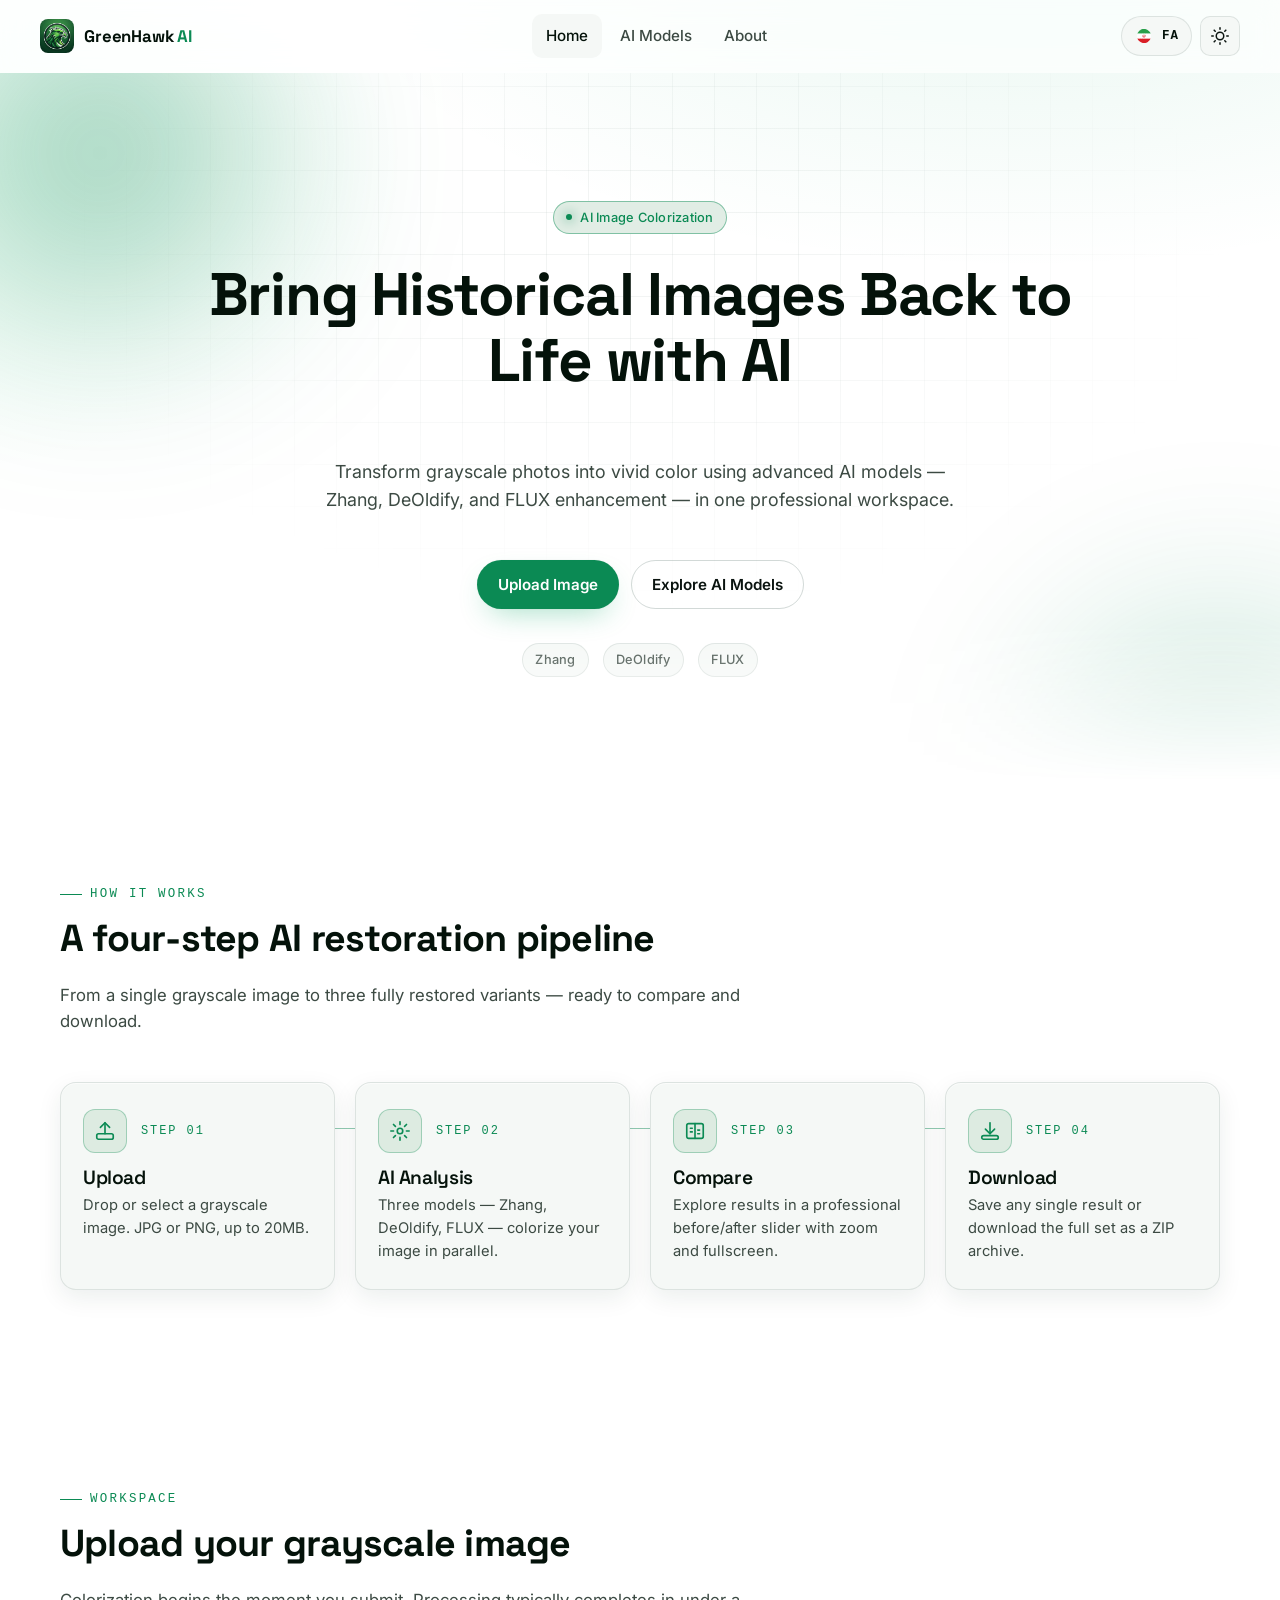
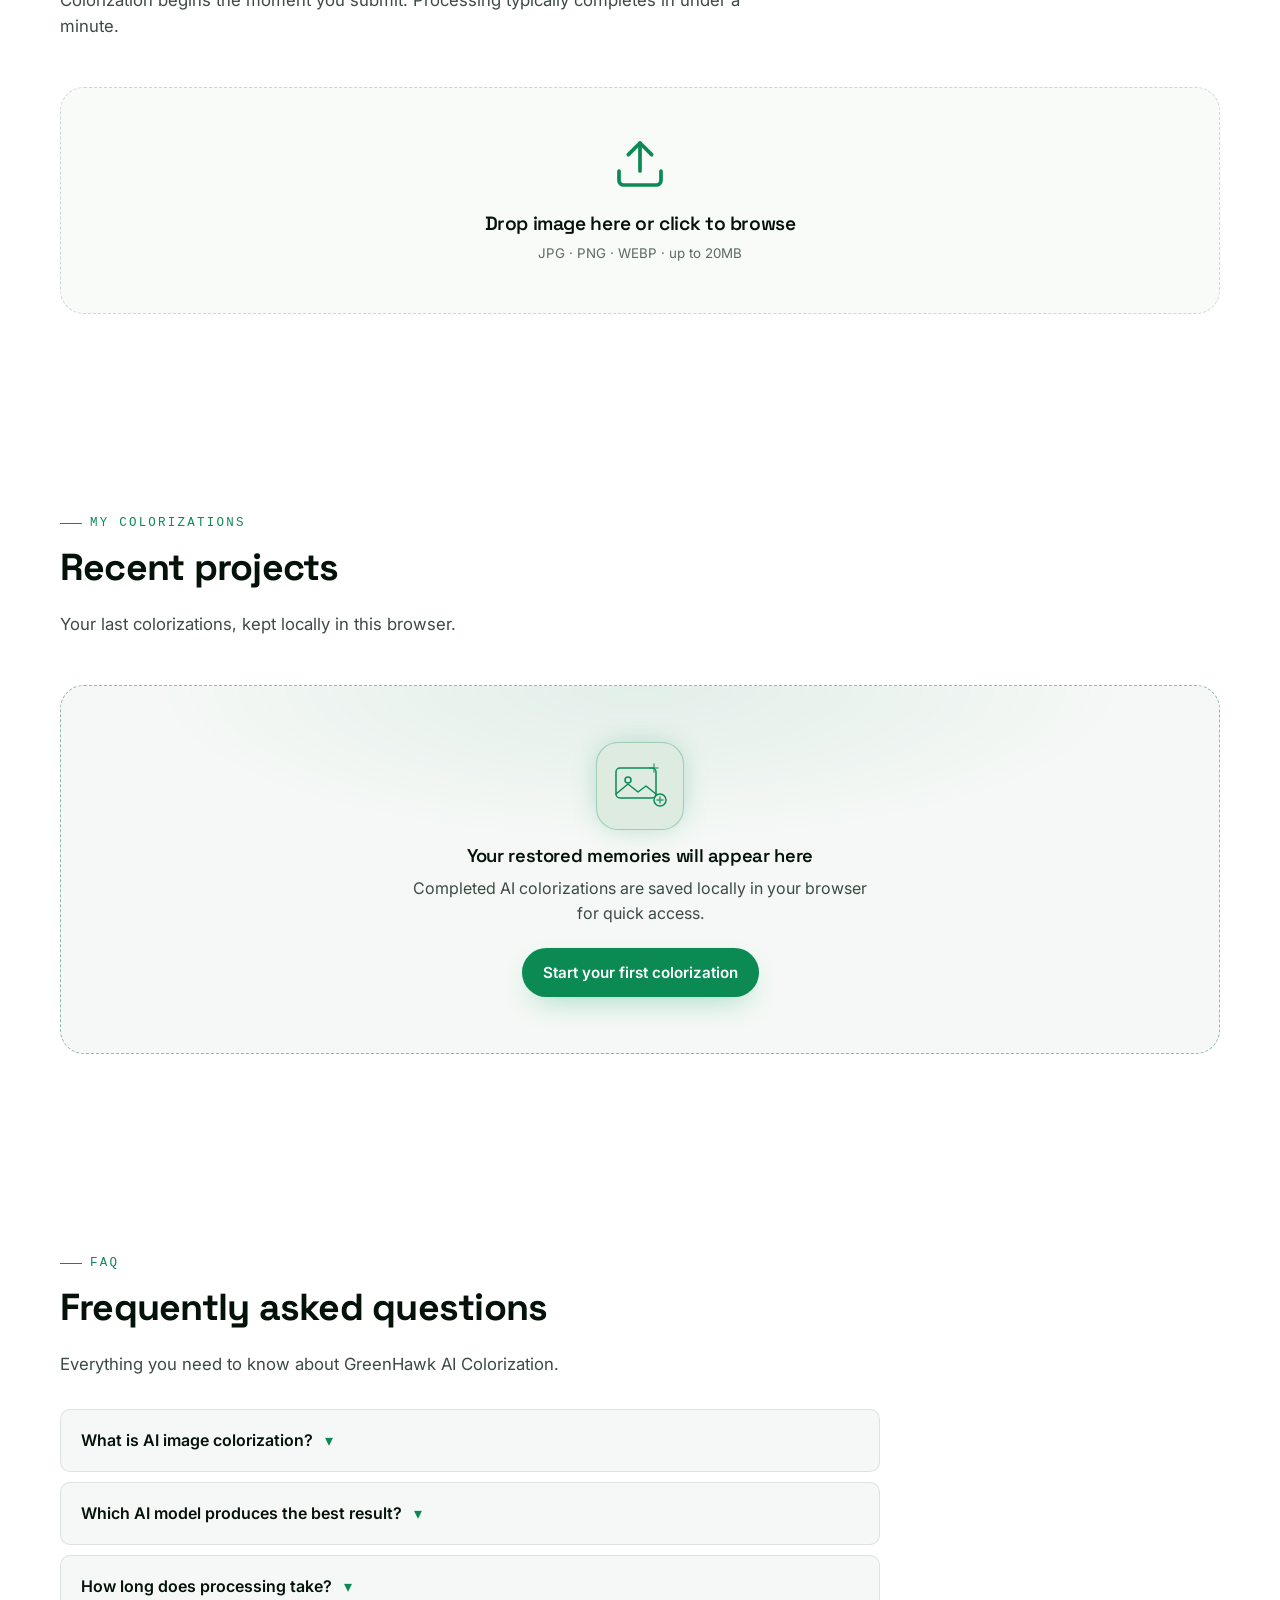
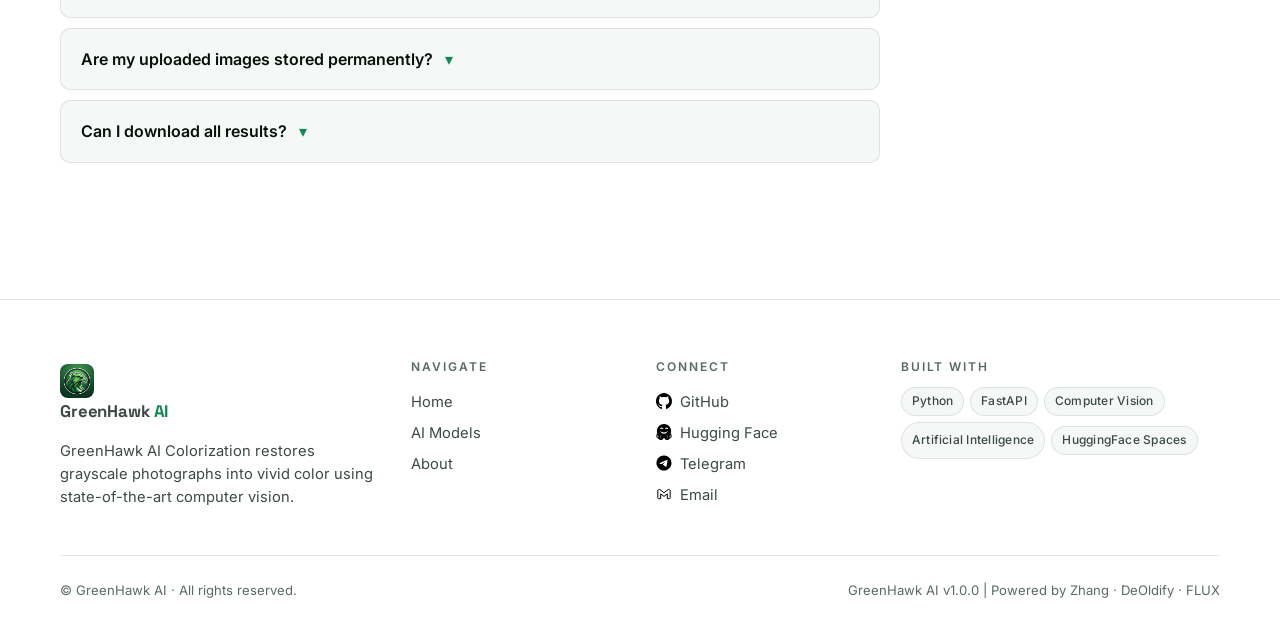
<file: frontend/public/index.html>
<!doctype html>
<html lang="en" dir="ltr" data-theme="dark">
<head>
<meta charset="UTF-8" />
<meta name="viewport" content="width=device-width, initial-scale=1" />
<title>GreenHawk AI — Colorize Historical Images with Advanced AI 🐉</title>
<meta name="description" content="GreenHawk AI Colorization restores grayscale photographs into vivid color using Zhang, DeOldify, and FLUX — a professional computer-vision studio in the browser." />
<meta property="og:title" content="GreenHawk AI — Colorize Historical Images" />
<meta property="og:description" content="Bring grayscale photos back to life with three advanced AI colorization models in one professional studio." />
<meta property="og:type" content="website" />
<meta property="og:url" content="./index.html" />
<meta property="og:image" content="assets/logo/greenhawk.png" />
<meta name="twitter:card" content="summary_large_image" />
<link rel="icon" type="image/png" href="./favicon.png" />
<link rel="canonical" href="./index.html" />
<link rel="preconnect" href="https://fonts.googleapis.com" />
<link rel="preconnect" href="https://fonts.gstatic.com" crossorigin />
<link href="https://fonts.googleapis.com/css2?family=Inter:wght@400;500;600;700&family=Space+Grotesk:wght@500;600;700&family=Vazirmatn:wght@400;500;600;700&display=swap" rel="stylesheet" />
<link rel="stylesheet" href="css/themes.css" />
<link rel="stylesheet" href="css/style.css" />
<link rel="stylesheet" href="css/responsive.css" />
<script type="application/ld+json">
{"@context":"https://schema.org","@type":"WebApplication","name":"GreenHawk AI Colorization","applicationCategory":"MultimediaApplication","description":"AI-powered image colorization studio using Zhang, DeOldify, and FLUX models."}
</script>
</head>
<body>

<header class="nav" role="banner">
  <div class="container nav-inner">
    <a class="brand" href="./index.html">
      <img src="assets/logo/greenhawk.png" alt="GreenHawk logo" />
      <span class="brand-name">GreenHawk<span> AI</span></span>
    </a>
    <nav class="nav-links" aria-label="Primary">
      <a data-nav-link href="./index.html" data-i18n="nav.home">Home</a>
      <a data-nav-link href="./models.html" data-i18n="nav.models">AI Models</a>
      <a data-nav-link href="./about.html" data-i18n="nav.about">About</a>
    </nav>
    <div class="nav-right">
      <button class="lang-btn" data-lang-toggle aria-label="Toggle language"><span class="lang-flag"><img src="assets/flags/iran.svg" alt="Iran flag" width="20" height="14"></span><span class="lang-code">FA</span></button>
      <button class="btn-icon" data-theme-toggle aria-label="Toggle theme" aria-pressed="true">
        <svg data-icon="moon" width="18" height="18" viewBox="0 0 24 24" fill="none" stroke="currentColor" stroke-width="2" stroke-linecap="round" stroke-linejoin="round"><path d="M21 12.79A9 9 0 1 1 11.21 3 7 7 0 0 0 21 12.79z"/></svg>
        <svg data-icon="sun" width="18" height="18" viewBox="0 0 24 24" fill="none" stroke="currentColor" stroke-width="2" stroke-linecap="round" stroke-linejoin="round" style="display:none"><circle cx="12" cy="12" r="5"/><path d="M12 1v2M12 21v2M4.22 4.22l1.42 1.42M18.36 18.36l1.42 1.42M1 12h2M21 12h2M4.22 19.78l1.42-1.42M18.36 5.64l1.42-1.42"/></svg>
      </button>
      <button class="btn-icon hamburger" data-hamburger aria-label="Menu" aria-expanded="false" aria-controls="mobile-panel">
        <svg width="20" height="20" viewBox="0 0 24 24" fill="none" stroke="currentColor" stroke-width="2" stroke-linecap="round"><path d="M3 6h18M3 12h18M3 18h18"/></svg>
      </button>
    </div>
  </div>
</header>
<button class="scroll-to-top" data-scroll-top aria-label="Scroll to top" style="display: none;">
  <svg viewBox="0 0 24 24" fill="none" stroke="currentColor" stroke-width="2" stroke-linecap="round" stroke-linejoin="round"><path d="M18 15l-6-6-6 6"/></svg>
</button>

<div class="mobile-backdrop" id="mobile-backdrop" aria-hidden="true"></div>
<aside class="mobile-panel" id="mobile-panel" aria-label="Mobile menu">
  <a data-nav-link href="./index.html" data-i18n="nav.home">Home</a>
  <a data-nav-link href="./models.html" data-i18n="nav.models">AI Models</a>
  <a data-nav-link href="./about.html" data-i18n="nav.about">About</a>
</aside>

<main>

  <section class="hero" id="top">
    <div class="grid-bg" aria-hidden="true"></div>
    <div class="orb a" aria-hidden="true"></div>
    <div class="orb b" aria-hidden="true"></div>
    <div class="container hero-inner">
      <span class="chip on"><span class="dot"></span><span data-i18n="hero.eyebrow">AI Image Colorization</span></span>
      <h1>
        <span data-i18n="hero.title">Bring Historical Images Back to Life with AI</span>
      </h1>
      <p class="sub" data-i18n="hero.sub">Transform grayscale photos into vivid color using advanced AI models — Zhang, DeOldify, and FLUX enhancement — in one professional workspace.</p>
      <div class="cta">
        <a class="btn btn-primary" href="#upload" data-i18n="hero.cta.primary">Upload Image</a>
        <a class="btn btn-ghost" href="./models.html" data-i18n="hero.cta.secondary">Explore AI Models</a>
      </div>
      <div class="trust" aria-hidden="true">
        <span class="chip">Zhang</span>
        <span class="chip">DeOldify</span>
        <span class="chip">FLUX</span>
      </div>
    </div>
  </section>

  <section id="how">
    <div class="container">
      <div class="section-head">
        <span class="eyebrow" data-i18n="how.eyebrow">How It Works</span>
        <h2 data-i18n="how.title">A four-step AI restoration pipeline</h2>
        <p data-i18n="how.sub">From a single grayscale image to three fully restored variants — ready to compare and download.</p>
      </div>
      <div class="steps" data-connected="true">
        <div class="step" data-step="1">
          <div class="step-head">
            <div class="icon" aria-hidden="true"><svg width="22" height="22" viewBox="0 0 24 24" fill="none" stroke="currentColor" stroke-width="1.8" stroke-linecap="round" stroke-linejoin="round"><path d="M12 3v12"/><path d="m7 8 5-5 5 5"/><rect x="3" y="15" width="18" height="6" rx="2"/></svg></div>
            <div class="num">STEP 01</div>
          </div>
          <h3 data-i18n="how.s1.title">Upload</h3>
          <p data-i18n="how.s1.body">Drop or select a grayscale image. JPG or PNG, up to 20MB.</p>
        </div>
        <div class="step" data-step="2">
          <div class="step-head">
            <div class="icon" aria-hidden="true"><svg width="22" height="22" viewBox="0 0 24 24" fill="none" stroke="currentColor" stroke-width="1.8" stroke-linecap="round" stroke-linejoin="round"><circle cx="12" cy="12" r="3"/><path d="M12 2v3M12 19v3M2 12h3M19 12h3M4.9 4.9l2.1 2.1M17 17l2.1 2.1M4.9 19.1 7 17M17 7l2.1-2.1"/></svg></div>
            <div class="num">STEP 02</div>
          </div>
          <h3 data-i18n="how.s2.title">AI Analysis</h3>
          <p data-i18n="how.s2.body">Three models — Zhang, DeOldify, FLUX — colorize your image in parallel.</p>
        </div>
        <div class="step" data-step="3">
          <div class="step-head">
            <div class="icon" aria-hidden="true"><svg width="22" height="22" viewBox="0 0 24 24" fill="none" stroke="currentColor" stroke-width="1.8" stroke-linecap="round" stroke-linejoin="round"><rect x="3" y="4" width="18" height="16" rx="2"/><path d="M12 4v16"/><path d="M7 9h2M7 13h2M15 11h2M15 15h2"/></svg></div>
            <div class="num">STEP 03</div>
          </div>
          <h3 data-i18n="how.s3.title">Compare</h3>
          <p data-i18n="how.s3.body">Explore results in a professional before/after slider with zoom and fullscreen.</p>
        </div>
        <div class="step" data-step="4">
          <div class="step-head">
            <div class="icon" aria-hidden="true"><svg width="22" height="22" viewBox="0 0 24 24" fill="none" stroke="currentColor" stroke-width="1.8" stroke-linecap="round" stroke-linejoin="round"><path d="M12 3v12"/><path d="m7 10 5 5 5-5"/><rect x="3" y="17" width="18" height="4" rx="2"/></svg></div>
            <div class="num">STEP 04</div>
          </div>
          <h3 data-i18n="how.s4.title">Download</h3>
          <p data-i18n="how.s4.body">Save any single result or download the full set as a ZIP archive.</p>
        </div>
      </div>
    </div>
  </section>

  <section id="upload">
    <div class="container">
      <div class="section-head">
        <span class="eyebrow" data-i18n="upload.eyebrow">Workspace</span>
        <h2 data-i18n="upload.title">Upload your grayscale image</h2>
        <p data-i18n="upload.sub">Colorization begins the moment you submit. Processing typically completes in under a minute.</p>
      </div>

      <div class="workspace">
        <div class="dropzone" id="dropzone" tabindex="0" role="button" aria-label="Upload image">
          <svg class="zone-icon" viewBox="0 0 24 24" fill="none" stroke="currentColor" stroke-width="1.6" stroke-linecap="round" stroke-linejoin="round"><path d="M21 15v4a2 2 0 0 1-2 2H5a2 2 0 0 1-2-2v-4"/><polyline points="17 8 12 3 7 8"/><line x1="12" y1="3" x2="12" y2="15"/></svg>
          <h3 data-i18n="upload.drop.title">Drop image here or click to browse</h3>
          <small data-i18n="upload.drop.sub">JPG · PNG · WEBP · up to 20MB</small>
          <input type="file" id="file-input" accept="image/png,image/jpeg,image/webp" hidden />
        </div>

        <div class="upload-preview hidden" id="upload-preview">
          <img id="preview-img" alt="Uploaded image preview" />
          <div class="meta">
            <div><b data-i18n="upload.file">File</b>: <span id="file-name"></span></div>
            <div><b data-i18n="upload.size">Size</b>: <span id="file-size"></span></div>
            <div><b data-i18n="upload.type">Format</b>: <span id="file-type"></span></div>
            <div class="upload-actions">
              <button class="btn btn-primary" id="start-btn" data-i18n="upload.start">Start Colorization</button>
              <button class="btn btn-ghost" id="replace-btn" data-i18n="upload.replace">Choose another</button>
            </div>
          </div>
        </div>

        <div class="error-card hidden" id="upload-error"></div>
      </div>
    </div>
  </section>

  <section id="pipeline" class="hidden">
    <div class="container">
      <div class="section-head">
        <span class="eyebrow" data-i18n="pipeline.title">Processing pipeline</span>
        <h2 data-i18n="pipeline.title">Processing pipeline</h2>
      </div>
      <div class="pipeline pipeline-v2">
        <div class="row">
          <span class="status-badge" id="pipe-badge" data-status="queued">
            <span class="dot"></span><span data-label>queued</span>
          </span>
          <span class="progress-num" id="pipe-num">0%</span>
        </div>
        <div class="progress" role="progressbar" aria-label="Colorization progress" aria-valuemin="0" aria-valuemax="100" aria-valuenow="0">
          <div class="bar" id="pipe-bar"></div>
        </div>
        <ol class="stages stages-timeline" aria-label="Processing stages">
          <li class="stage" data-stage="prep">
            <div class="stage-icon" aria-hidden="true">
              <svg viewBox="0 0 24 24" fill="none" stroke="currentColor" stroke-width="1.8" stroke-linecap="round" stroke-linejoin="round"><path d="M21 15v4a2 2 0 0 1-2 2H5a2 2 0 0 1-2-2v-4"/><polyline points="17 8 12 3 7 8"/><line x1="12" y1="3" x2="12" y2="15"/></svg>
            </div>
            <span class="label">01</span>
            <span class="name" data-i18n="pipeline.s0">Upload prep</span>
            <span class="stage-status" aria-hidden="true"></span>
          </li>
          <li class="stage-link" aria-hidden="true"><span class="stage-link-inner"></span></li>
          <li class="stage" data-stage="zhang">
            <div class="stage-icon" aria-hidden="true">
              <svg viewBox="0 0 24 24" fill="none" stroke="currentColor" stroke-width="1.8" stroke-linecap="round" stroke-linejoin="round"><circle cx="12" cy="12" r="3"/><path d="M12 2v3M12 19v3M4.2 4.2l2.1 2.1M17.7 17.7l2.1 2.1M2 12h3M19 12h3M4.2 19.8l2.1-2.1M17.7 6.3l2.1-2.1"/></svg>
            </div>
            <span class="label">02</span>
            <span class="name" data-i18n="pipeline.s1">Zhang</span>
            <span class="stage-status" aria-hidden="true"></span>
          </li>
          <li class="stage-link" aria-hidden="true"><span class="stage-link-inner"></span></li>
          <li class="stage" data-stage="deoldify">
            <div class="stage-icon" aria-hidden="true">
              <svg viewBox="0 0 24 24" fill="none" stroke="currentColor" stroke-width="1.8" stroke-linecap="round" stroke-linejoin="round"><path d="M12 3a9 9 0 1 0 9 9c0-1-2 1-4 1s-3-1-3-3 2-3 2-5-2-2-4-2z"/><circle cx="8.5" cy="10.5" r="1"/><circle cx="15" cy="8" r="1"/><circle cx="16.5" cy="13" r="1"/></svg>
            </div>
            <span class="label">03</span>
            <span class="name" data-i18n="pipeline.s2">DeOldify</span>
            <span class="stage-status" aria-hidden="true"></span>
          </li>
          <li class="stage-link" aria-hidden="true"><span class="stage-link-inner"></span></li>
          <li class="stage" data-stage="flux">
            <div class="stage-icon" aria-hidden="true">
              <svg viewBox="0 0 24 24" fill="none" stroke="currentColor" stroke-width="1.8" stroke-linecap="round" stroke-linejoin="round"><polygon points="13 2 3 14 12 14 11 22 21 10 12 10 13 2"/></svg>
            </div>
            <span class="label">04</span>
            <span class="name" data-i18n="pipeline.s3">FLUX</span>
            <span class="stage-status" aria-hidden="true"></span>
          </li>
          <li class="stage-link" aria-hidden="true"><span class="stage-link-inner"></span></li>
          <li class="stage" data-stage="done">
            <div class="stage-icon" aria-hidden="true">
              <svg viewBox="0 0 24 24" fill="none" stroke="currentColor" stroke-width="2" stroke-linecap="round" stroke-linejoin="round"><polyline points="20 6 9 17 4 12"/></svg>
            </div>
            <span class="label">05</span>
            <span class="name" data-i18n="pipeline.s4">Completed</span>
            <span class="stage-status" aria-hidden="true"></span>
          </li>
        </ol>
        <div class="pipeline-note" data-i18n="pipeline.note">Your image is being processed by advanced AI models. This may take a moment.</div>
        <div class="error-card hidden" id="pipe-error">
          <b data-i18n="pipeline.error">Colorization failed</b> — <span data-msg></span>
          <div class="upload-actions"><button class="btn btn-ghost" id="pipe-retry" data-i18n="pipeline.retry">Retry</button></div>
        </div>
      </div>
    </div>
  </section>

  <section id="compare-section" class="hidden">
    <div class="container">
      <div class="section-head">
        <span class="eyebrow" data-i18n="compare.eyebrow">Comparison Studio</span>
        <h2 data-i18n="compare.title">Compare AI colorization results</h2>
        <p data-i18n="compare.sub">Set left and right images, then drag the divider to inspect every detail.</p>
      </div>

      <div class="compare-head">
        <div class="selectors">
          <label>
            <span data-i18n="compare.left">Left</span>
            <select id="cmp-select-left">
              <option value="original" data-i18n="compare.opt.original">Original (grayscale)</option>
              <option value="zhang" data-i18n="compare.opt.zhang">Zhang</option>
              <option value="deoldify" data-i18n="compare.opt.deoldify">DeOldify</option>
              <option value="flux" data-i18n="compare.opt.flux">FLUX</option>
            </select>
          </label>
          <label>
            <span data-i18n="compare.right">Right</span>
            <select id="cmp-select-right">
              <option value="original" data-i18n="compare.opt.original">Original (grayscale)</option>
              <option value="zhang" data-i18n="compare.opt.zhang">Zhang</option>
              <option value="deoldify" data-i18n="compare.opt.deoldify">DeOldify</option>
              <option value="flux" selected data-i18n="compare.opt.flux">FLUX</option>
            </select>
          </label>
        </div>
      </div>

      <div class="viewer" id="compare-viewer">
        <div class="imgwrap"><img id="cmp-right" alt="Right image" /></div>
        <div class="imgwrap top" id="cmp-top"><img id="cmp-left" alt="Left image" /></div>
        <div class="tag left" id="cmp-tag-left">ORIGINAL</div>
        <div class="tag right" id="cmp-tag-right">FLUX</div>
        <div class="divider" id="cmp-divider" aria-hidden="true"></div>
        <button class="handle" id="cmp-handle" role="slider" aria-label="Comparison position" aria-valuemin="0" aria-valuemax="100" aria-valuenow="50" tabindex="0">
          <svg width="18" height="18" viewBox="0 0 24 24" fill="none" stroke="currentColor" stroke-width="2.2" stroke-linecap="round" stroke-linejoin="round"><polyline points="15 6 9 12 15 18"/><polyline points="9 6 15 12 9 18"/></svg>
        </button>
        <div class="viewer-toolbar" role="toolbar" aria-label="Viewer tools">
          <button class="btn-icon" id="cmp-zoom-out" aria-label="Zoom out"><svg width="16" height="16" viewBox="0 0 24 24" fill="none" stroke="currentColor" stroke-width="2" stroke-linecap="round"><circle cx="11" cy="11" r="7"/><line x1="20" y1="20" x2="16.65" y2="16.65"/><line x1="8" y1="11" x2="14" y2="11"/></svg></button>
          <button class="btn-icon" id="cmp-zoom-in" aria-label="Zoom in"><svg width="16" height="16" viewBox="0 0 24 24" fill="none" stroke="currentColor" stroke-width="2" stroke-linecap="round"><circle cx="11" cy="11" r="7"/><line x1="20" y1="20" x2="16.65" y2="16.65"/><line x1="8" y1="11" x2="14" y2="11"/><line x1="11" y1="8" x2="11" y2="14"/></svg></button>
          <button class="btn-icon" id="cmp-fullscreen" aria-label="Fullscreen"><svg width="16" height="16" viewBox="0 0 24 24" fill="none" stroke="currentColor" stroke-width="2" stroke-linecap="round"><path d="M3 9V3h6M21 9V3h-6M3 15v6h6M21 15v6h-6"/></svg></button>
          <button class="btn-icon" id="cmp-download" aria-label="Download visible image"><svg width="16" height="16" viewBox="0 0 24 24" fill="none" stroke="currentColor" stroke-width="2" stroke-linecap="round" stroke-linejoin="round"><path d="M21 15v4a2 2 0 0 1-2 2H5a2 2 0 0 1-2-2v-4"/><polyline points="7 10 12 15 17 10"/><line x1="12" y1="15" x2="12" y2="3"/></svg></button>
        </div>
      </div>

      <div class="viewer-meta">
        <span><span data-i18n="compare.dim">Dimensions</span>: <span id="cmp-dim">—</span></span>
        <span><span data-i18n="compare.pos">Divider</span>: <span id="cmp-pos">50%</span></span>
        <span><span data-i18n="compare.zoom">Zoom</span>: <span id="cmp-zoom">1.00×</span></span>
      </div>
    </div>
  </section>

  <section id="downloads-section" class="hidden">
    <div class="container">
      <div class="section-head">
        <span class="eyebrow" data-i18n="downloads.eyebrow">Export</span>
        <h2 data-i18n="downloads.title">Download your results</h2>
        <p data-i18n="downloads.sub">Save each model output individually, or grab all three as a ZIP archive.</p>
      </div>
      <div class="downloads-grid" id="dl-grid"></div>
      <div class="dl-all"><button class="btn btn-primary" id="dl-all" data-i18n="downloads.all">Download All (ZIP)</button></div>
    </div>
  </section>

  <section id="history">
    <div class="container">
      <div class="section-head">
        <span class="eyebrow" data-i18n="history.eyebrow">My Colorizations</span>
        <h2 data-i18n="history.title">Recent projects</h2>
        <p data-i18n="history.sub">Your last colorizations, kept locally in this browser.</p>
      </div>
      <div class="history-grid" id="history-grid"></div>
      <div class="history-empty hidden" id="history-empty">
        <div class="empty-illus" aria-hidden="true">
          <svg width="64" height="64" viewBox="0 0 64 64" fill="none" stroke="currentColor" stroke-width="1.5" stroke-linecap="round" stroke-linejoin="round">
            <rect x="8" y="14" width="40" height="30" rx="4"/>
            <circle cx="20" cy="26" r="3"/>
            <path d="m8 40 12-10 10 8 8-6 10 8"/>
            <path d="M46 10v8M42 14h8" opacity=".7"/>
            <circle cx="52" cy="46" r="6"/>
            <path d="M52 43v6M49 46h6" opacity=".8"/>
          </svg>
        </div>
        <h3 data-i18n="history.empty.title">Your restored memories will appear here</h3>
        <p data-i18n="history.empty.body">Completed AI colorizations are saved locally in your browser for quick access.</p>
        <a class="btn btn-primary" href="#upload" data-i18n="history.empty.cta">Start your first colorization</a>
      </div>
    </div>
  </section>

  <section id="faq">
    <div class="container">
      <div class="section-head">
        <span class="eyebrow" data-i18n="faq.eyebrow">FAQ</span>
        <h2 data-i18n="faq.title">Frequently asked questions</h2>
        <p data-i18n="faq.sub">Everything you need to know about GreenHawk AI Colorization.</p>
      </div>
      <div class="faq">
        <div class="faq-item" data-open="false">
          <button class="faq-q" aria-expanded="false"><span data-i18n="faq.q1">What is AI image colorization?</span><span class="chev" aria-hidden="true">▾</span></button>
          <div class="faq-a" data-i18n="faq.a1"></div>
        </div>
        <div class="faq-item" data-open="false">
          <button class="faq-q" aria-expanded="false"><span data-i18n="faq.q2">Which AI model produces the best result?</span><span class="chev" aria-hidden="true">▾</span></button>
          <div class="faq-a" data-i18n="faq.a2"></div>
        </div>
        <div class="faq-item" data-open="false">
          <button class="faq-q" aria-expanded="false"><span data-i18n="faq.q3">How long does processing take?</span><span class="chev" aria-hidden="true">▾</span></button>
          <div class="faq-a" data-i18n="faq.a3"></div>
        </div>
        <div class="faq-item" data-open="false">
          <button class="faq-q" aria-expanded="false"><span data-i18n="faq.q4">Are my uploaded images stored permanently?</span><span class="chev" aria-hidden="true">▾</span></button>
          <div class="faq-a" data-i18n="faq.a4"></div>
        </div>
        <div class="faq-item" data-open="false">
          <button class="faq-q" aria-expanded="false"><span data-i18n="faq.q5">Can I download all results?</span><span class="chev" aria-hidden="true">▾</span></button>
          <div class="faq-a" data-i18n="faq.a5"></div>
        </div>
      </div>
    </div>
  </section>

</main>

<footer class="footer" role="contentinfo">
  <div class="container">
    <div class="footer-grid">
      <div class="brand-block">
        <a class="brand" href="./index.html">
          <img src="assets/logo/greenhawk.png" alt="GreenHawk logo" />
          <span class="brand-name">GreenHawk<span> AI</span></span>
        </a>
        <p data-i18n="footer.desc">GreenHawk AI Colorization restores grayscale photographs into vivid color using state-of-the-art computer vision.</p>
      </div>
      <div>
        <h4 data-i18n="footer.nav">Navigate</h4>
        <a href="./index.html" data-i18n="nav.home">Home</a>
        <a href="./models.html" data-i18n="nav.models">AI Models</a>
        <a href="./about.html" data-i18n="nav.about">About</a>
      </div>
      <div>
        <h4 data-i18n="footer.social.title">CONNECT</h4>
        <a href="https://github.com/Greenhawk5" rel="noopener noreferrer" class="footer-link">
          <span class="footer-link-icon">
            <img src="assets/icons/Dark/github-dark.svg" data-icon-swap="true" data-icon-dark="assets/icons/Dark/github-dark.svg" data-icon-light="assets/icons/Light/github-light.svg" alt="GitHub" width="16" height="16" />
          </span>
          <span class="footer-link-text" data-i18n="footer.social.github">GitHub</span>
        </a>
        <a href="https://huggingface.co/Greenhawk5" rel="noopener noreferrer" class="footer-link">
          <span class="footer-link-icon">
            <img src="assets/icons/Dark/hugging-dark.svg" data-icon-swap="true" data-icon-dark="assets/icons/Dark/hugging-dark.svg" data-icon-light="assets/icons/Light/hugging-face-light.svg" alt="Hugging Face" width="16" height="16" />
          </span>
          <span class="footer-link-text" data-i18n="footer.social.huggingface">Hugging Face</span>
        </a>
        <a href="https://t.me/greenhawk5" rel="noopener noreferrer" class="footer-link">
          <span class="footer-link-icon">
            <img src="assets/icons/Dark/telegram-dark.svg" data-icon-swap="true" data-icon-dark="assets/icons/Dark/telegram-dark.svg" data-icon-light="assets/icons/Light/telegram-light.svg" alt="Telegram" width="16" height="16" />
          </span>
          <span class="footer-link-text" data-i18n="footer.social.telegram">Telegram</span>
        </a>
        <a href="mailto:Ali.Faniani@gmail.com" class="footer-link">
          <span class="footer-link-icon">
            <img src="assets/icons/Dark/gmail-dark.svg" data-icon-swap="true" data-icon-dark="assets/icons/Dark/gmail-dark.svg" data-icon-light="assets/icons/Light/gmail-light.svg" alt="Email" width="16" height="16" />
          </span>
          <span class="footer-link-text" data-i18n="footer.social.email">Email</span>
        </a>
      </div>
      <div>
        <h4 data-i18n="footer.tech">Built with</h4>
        <div class="tech-badges">
          <span class="chip">Python</span>
          <span class="chip">FastAPI</span>
          <span class="chip">Computer Vision</span>
          <span class="chip">Artificial Intelligence</span>
          <a href="https://huggingface.co/Greenhawk5/activity/likes" target="_blank" rel="noopener noreferrer" class="tech-badge-spaces tech-badge-link">
            <span class="chip">HuggingFace Spaces</span>
          </a>
        </div>
      </div>
    </div>
    <div class="footer-bottom">
      <span data-i18n="footer.copy">© GreenHawk AI · All rights reserved.</span>
      <span data-i18n="footer.fine">GreenHawk AI v1.0.0 | Powered by Zhang · DeOldify · FLUX</span>
    </div>
  </div>
</footer>

<script type="module" src="js/main.js"></script>
</body>
</html>
</file>
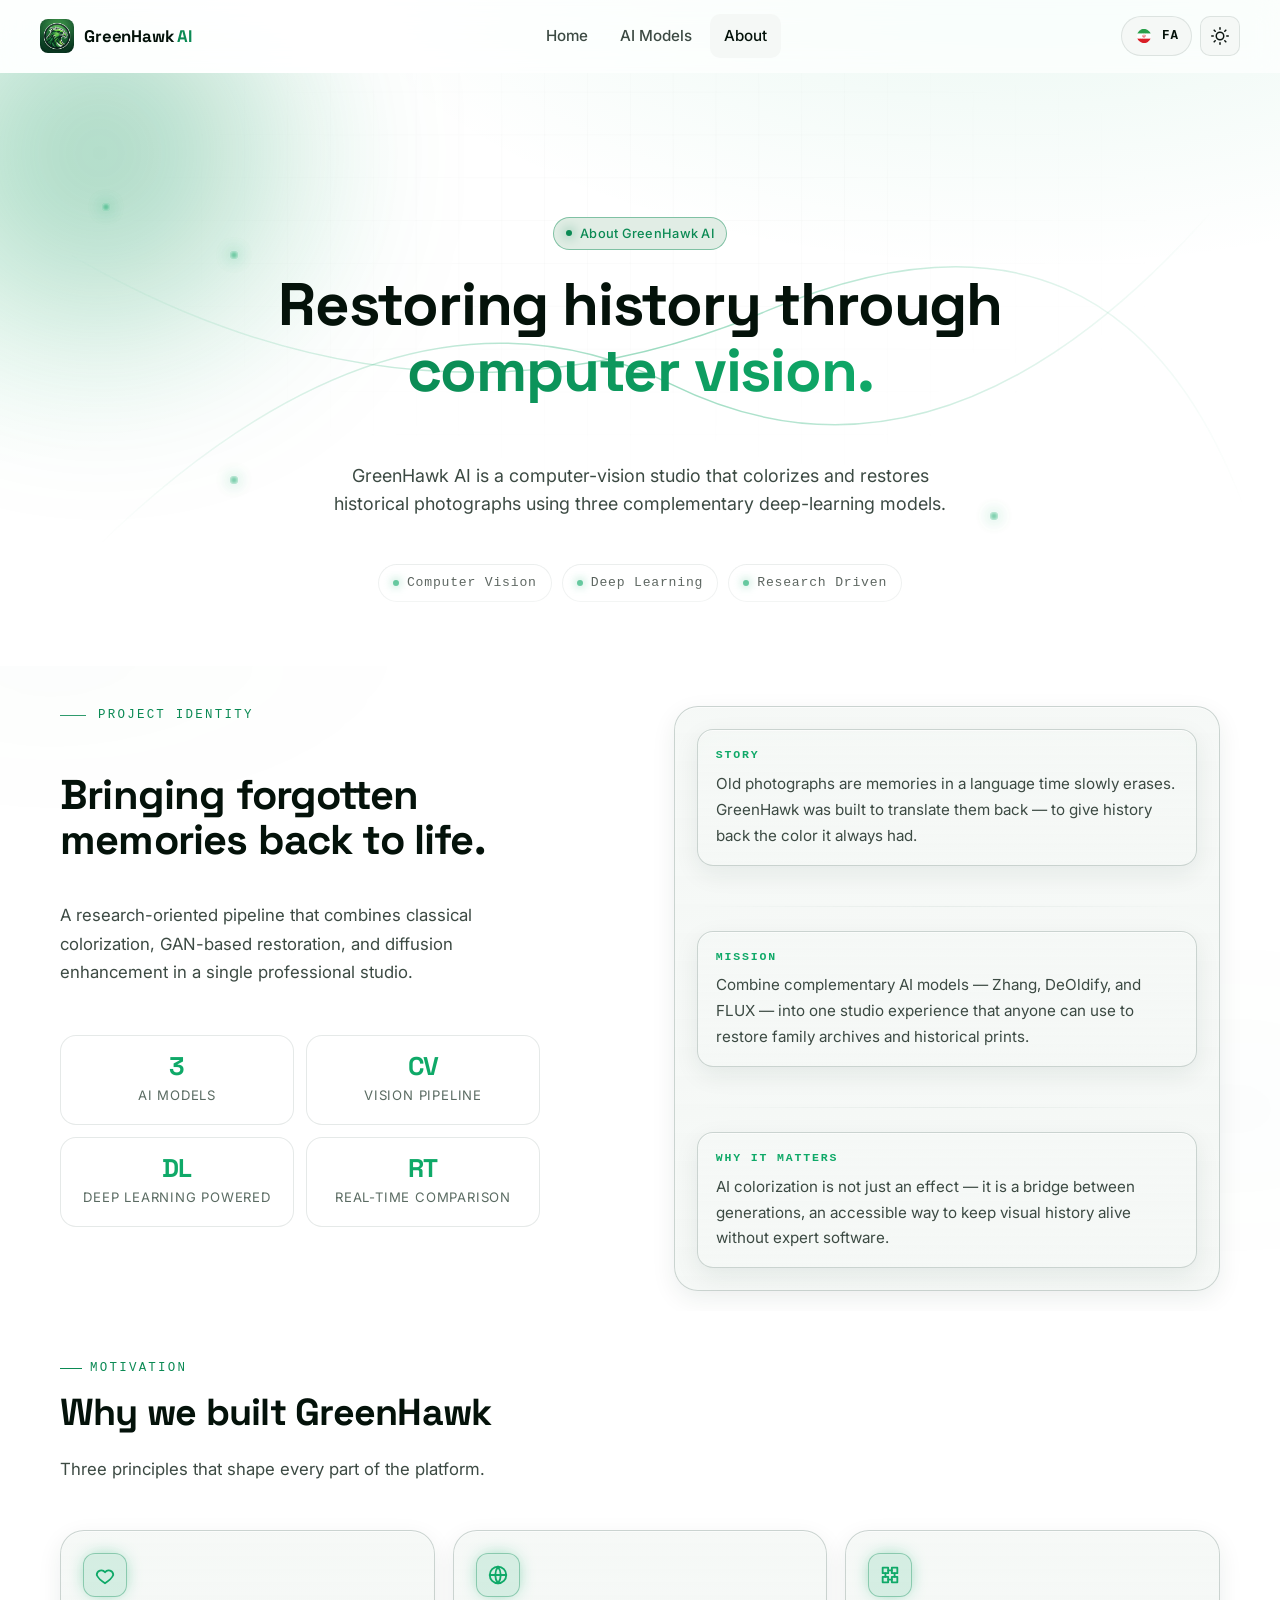
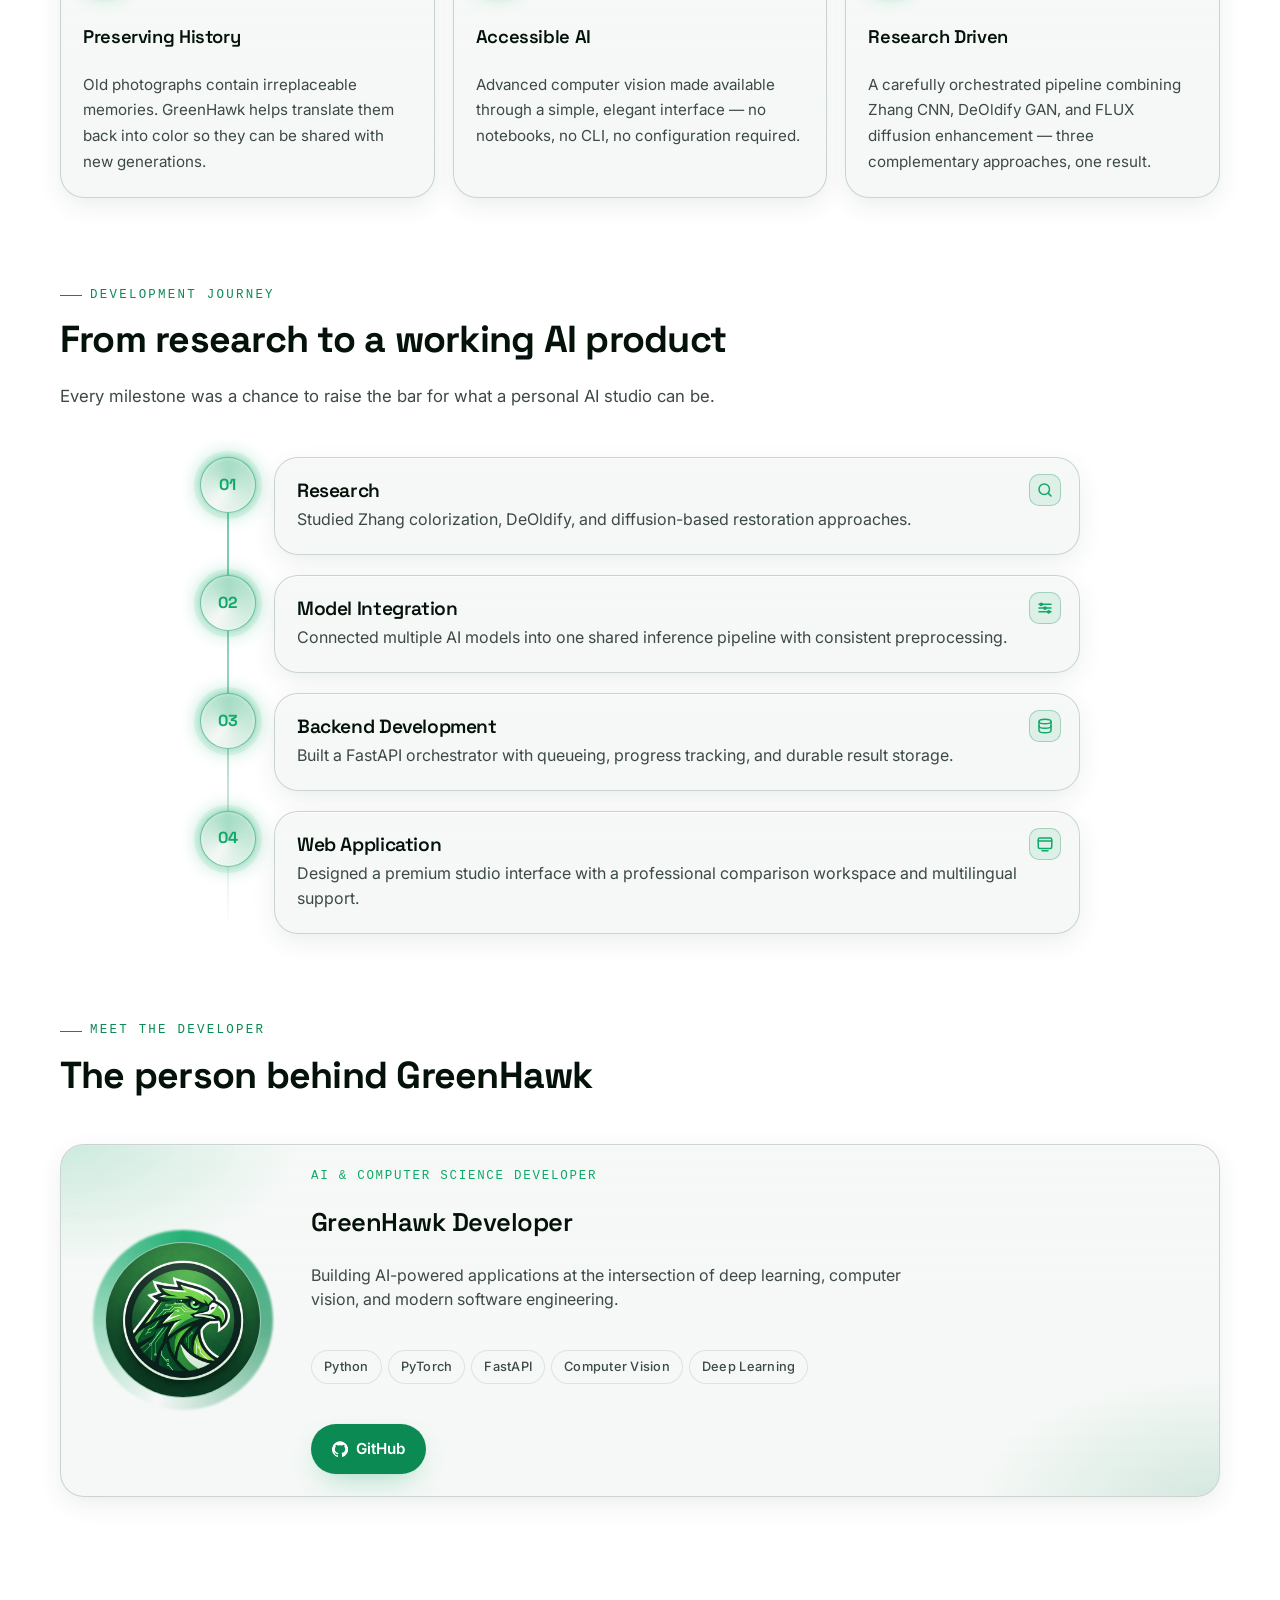
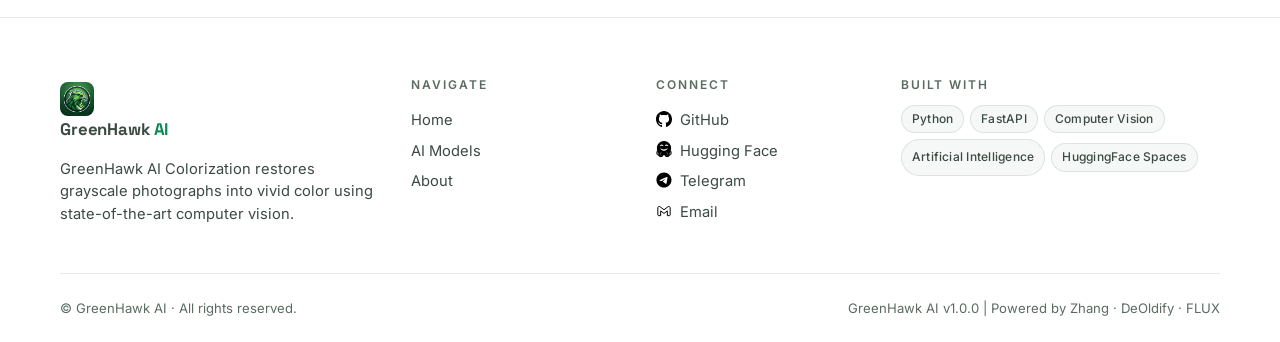
<file: frontend/public/about.html>
<!doctype html>
<html lang="en" dir="ltr" data-theme="dark">
<head>
<meta charset="UTF-8" />
<meta name="viewport" content="width=device-width, initial-scale=1" />
<title>About — GreenHawk AI Colorization</title>
<meta name="description" content="The story, motivation, and development journey behind GreenHawk AI Colorization — a computer-vision studio that brings forgotten memories back to life." />
<meta property="og:title" content="About GreenHawk AI Colorization" />
<meta property="og:description" content="A computer-vision project that translates old photographs back into color." />
<meta property="og:type" content="website" />
<meta property="og:url" content="./about.html" />
<meta property="og:image" content="assets/logo/greenhawk.png" />
<meta name="twitter:card" content="summary_large_image" />
<link rel="icon" type="image/png" href="./favicon.png" />
<link rel="canonical" href="./about.html" />
<link rel="preconnect" href="https://fonts.googleapis.com" />
<link rel="preconnect" href="https://fonts.gstatic.com" crossorigin />
<link href="https://fonts.googleapis.com/css2?family=Inter:wght@400;500;600;700&family=Space+Grotesk:wght@500;600;700&family=Vazirmatn:wght@400;500;600;700&display=swap" rel="stylesheet" />
<link rel="stylesheet" href="css/themes.css" />
<link rel="stylesheet" href="css/style.css" />
<link rel="stylesheet" href="css/responsive.css" />
</head>
<body>

<header class="nav">
  <div class="container nav-inner">
    <a class="brand" href="./index.html"><img src="assets/logo/greenhawk.png" alt="GreenHawk logo" /><span class="brand-name">GreenHawk<span> AI</span></span></a>
    <nav class="nav-links" aria-label="Primary">
      <a data-nav-link href="./index.html" data-i18n="nav.home">Home</a>
      <a data-nav-link href="./models.html" data-i18n="nav.models">AI Models</a>
      <a data-nav-link href="./about.html" data-i18n="nav.about">About</a>
    </nav>
    <div class="nav-right">
      <button class="lang-btn" data-lang-toggle aria-label="Toggle language"><span class="lang-flag"><img src="assets/flags/iran.svg" alt="Iran flag" width="20" height="14"></span><span class="lang-code">FA</span></button>
      <button class="btn-icon" data-theme-toggle aria-label="Toggle theme" aria-pressed="true">
        <svg data-icon="moon" width="18" height="18" viewBox="0 0 24 24" fill="none" stroke="currentColor" stroke-width="2" stroke-linecap="round" stroke-linejoin="round"><path d="M21 12.79A9 9 0 1 1 11.21 3 7 7 0 0 0 21 12.79z"/></svg>
        <svg data-icon="sun" width="18" height="18" viewBox="0 0 24 24" fill="none" stroke="currentColor" stroke-width="2" stroke-linecap="round" stroke-linejoin="round" style="display:none"><circle cx="12" cy="12" r="5"/><path d="M12 1v2M12 21v2M4.22 4.22l1.42 1.42M18.36 18.36l1.42 1.42M1 12h2M21 12h2M4.22 19.78l1.42-1.42M18.36 5.64l1.42-1.42"/></svg>
      </button>
      <button class="btn-icon hamburger" data-hamburger aria-label="Menu" aria-expanded="false" aria-controls="mobile-panel">
        <svg width="20" height="20" viewBox="0 0 24 24" fill="none" stroke="currentColor" stroke-width="2" stroke-linecap="round"><path d="M3 6h18M3 12h18M3 18h18"/></svg>
      </button>
    </div>
  </div>
</header>
<button class="scroll-to-top" data-scroll-top aria-label="Scroll to top" style="display: none;">
  <svg viewBox="0 0 24 24" fill="none" stroke="currentColor" stroke-width="2" stroke-linecap="round" stroke-linejoin="round"><path d="M18 15l-6-6-6 6"/></svg>
</button>

<div class="mobile-backdrop" id="mobile-backdrop"></div>
<aside class="mobile-panel" id="mobile-panel" aria-label="Mobile menu">
  <a href="./index.html" data-i18n="nav.home">Home</a>
  <a href="./models.html" data-i18n="nav.models">AI Models</a>
  <a href="./about.html" data-i18n="nav.about">About</a>
</aside>

<main>

  <!-- ========== HERO ========== -->
  <section class="hero about-hero">
    <div class="grid-bg" aria-hidden="true"></div>
    <div class="orb a" aria-hidden="true"></div>
    <div class="orb b" aria-hidden="true"></div>
    <div class="about-hero-decor" aria-hidden="true">
      <span class="deco-node n1"></span>
      <span class="deco-node n2"></span>
      <span class="deco-node n3"></span>
      <span class="deco-node n4"></span>
      <svg class="deco-lines" viewBox="0 0 800 400" preserveAspectRatio="none">
        <defs>
          <linearGradient id="ln" x1="0" x2="1">
            <stop offset="0%" stop-color="currentColor" stop-opacity="0"/>
            <stop offset="50%" stop-color="currentColor" stop-opacity=".55"/>
            <stop offset="100%" stop-color="currentColor" stop-opacity="0"/>
          </linearGradient>
        </defs>
        <path d="M60 320 Q 250 120 420 210 T 760 90" fill="none" stroke="url(#ln)" stroke-width="1"/>
        <path d="M40 120 Q 260 260 480 160 T 780 300" fill="none" stroke="url(#ln)" stroke-width="1"/>
      </svg>
    </div>
    <div class="container hero-inner about-hero-inner">
      <span class="chip on"><span class="dot"></span><span data-i18n="about.hero.eyebrow">About GreenHawk AI</span></span>
      <h1>
        <span data-i18n="about.hero.title">Restoring history through</span>
        <span class="accent" data-i18n="about.hero.title.accent">computer vision.</span>
      </h1>
      <p class="sub" data-i18n="about.hero.sub">GreenHawk AI is a computer-vision studio that colorizes and restores historical photographs using three complementary deep-learning models.</p>
      <div class="about-hero-badges">
        <span class="mini-badge"><span class="mb-dot"></span><span data-i18n="about.hero.badge.vision">Computer Vision</span></span>
        <span class="mini-badge"><span class="mb-dot"></span><span data-i18n="about.hero.badge.deep">Deep Learning</span></span>
        <span class="mini-badge"><span class="mb-dot"></span><span data-i18n="about.hero.badge.research">Research Driven</span></span>
      </div>
    </div>
  </section>

  <!-- ========== IDENTITY / MISSION ========== -->
  <section class="about-identity">
    <div class="container identity-grid">
      <div class="identity-left">
        <span class="eyebrow" data-i18n="about.identity.eyebrow">Project Identity</span>
        <h2 data-i18n="about.identity.title">Bringing forgotten memories back to life.</h2>
        <p class="identity-lead" data-i18n="about.identity.lead">A research-oriented pipeline that combines classical colorization, GAN-based restoration, and diffusion enhancement in a single professional studio.</p>
        <div class="identity-stats">
          <div class="stat-card">
            <div class="stat-value" data-i18n="about.stat.1.v">3</div>
            <div class="stat-label" data-i18n="about.stat.1.k">AI Models</div>
          </div>
          <div class="stat-card">
            <div class="stat-value" data-i18n="about.stat.2.v">CV</div>
            <div class="stat-label" data-i18n="about.stat.2.k">Vision Pipeline</div>
          </div>
          <div class="stat-card">
            <div class="stat-value" data-i18n="about.stat.3.v">DL</div>
            <div class="stat-label" data-i18n="about.stat.3.k">Deep Learning Powered</div>
          </div>
          <div class="stat-card">
            <div class="stat-value" data-i18n="about.stat.4.v">RT</div>
            <div class="stat-label" data-i18n="about.stat.4.k">Real-time Comparison</div>
          </div>
        </div>
      </div>
      <div class="identity-right glass-card">
        <div class="identity-block">
          <div class="ib-label" data-i18n="about.identity.story.label">Story</div>
          <p data-i18n="about.identity.story.body">Old photographs are memories in a language time slowly erases. GreenHawk was built to translate them back — to give history back the color it always had.</p>
        </div>
        <div class="identity-divider" aria-hidden="true"></div>
        <div class="identity-block">
          <div class="ib-label" data-i18n="about.identity.mission.label">Mission</div>
          <p data-i18n="about.identity.mission.body">Combine complementary AI models — Zhang, DeOldify, and FLUX — into one studio experience that anyone can use to restore family archives and historical prints.</p>
        </div>
        <div class="identity-divider" aria-hidden="true"></div>
        <div class="identity-block">
          <div class="ib-label" data-i18n="about.identity.why.label">Why it matters</div>
          <p data-i18n="about.identity.why.body">AI colorization is not just an effect — it is a bridge between generations, an accessible way to keep visual history alive without expert software.</p>
        </div>
      </div>
    </div>
  </section>

  <!-- ========== MOTIVATION / FEATURES ========== -->
  <section class="about-motivation">
    <div class="container">
      <div class="section-head">
        <span class="eyebrow" data-i18n="about.motivation.eyebrow">Motivation</span>
        <h2 data-i18n="about.motivation.title">Why we built GreenHawk</h2>
        <p data-i18n="about.motivation.sub">Three principles that shape every part of the platform.</p>
      </div>
      <div class="feature-grid">
        <article class="feature-card glass-card">
          <div class="feature-icon">
            <svg width="22" height="22" viewBox="0 0 24 24" fill="none" stroke="currentColor" stroke-width="2" stroke-linecap="round" stroke-linejoin="round"><path d="M12 21s-7-4.5-9-9a5 5 0 0 1 9-3 5 5 0 0 1 9 3c-2 4.5-9 9-9 9z"/></svg>
          </div>
          <h3 data-i18n="about.mot.1.t">Preserving History</h3>
          <p data-i18n="about.mot.1.b">Old photographs contain irreplaceable memories. GreenHawk helps translate them back into color so they can be shared with new generations.</p>
        </article>
        <article class="feature-card glass-card">
          <div class="feature-icon">
            <svg width="22" height="22" viewBox="0 0 24 24" fill="none" stroke="currentColor" stroke-width="2" stroke-linecap="round" stroke-linejoin="round"><circle cx="12" cy="12" r="9"/><path d="M3 12h18M12 3a15 15 0 0 1 0 18M12 3a15 15 0 0 0 0 18"/></svg>
          </div>
          <h3 data-i18n="about.mot.2.t">Accessible AI</h3>
          <p data-i18n="about.mot.2.b">Advanced computer vision made available through a simple, elegant interface — no notebooks, no CLI, no configuration required.</p>
        </article>
        <article class="feature-card glass-card">
          <div class="feature-icon">
            <svg width="22" height="22" viewBox="0 0 24 24" fill="none" stroke="currentColor" stroke-width="2" stroke-linecap="round" stroke-linejoin="round"><path d="M4 4h6v6H4zM14 4h6v6h-6zM4 14h6v6H4zM14 14h6v6h-6z"/><path d="M10 7h4M7 10v4M17 10v4M10 17h4"/></svg>
          </div>
          <h3 data-i18n="about.mot.3.t">Research Driven</h3>
          <p data-i18n="about.mot.3.b">A carefully orchestrated pipeline combining Zhang CNN, DeOldify GAN, and FLUX diffusion enhancement — three complementary approaches, one result.</p>
        </article>
      </div>
    </div>
  </section>

  <!-- ========== JOURNEY / TIMELINE ========== -->
  <section class="about-journey">
    <div class="container">
      <div class="section-head">
        <span class="eyebrow" data-i18n="about.journey.eyebrow">Development Journey</span>
        <h2 data-i18n="about.journey.title">From research to a working AI product</h2>
        <p data-i18n="about.journey.sub">Every milestone was a chance to raise the bar for what a personal AI studio can be.</p>
      </div>
      <ol class="timeline">
        <li class="tl-item">
          <div class="tl-node"><span class="tl-num">01</span></div>
          <div class="tl-card glass-card">
            <div class="tl-icon">
              <svg width="18" height="18" viewBox="0 0 24 24" fill="none" stroke="currentColor" stroke-width="2" stroke-linecap="round" stroke-linejoin="round"><circle cx="11" cy="11" r="7"/><path d="m20 20-3.5-3.5"/></svg>
            </div>
            <h3 data-i18n="about.j1.t">Research</h3>
            <p data-i18n="about.j1.b">Studied Zhang colorization, DeOldify, and diffusion-based restoration approaches.</p>
          </div>
        </li>
        <li class="tl-item">
          <div class="tl-node"><span class="tl-num">02</span></div>
          <div class="tl-card glass-card">
            <div class="tl-icon">
              <svg width="18" height="18" viewBox="0 0 24 24" fill="none" stroke="currentColor" stroke-width="2" stroke-linecap="round" stroke-linejoin="round"><path d="M4 7h16M4 12h16M4 17h16"/><circle cx="7" cy="7" r="1.5" fill="currentColor"/><circle cx="12" cy="12" r="1.5" fill="currentColor"/><circle cx="17" cy="17" r="1.5" fill="currentColor"/></svg>
            </div>
            <h3 data-i18n="about.j2.t">Model Integration</h3>
            <p data-i18n="about.j2.b">Connected multiple AI models into one shared inference pipeline with consistent preprocessing.</p>
          </div>
        </li>
        <li class="tl-item">
          <div class="tl-node"><span class="tl-num">03</span></div>
          <div class="tl-card glass-card">
            <div class="tl-icon">
              <svg width="18" height="18" viewBox="0 0 24 24" fill="none" stroke="currentColor" stroke-width="2" stroke-linecap="round" stroke-linejoin="round"><ellipse cx="12" cy="6" rx="8" ry="3"/><path d="M4 6v6c0 1.66 3.58 3 8 3s8-1.34 8-3V6"/><path d="M4 12v6c0 1.66 3.58 3 8 3s8-1.34 8-3v-6"/></svg>
            </div>
            <h3 data-i18n="about.j3.t">Backend Development</h3>
            <p data-i18n="about.j3.b">Built a FastAPI orchestrator with queueing, progress tracking, and durable result storage.</p>
          </div>
        </li>
        <li class="tl-item">
          <div class="tl-node"><span class="tl-num">04</span></div>
          <div class="tl-card glass-card">
            <div class="tl-icon">
              <svg width="18" height="18" viewBox="0 0 24 24" fill="none" stroke="currentColor" stroke-width="2" stroke-linecap="round" stroke-linejoin="round"><rect x="3" y="4" width="18" height="14" rx="2"/><path d="M3 8h18M8 21h8"/></svg>
            </div>
            <h3 data-i18n="about.j4.t">Web Application</h3>
            <p data-i18n="about.j4.b">Designed a premium studio interface with a professional comparison workspace and multilingual support.</p>
          </div>
        </li>
      </ol>
    </div>
  </section>

  <!-- ========== DEVELOPER ========== -->
  <section class="about-developer">
    <div class="container">
      <div class="section-head">
        <span class="eyebrow" data-i18n="about.dev.eyebrow">Meet the Developer</span>
        <h2 data-i18n="about.dev.title">The person behind GreenHawk</h2>
      </div>
      <div class="dev-card-pro glass-card">
        <div class="dev-avatar-pro" aria-hidden="true">
          <div class="dev-avatar-ring"></div>
          <div class="dev-avatar-inner">
            <img
              src="assets/profile/profile.jpg"
              alt="Profile"
              width="100%"
              height="100%"
              style="object-fit: cover; width: 100%; height: 100%;"
            />
          </div>
        </div>
        <div class="dev-info">
          <div class="role" data-i18n="about.dev.role">AI &amp; Computer Science Developer</div>
          <h3 data-i18n="about.dev.name">GreenHawk Developer</h3>
          <p data-i18n="about.dev.bio">Building AI applications at the intersection of deep learning, computer vision, and modern web experiences.</p>
          <div class="chip-row">
            <span class="chip" data-i18n="about.dev.skill.python">Python</span>
            <span class="chip" data-i18n="about.dev.skill.pytorch">PyTorch</span>
            <span class="chip" data-i18n="about.dev.skill.fastapi">FastAPI</span>
            <span class="chip" data-i18n="about.dev.skill.cv">Computer Vision</span>
            <span class="chip" data-i18n="about.dev.skill.dl">Deep Learning</span>
          </div>
          <div class="dev-actions">
            <a class="btn btn-primary" href="https://github.com/Greenhawk5" rel="noopener noreferrer" target="_blank">
              <svg width="16" height="16" viewBox="0 0 24 24" fill="currentColor"><path d="M12 .5a12 12 0 0 0-3.79 23.4c.6.1.82-.26.82-.58v-2c-3.34.72-4.04-1.6-4.04-1.6-.55-1.4-1.34-1.76-1.34-1.76-1.1-.75.08-.74.08-.74 1.22.09 1.86 1.25 1.86 1.25 1.08 1.85 2.84 1.32 3.53 1 .11-.78.42-1.32.77-1.62-2.67-.3-5.48-1.33-5.48-5.94 0-1.31.47-2.38 1.24-3.22-.13-.31-.54-1.53.12-3.19 0 0 1.01-.32 3.3 1.23a11.5 11.5 0 0 1 6 0c2.29-1.55 3.3-1.23 3.3-1.23.66 1.66.25 2.88.12 3.19.77.84 1.24 1.91 1.24 3.22 0 4.62-2.81 5.63-5.49 5.93.43.37.82 1.1.82 2.22v3.29c0 .32.22.7.83.58A12 12 0 0 0 12 .5z"/></svg>
              <span data-i18n="about.dev.github">GitHub</span>
            </a>
          </div>
        </div>
      </div>
    </div>
  </section>

</main>

<footer class="footer">
  <div class="container">
    <div class="footer-grid">
      <div class="brand-block">
        <a class="brand" href="./index.html"><img src="assets/logo/greenhawk.png" alt="GreenHawk logo" /><span class="brand-name">GreenHawk<span> AI</span></span></a>
        <p data-i18n="footer.desc"></p>
      </div>
      <div><h4 data-i18n="footer.nav">Navigate</h4><a href="./index.html" data-i18n="nav.home">Home</a><a href="./models.html" data-i18n="nav.models">AI Models</a><a href="./about.html" data-i18n="nav.about">About</a></div>
      <div><h4 data-i18n="footer.social.title">CONNECT</h4>
        <a href="https://github.com/Greenhawk5" rel="noopener noreferrer" class="footer-link"><span class="footer-link-icon"><img src="assets/icons/Dark/github-dark.svg" data-icon-swap="true" data-icon-dark="assets/icons/Dark/github-dark.svg" data-icon-light="assets/icons/Light/github-light.svg" alt="GitHub" width="16" height="16" /></span><span class="footer-link-text" data-i18n="footer.social.github">GitHub</span></a>
        <a href="https://huggingface.co/Greenhawk5" rel="noopener noreferrer" class="footer-link"><span class="footer-link-icon"><img src="assets/icons/Dark/hugging-dark.svg" data-icon-swap="true" data-icon-dark="assets/icons/Dark/hugging-dark.svg" data-icon-light="assets/icons/Light/hugging-face-light.svg" alt="Hugging Face" width="16" height="16" /></span><span class="footer-link-text" data-i18n="footer.social.huggingface">Hugging Face</span></a>
        <a href="https://t.me/greenhawk5" rel="noopener noreferrer" class="footer-link"><span class="footer-link-icon"><img src="assets/icons/Dark/telegram-dark.svg" data-icon-swap="true" data-icon-dark="assets/icons/Dark/telegram-dark.svg" data-icon-light="assets/icons/Light/telegram-light.svg" alt="Telegram" width="16" height="16" /></span><span class="footer-link-text" data-i18n="footer.social.telegram">Telegram</span></a>
        <a href="mailto:Ali.Faniani@gmail.com" class="footer-link"><span class="footer-link-icon"><img src="assets/icons/Dark/gmail-dark.svg" data-icon-swap="true" data-icon-dark="assets/icons/Dark/gmail-dark.svg" data-icon-light="assets/icons/Light/gmail-light.svg" alt="Email" width="16" height="16" /></span><span class="footer-link-text" data-i18n="footer.social.email">Email</span></a></div>
      <div><h4 data-i18n="footer.tech">Built with</h4><div class="tech-badges"><span class="chip">Python</span><span class="chip">FastAPI</span><span class="chip">Computer Vision</span><span class="chip">Artificial Intelligence</span><a href="https://huggingface.co/Greenhawk5/activity/likes" target="_blank" rel="noopener noreferrer" class="tech-badge-spaces tech-badge-link"><span class="chip">HuggingFace Spaces</span></a></div></div>
    </div>
    <div class="footer-bottom">
      <span data-i18n="footer.copy">© GreenHawk AI · All rights reserved.</span>
      <span data-i18n="footer.fine">GreenHawk AI v1.0.0 | Powered by Zhang · DeOldify · FLUX</span>
      </div>
  </div>
</footer>

<script type="module" src="js/main.js"></script>
</body>
</html>
</file>
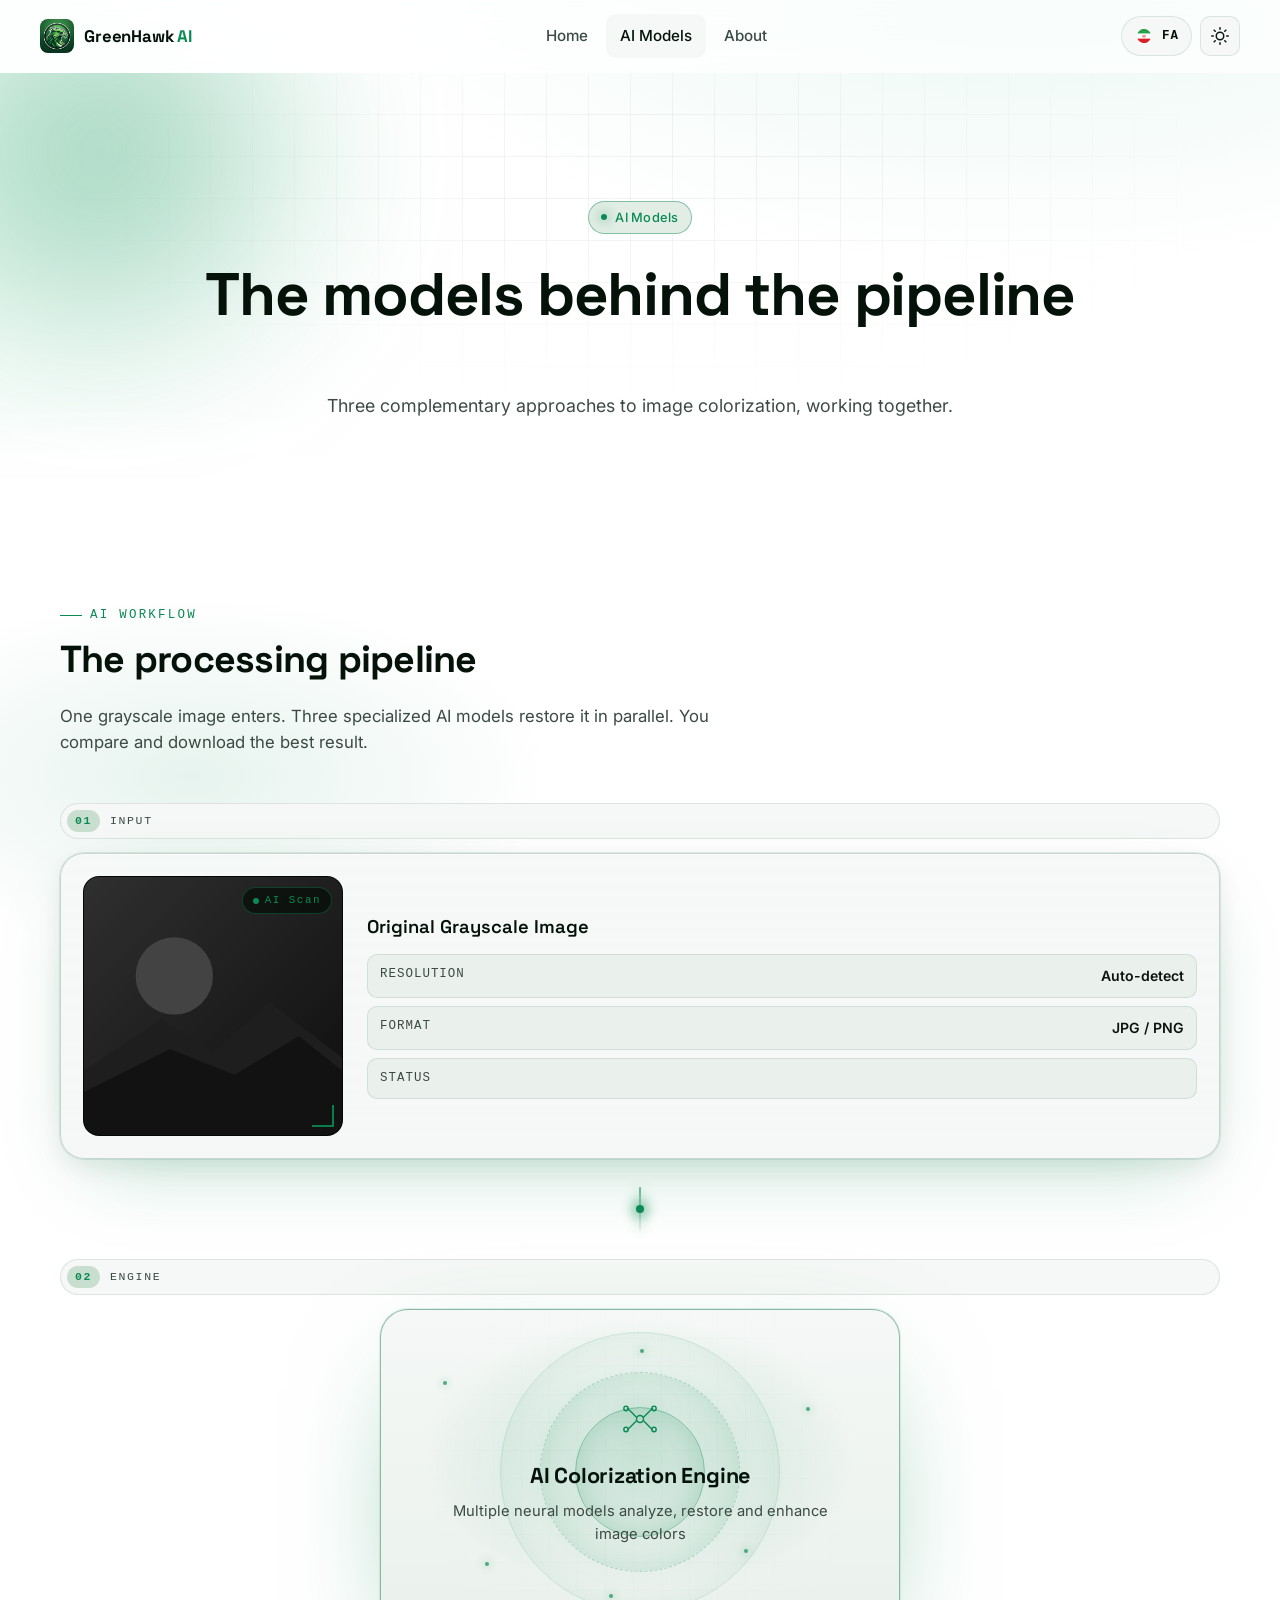
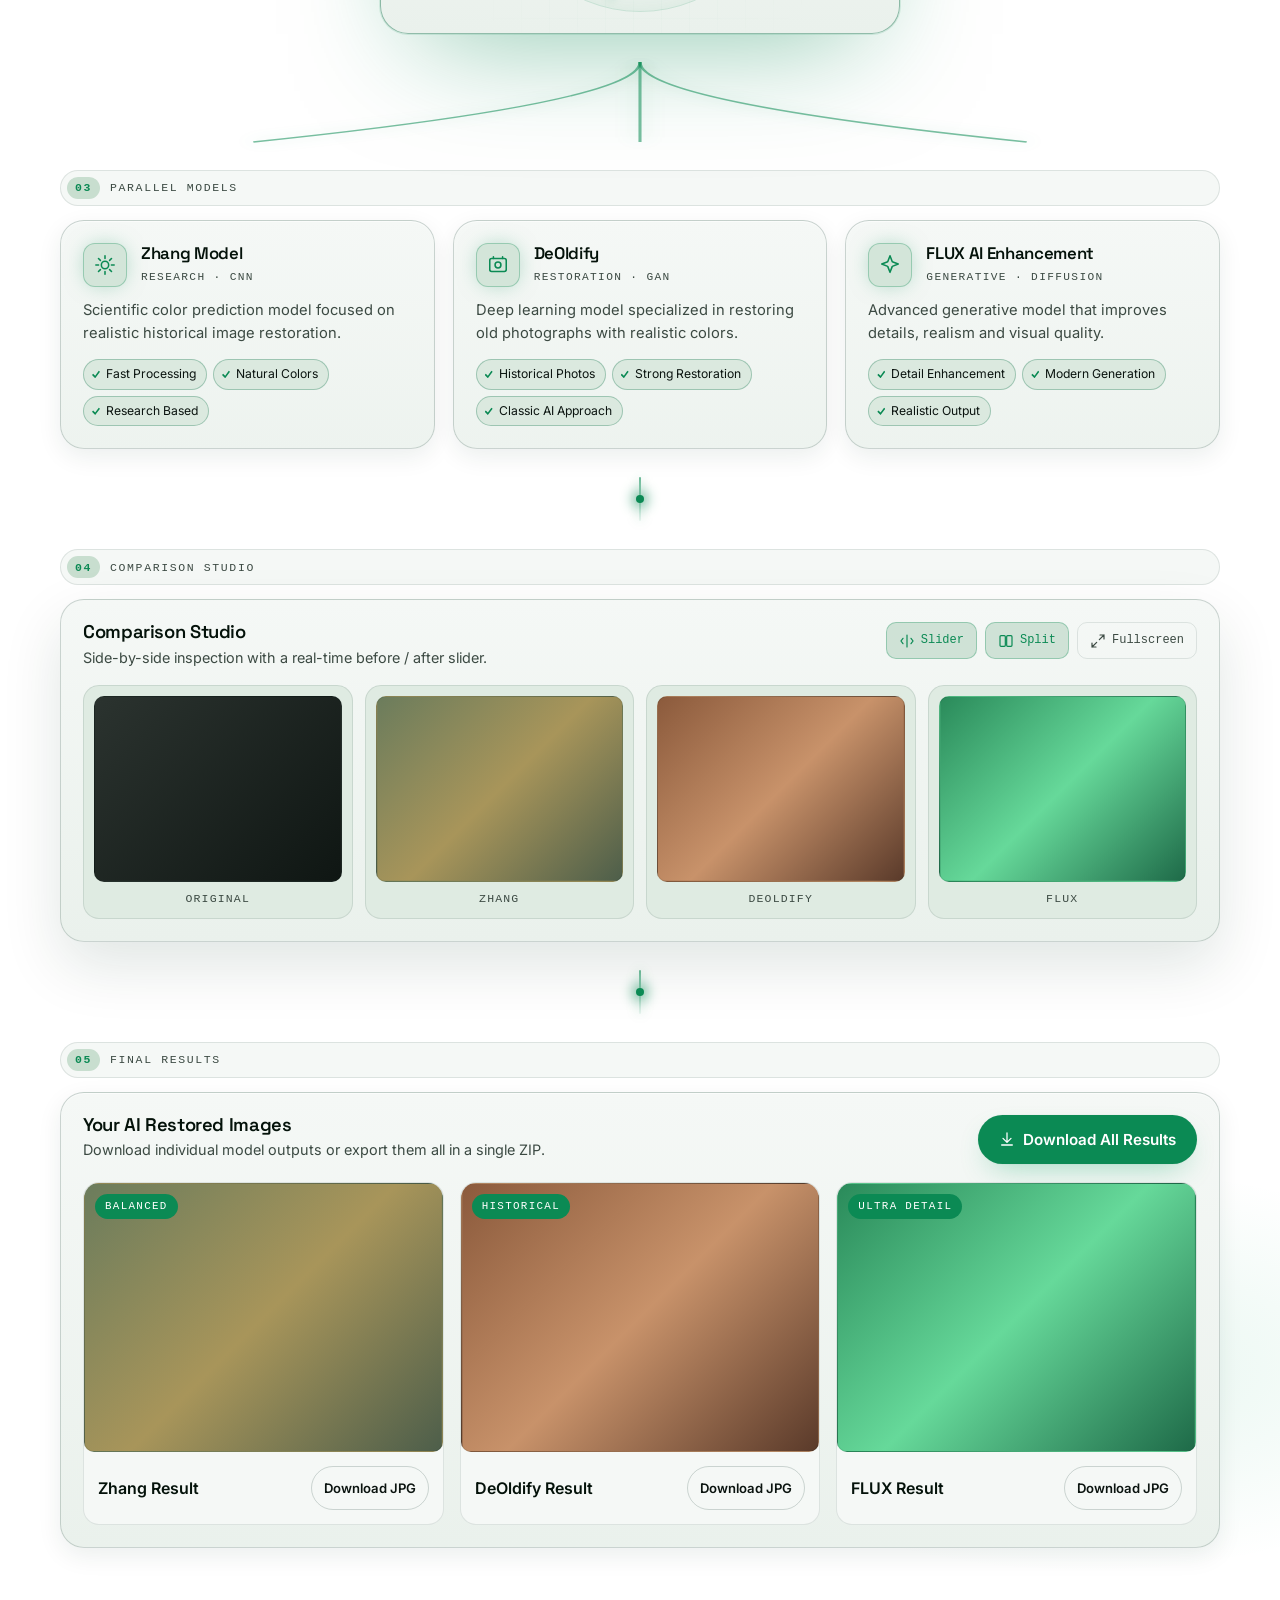
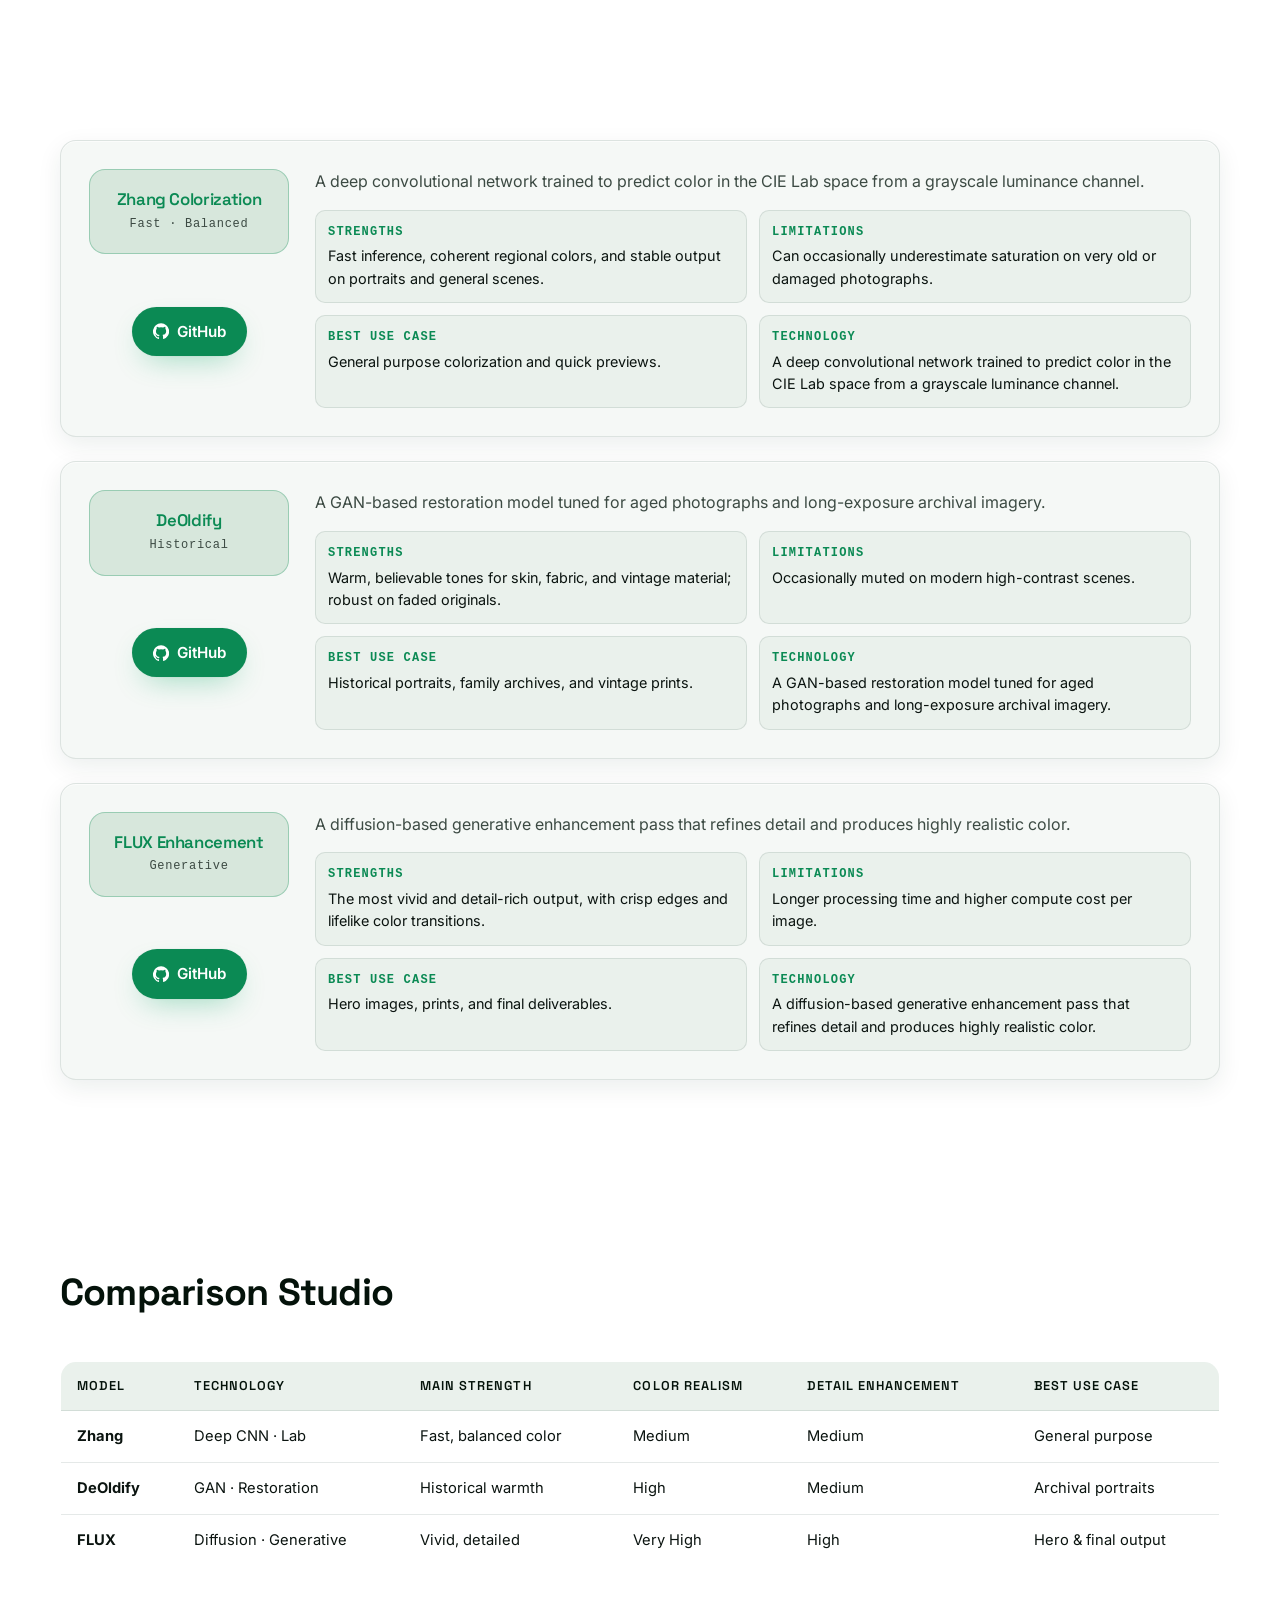
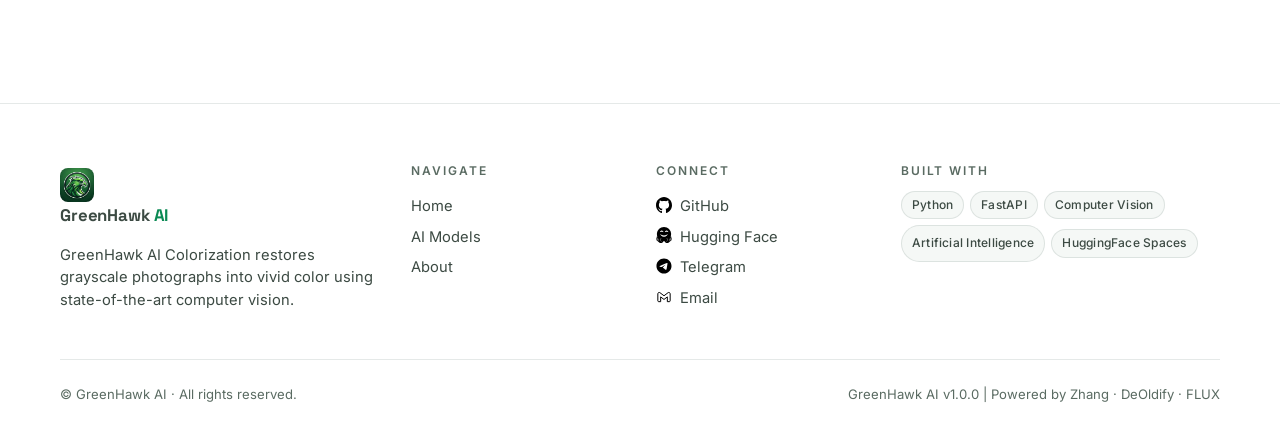
<file: frontend/public/models.html>
<!doctype html>
<html lang="en" dir="ltr" data-theme="dark">
<head>
<meta charset="UTF-8" />
<meta name="viewport" content="width=device-width, initial-scale=1" />
<title>AI Models — GreenHawk AI Colorization</title>
<meta name="description" content="Learn how Zhang, DeOldify, and FLUX-based enhancement work together inside the GreenHawk AI colorization pipeline." />
<meta property="og:title" content="AI Models — GreenHawk" />
<meta property="og:description" content="Three complementary AI models — Zhang, DeOldify, and FLUX enhancement — working together to colorize images." />
<meta property="og:type" content="website" />
<meta property="og:url" content="./models.html" />
<meta property="og:image" content="assets/logo/greenhawk.png" />
<meta name="twitter:card" content="summary_large_image" />
<link rel="icon" type="image/png" href="./favicon.png" />
<link rel="canonical" href="./models.html" />
<link rel="preconnect" href="https://fonts.googleapis.com" />
<link rel="preconnect" href="https://fonts.gstatic.com" crossorigin />
<link href="https://fonts.googleapis.com/css2?family=Inter:wght@400;500;600;700&family=Space+Grotesk:wght@500;600;700&family=Vazirmatn:wght@400;500;600;700&display=swap" rel="stylesheet" />
<link rel="stylesheet" href="css/themes.css" />
<link rel="stylesheet" href="css/style.css" />
<link rel="stylesheet" href="css/responsive.css" />
</head>
<body>

<header class="nav">
  <div class="container nav-inner">
    <a class="brand" href="./index.html"><img src="assets/logo/greenhawk.png" alt="GreenHawk logo" /><span class="brand-name">GreenHawk<span> AI</span></span></a>
    <nav class="nav-links" aria-label="Primary">
      <a data-nav-link href="./index.html" data-i18n="nav.home">Home</a>
      <a data-nav-link href="./models.html" data-i18n="nav.models">AI Models</a>
      <a data-nav-link href="./about.html" data-i18n="nav.about">About</a>
    </nav>
    <div class="nav-right">
      <button class="lang-btn" data-lang-toggle aria-label="Toggle language"><span class="lang-flag"><img src="assets/flags/iran.svg" alt="Iran flag" width="20" height="14"></span><span class="lang-code">FA</span></button>
      <button class="btn-icon" data-theme-toggle aria-label="Toggle theme" aria-pressed="true">
        <svg data-icon="moon" width="18" height="18" viewBox="0 0 24 24" fill="none" stroke="currentColor" stroke-width="2" stroke-linecap="round" stroke-linejoin="round"><path d="M21 12.79A9 9 0 1 1 11.21 3 7 7 0 0 0 21 12.79z"/></svg>
        <svg data-icon="sun" width="18" height="18" viewBox="0 0 24 24" fill="none" stroke="currentColor" stroke-width="2" stroke-linecap="round" stroke-linejoin="round" style="display:none"><circle cx="12" cy="12" r="5"/><path d="M12 1v2M12 21v2M4.22 4.22l1.42 1.42M18.36 18.36l1.42 1.42M1 12h2M21 12h2M4.22 19.78l1.42-1.42M18.36 5.64l1.42-1.42"/></svg>
      </button>
      <button class="btn-icon hamburger" data-hamburger aria-label="Menu" aria-expanded="false" aria-controls="mobile-panel">
        <svg width="20" height="20" viewBox="0 0 24 24" fill="none" stroke="currentColor" stroke-width="2" stroke-linecap="round"><path d="M3 6h18M3 12h18M3 18h18"/></svg>
      </button>
    </div>
  </div>
</header>
<button class="scroll-to-top" data-scroll-top aria-label="Scroll to top" style="display: none;">
  <svg viewBox="0 0 24 24" fill="none" stroke="currentColor" stroke-width="2" stroke-linecap="round" stroke-linejoin="round"><path d="M18 15l-6-6-6 6"/></svg>
</button>

<div class="mobile-backdrop" id="mobile-backdrop"></div>
<aside class="mobile-panel" id="mobile-panel" aria-label="Mobile menu">
  <a href="./index.html" data-i18n="nav.home">Home</a>
  <a href="./models.html" data-i18n="nav.models">AI Models</a>
  <a href="./about.html" data-i18n="nav.about">About</a>
</aside>

<main>

  <section class="hero" style="padding-bottom: 0;">
    <div class="grid-bg" aria-hidden="true"></div>
    <div class="orb a" aria-hidden="true"></div>
    <div class="container hero-inner">
      <span class="chip on"><span class="dot"></span><span data-i18n="models.eyebrow">AI Models</span></span>
      <h1 data-i18n="models.title">The models behind the pipeline</h1>
      <p class="sub" data-i18n="models.sub">Three complementary approaches to image colorization, working together.</p>
    </div>
  </section>

  <section class="pipeline-section">
    <div class="container">
      <div class="section-head">
        <span class="eyebrow" data-i18n="models.pipeline.eyebrow">AI Workflow</span>
        <h2 data-i18n="models.pipeline.title">The processing pipeline</h2>
        <p data-i18n="models.pipeline.sub">One grayscale image enters. Three specialized AI models restore it in parallel. You compare and download the best result.</p>
      </div>

      <div class="pipeline-flow" aria-label="AI processing pipeline">

        <!-- STEP 1: INPUT -->
        <div class="flow-step">
          <div class="step-tag"><span class="step-num">01</span><span data-i18n="models.pipeline.input">Input</span></div>
          <div class="glass-card input-card">
            <div class="input-frame">
              <div class="scan-line" aria-hidden="true"></div>
              <div class="grayscale-thumb" aria-hidden="true">
                <svg viewBox="0 0 120 120" width="100%" height="100%" preserveAspectRatio="xMidYMid slice">
                  <defs>
                    <linearGradient id="gs" x1="0" x2="1" y1="0" y2="1">
                      <stop offset="0" stop-color="#2a3630"/><stop offset="1" stop-color="#0d1611"/>
                    </linearGradient>
                  </defs>
                  <rect width="120" height="120" fill="url(#gs)"/>
                  <circle cx="42" cy="46" r="18" fill="#3a4a42"/>
                  <path d="M0 90 L36 66 L60 82 L86 58 L120 84 L120 120 L0 120 Z" fill="#1a2620"/>
                  <path d="M0 100 L40 80 L70 92 L100 74 L120 90 L120 120 L0 120 Z" fill="#0f1a15"/>
                </svg>
              </div>
                  <span class="ai-badge"><span class="pulse-dot"></span><span data-i18n="models.pipeline.ai-scan">AI SCAN</span></span>
            </div>
            <div class="input-meta">
              <div class="meta-title" data-i18n="models.pipeline.original">Original Grayscale Image</div>
              <ul class="meta-list">
                <li><span data-i18n="models.engine-resolve">Resolution</span><b data-i18n="models.engine.auto">Auto-detect</b></li>
                <li><span data-i18n="models.engine-format">Format</span><b data-i18n="models.engine.format">JPG / PNG</b></li>
                <li><span data-i18n="models.engine-status"><span data-i18n="models.engine-ready">Processing Ready</span></b></li>
              </ul>
            </div>
          </div>
        </div>

        <div class="flow-connector" aria-hidden="true"><span class="line"></span><span class="pkt"></span></div>

        <!-- STEP 2: ENGINE -->
        <div class="flow-step">
          <div class="step-tag"><span class="step-num">02</span><span data-i18n="models.pipeline.engine">Engine</span></div>
          <div class="engine-core">
            <div class="engine-rings" aria-hidden="true">
              <span class="ring r1"></span><span class="ring r2"></span><span class="ring r3"></span>
            </div>
            <div class="engine-particles" aria-hidden="true">
              <span></span><span></span><span></span><span></span><span></span><span></span>
            </div>
            <div class="engine-inner">
              <svg class="engine-icon" viewBox="0 0 48 48" width="42" height="42" fill="none" stroke="currentColor" stroke-width="1.6" stroke-linecap="round" stroke-linejoin="round">
                <circle cx="24" cy="24" r="4"/>
                <circle cx="8" cy="12" r="2.5"/><circle cx="8" cy="36" r="2.5"/>
                <circle cx="40" cy="12" r="2.5"/><circle cx="40" cy="36" r="2.5"/>
                <path d="M10 12 L20 22 M10 36 L20 26 M38 12 L28 22 M38 36 L28 26"/>
              </svg>
              <div class="engine-title" data-i18n="models.engine-title">AI Colorization Engine</div>
              <div class="engine-sub" data-i18n="models.engine-sub">Multiple neural models analyze, restore and enhance image colors</div>
            </div>
          </div>
        </div>

        <div class="flow-connector fan" aria-hidden="true">
          <svg viewBox="0 0 600 80" preserveAspectRatio="none">
            <path d="M300 0 Q300 40 100 80" class="branch-line" pathLength="1"/>
            <path d="M300 0 L300 80" class="branch-line" pathLength="1"/>
            <path d="M300 0 Q300 40 500 80" class="branch-line" pathLength="1"/>
          </svg>
        </div>

        <!-- STEP 3: MODELS -->
        <div class="flow-step">
          <div class="step-tag"><span class="step-num">03</span><span data-i18n="models.pipeline.models">Parallel Models</span></div>
          <div class="model-grid">

            <article class="model-card">
              <div class="model-head">
                <div class="model-ico" aria-hidden="true">
                  <svg viewBox="0 0 24 24" width="22" height="22" fill="none" stroke="currentColor" stroke-width="1.7" stroke-linecap="round" stroke-linejoin="round">
                    <path d="M12 2v3M12 19v3M4.9 4.9l2.1 2.1M17 17l2.1 2.1M2 12h3M19 12h3M4.9 19.1L7 17M17 7l2.1-2.1"/>
                    <circle cx="12" cy="12" r="4"/>
                  </svg>
                </div>
                <div>
                  <h3 data-i18n="models.mode-zhang">Zhang Model</h3>
                  <span class="model-tag" data-i18n="models.mode-zhang-tag">Research · CNN</span>
                </div>
              </div>
              <p class="model-desc" data-i18n="models.mode-zhang-desc">Scientific color prediction model focused on realistic historical image restoration.</p>
              <ul class="badge-list">
                <li data-i18n="models.mode-zhang-badges.0">Fast Processing</li>
                <li data-i18n="models.mode-zhang-badges.1">Natural Colors</li>
                <li data-i18n="models.mode-zhang-badges.2">Research Based</li>
              </ul>
            </article>

            <article class="model-card">
              <div class="model-head">
                <div class="model-ico" aria-hidden="true">
                  <svg viewBox="0 0 24 24" width="22" height="22" fill="none" stroke="currentColor" stroke-width="1.7" stroke-linecap="round" stroke-linejoin="round">
                    <rect x="3" y="5" width="18" height="14" rx="2"/>
                    <circle cx="12" cy="12" r="3.2"/>
                    <path d="M7 5V3M17 5V3"/>
                  </svg>
                </div>
                <div>
                  <h3 data-i18n="models.mode-deoldify">DeOldify</h3>
                  <span class="model-tag" data-i18n="models.mode-deoldify-tag">Restoration · GAN</span>
                </div>
              </div>
              <p class="model-desc" data-i18n="models.mode-deoldify-desc">Deep learning model specialized in restoring old photographs with realistic colors.</p>
              <ul class="badge-list">
                <li data-i18n="models.mode-deoldify-badges.0">Historical Photos</li>
                <li data-i18n="models.mode-deoldify-badges.1">Strong Restoration</li>
                <li data-i18n="models.mode-deoldify-badges.2">Classic AI Approach</li>
              </ul>
            </article>

            <article class="model-card">
              <div class="model-head">
                <div class="model-ico" aria-hidden="true">
                  <svg viewBox="0 0 24 24" width="22" height="22" fill="none" stroke="currentColor" stroke-width="1.7" stroke-linecap="round" stroke-linejoin="round">
                    <path d="M12 2l2.5 6.5L21 11l-6.5 2.5L12 20l-2.5-6.5L3 11l6.5-2.5z"/>
                  </svg>
                </div>
                <div>
                  <h3 data-i18n="models.mode-flux">FLUX AI Enhancement</h3>
                  <span class="model-tag" data-i18n="models.mode-flux-tag">Generative · Diffusion</span>
                </div>
              </div>
              <p class="model-desc" data-i18n="models.mode-flux-desc">Advanced generative model that improves details, realism and visual quality.</p>
              <ul class="badge-list">
                <li data-i18n="models.mode-flux-badges.0">Detail Enhancement</li>
                <li data-i18n="models.mode-flux-badges.1">Modern Generation</li>
                <li data-i18n="models.mode-flux-badges.2">Realistic Output</li>
              </ul>
            </article>

          </div>
        </div>

        <div class="flow-connector" aria-hidden="true"><span class="line"></span><span class="pkt"></span></div>

        <!-- STEP 4: COMPARISON STUDIO -->
        <div class="flow-step">
          <div class="step-tag"><span class="step-num">04</span><span data-i18n="models.comparison.title">Comparison Studio</span></div>
          <div class="studio-panel">
            <div class="studio-head">
              <div>
                <h3 data-i18n="models.comparison.title">Comparison Studio</h3>
                <p data-i18n="models.comparison.desc">Side-by-side inspection with a real-time before / after slider.</p>
              </div>
              <div class="studio-controls" aria-hidden="true">
                <button class="s-btn" type="button">
                  <svg viewBox="0 0 24 24" width="16" height="16" fill="none" stroke="currentColor" stroke-width="1.8" stroke-linecap="round"><path d="M12 3v18M6 8l-3 4 3 4M18 8l3 4-3 4"/></svg>
                  <span data-i18n="models.comparison.controls.slider">Slider</span>
                </button>
                <button class="s-btn" type="button">
                  <svg viewBox="0 0 24 24" width="16" height="16" fill="none" stroke="currentColor" stroke-width="1.8" stroke-linecap="round"><rect x="3" y="4" width="8" height="16" rx="1.5"/><rect x="13" y="4" width="8" height="16" rx="1.5"/></svg>
                  <span data-i18n="models.comparison.controls.split">Split</span>
                </button>
                <button class="s-btn ghost" type="button">
                  <svg viewBox="0 0 24 24" width="16" height="16" fill="none" stroke="currentColor" stroke-width="1.8" stroke-linecap="round"><path d="M15 3h6v6M9 21H3v-6M21 3l-7 7M3 21l7-7"/></svg>
                  <span data-i18n="models.comparison.controls.fullscreen">Fullscreen</span>
                </button>
              </div>
            </div>
            <div class="studio-grid">
              <div class="studio-tile"><div class="tile-thumb gray"></div><span data-i18n="models.comparison.tiles.original">Original</span></div>
              <div class="studio-tile"><div class="tile-thumb zhang"></div><span data-i18n="models.comparison.tiles.zhang">Zhang</span></div>
              <div class="studio-tile"><div class="tile-thumb deold"></div><span data-i18n="models.comparison.tiles.deoldify">DeOldify</span></div>
              <div class="studio-tile"><div class="tile-thumb flux"></div><span data-i18n="models.comparison.tiles.flux">FLUX</span></div>
            </div>
          </div>
        </div>

        <div class="flow-connector" aria-hidden="true"><span class="line"></span><span class="pkt"></span></div>

        <!-- STEP 5: RESULTS -->
        <div class="flow-step">
          <div class="step-tag"><span class="step-num">05</span><span data-i18n="models.pipeline.results">Final Results</span></div>
          <div class="results-panel">
            <div class="results-head">
              <div>
                <h3 data-i18n="models.results.title">Your AI Restored Images</h3>
                <p data-i18n="models.results.desc">Download individual model outputs or export them all in a single ZIP.</p>
              </div>
              <button class="btn btn-primary" type="button">
                <svg viewBox="0 0 24 24" width="16" height="16" fill="none" stroke="currentColor" stroke-width="1.9" stroke-linecap="round" stroke-linejoin="round"><path d="M12 3v13M6 11l6 6 6-6M4 21h16"/></svg>
                <span data-i18n="models.results.download-all">Download All Results</span>
              </button>
            </div>
            <div class="results-grid">
              <article class="result-card">
                <div class="result-thumb zhang"><span class="q-badge" data-i18n="models.badges.balanced">Balanced</span></div>
                <div class="result-body">
                  <div class="r-title" data-i18n="models.results-zhang">Zhang Result</div>
                  <button class="btn btn-ghost sm" type="button"><span data-i18n="models.results-download">Download JPG</span></button>
                </div>
              </article>
              <article class="result-card">
                <div class="result-thumb deold"><span class="q-badge" data-i18n="models.badges.historical">Historical</span></div>
                <div class="result-body">
                  <div class="r-title" data-i18n="models.results-deoldify">DeOldify Result</div>
                  <button class="btn btn-ghost sm" type="button"><span data-i18n="models.results-download">Download JPG</span></button>
                </div>
              </article>
              <article class="result-card">
                <div class="result-thumb flux"><span class="q-badge" data-i18n="models.badges.ultra">Ultra Detail</span></div>
                <div class="result-body">
                  <div class="r-title" data-i18n="models.results-flux">FLUX Result</div>
                  <button class="btn btn-ghost sm" type="button"><span data-i18n="models.results-download">Download JPG</span></button>
                </div>
              </article>
            </div>
          </div>
        </div>

      </div>
    </div>
  </section>

  <section>
    <div class="container stack-24">

      <article class="card model-block">
        <div class="m-side">
          <div class="badge"><h3 data-i18n="models.zhang.title">Zhang Colorization</h3><span data-i18n="models.zhang.tag">Fast · Balanced</span></div>
          <div class="model-actions">
            <a class="btn btn-primary" href="https://github.com/richzhang/colorization" rel="noopener noreferrer" target="_blank">
              <svg width="16" height="16" viewBox="0 0 24 24" fill="currentColor"><path d="M12 .5a12 12 0 0 0-3.79 23.4c.6.1.82-.26.82-.58v-2c-3.34.72-4.04-1.6-4.04-1.6-.55-1.4-1.34-1.76-1.34-1.76-1.1-.75.08-.74.08-.74 1.22.09 1.86 1.25 1.86 1.25 1.08 1.85 2.84 1.32 3.53 1 .11-.78.42-1.32.77-1.62-2.67-.3-5.48-1.33-5.48-5.94 0-1.31.47-2.38 1.24-3.22-.13-.31-.54-1.53.12-3.19 0 0 1.01-.32 3.3 1.23a11.5 11.5 0 0 1 6 0c2.29-1.55 3.3-1.23 3.3-1.23.66 1.66.25 2.88.12 3.19.77.84 1.24 1.91 1.24 3.22 0 4.62-2.81 5.63-5.49 5.93.43.37.82 1.1.82 2.22v3.29c0 .32.22.7.83.58A12 12 0 0 0 12 .5z"/></svg>
              <span data-i18n="models.github">GitHub</span>
            </a>
          </div>
        </div>
        <div>
          <p data-i18n="models.zhang.tech"></p>
          <div class="attrs">
            <div class="kv"><b data-i18n="models.attr.strengths">Strengths</b><p data-i18n="models.zhang.strengths"></p></div>
            <div class="kv"><b data-i18n="models.attr.limits">Limitations</b><p data-i18n="models.zhang.limits"></p></div>
            <div class="kv"><b data-i18n="models.attr.use">Best use case</b><p data-i18n="models.zhang.use"></p></div>
            <div class="kv"><b data-i18n="models.attr.tech">Technology</b><p data-i18n="models.zhang.tech">Deep CNN · CIE Lab</p></div>
          </div>
        </div>
      </article>

      <article class="card model-block">
        <div class="m-side">
          <div class="badge"><h3 data-i18n="models.deoldify.title">DeOldify</h3><span data-i18n="models.deoldify.tag">Historical</span></div>
          <div class="model-actions">
            <a class="btn btn-primary" href="https://github.com/jantic/DeOldify" rel="noopener noreferrer" target="_blank">
              <svg width="16" height="16" viewBox="0 0 24 24" fill="currentColor"><path d="M12 .5a12 12 0 0 0-3.79 23.4c.6.1.82-.26.82-.58v-2c-3.34.72-4.04-1.6-4.04-1.6-.55-1.4-1.34-1.76-1.34-1.76-1.1-.75.08-.74.08-.74 1.22.09 1.86 1.25 1.86 1.25 1.08 1.85 2.84 1.32 3.53 1 .11-.78.42-1.32.77-1.62-2.67-.3-5.48-1.33-5.48-5.94 0-1.31.47-2.38 1.24-3.22-.13-.31-.54-1.53.12-3.19 0 0 1.01-.32 3.3 1.23a11.5 11.5 0 0 1 6 0c2.29-1.55 3.3-1.23 3.3-1.23.66 1.66.25 2.88.12 3.19.77.84 1.24 1.91 1.24 3.22 0 4.62-2.81 5.63-5.49 5.93.43.37.82 1.1.82 2.22v3.29c0 .32.22.7.83.58A12 12 0 0 0 12 .5z"/></svg>
              <span data-i18n="models.github">GitHub</span>
            </a>
          </div>
        </div>
        <div>
          <p data-i18n="models.deoldify.tech"></p>
          <div class="attrs">
            <div class="kv"><b data-i18n="models.attr.strengths">Strengths</b><p data-i18n="models.deoldify.strengths"></p></div>
            <div class="kv"><b data-i18n="models.attr.limits">Limitations</b><p data-i18n="models.deoldify.limits"></p></div>
            <div class="kv"><b data-i18n="models.attr.use">Best use case</b><p data-i18n="models.deoldify.use"></p></div>
            <div class="kv"><b data-i18n="models.attr.tech">Technology</b><p data-i18n="models.deoldify.tech">GAN · Restoration</p></div>
          </div>
        </div>
      </article>

      <article class="card model-block">
        <div class="m-side">
          <div class="badge"><h3 data-i18n="models.flux.title">FLUX Enhancement</h3><span data-i18n="models.flux.tag">Generative</span></div>
          <div class="model-actions">
            <a class="btn btn-primary" href="https://github.com/black-forest-labs/flux2" rel="noopener noreferrer" target="_blank">
              <svg width="16" height="16" viewBox="0 0 24 24" fill="currentColor"><path d="M12 .5a12 12 0 0 0-3.79 23.4c.6.1.82-.26.82-.58v-2c-3.34.72-4.04-1.6-4.04-1.6-.55-1.4-1.34-1.76-1.34-1.76-1.1-.75.08-.74.08-.74 1.22.09 1.86 1.25 1.86 1.25 1.08 1.85 2.84 1.32 3.53 1 .11-.78.42-1.32.77-1.62-2.67-.3-5.48-1.33-5.48-5.94 0-1.31.47-2.38 1.24-3.22-.13-.31-.54-1.53.12-3.19 0 0 1.01-.32 3.3 1.23a11.5 11.5 0 0 1 6 0c2.29-1.55 3.3-1.23 3.3-1.23.66 1.66.25 2.88.12 3.19.77.84 1.24 1.91 1.24 3.22 0 4.62-2.81 5.63-5.49 5.93.43.37.82 1.1.82 2.22v3.29c0 .32.22.7.83.58A12 12 0 0 0 12 .5z"/></svg>
              <span data-i18n="models.github">GitHub</span>
            </a>
          </div>
        </div>
        <div>
          <p data-i18n="models.flux.tech"></p>
          <div class="attrs">
            <div class="kv"><b data-i18n="models.attr.strengths">Strengths</b><p data-i18n="models.flux.strengths"></p></div>
            <div class="kv"><b data-i18n="models.attr.limits">Limitations</b><p data-i18n="models.flux.limits"></p></div>
            <div class="kv"><b data-i18n="models.attr.use">Best use case</b><p data-i18n="models.flux.use"></p></div>
            <div class="kv"><b data-i18n="models.attr.tech">Technology</b><p data-i18n="models.flux.tech">Diffusion · Generative</p></div>
          </div>
        </div>
      </article>

    </div>
  </section>

  <section>
    <div class="container">
      <div class="section-head">
        <h2 data-i18n="models.comparison.title">Side-by-side comparison</h2>
      </div>
      <div style="overflow-x:auto;">
        <table class="compare-table">
          <thead>
            <tr>
              <th data-i18n="models.table.model">Model</th>
              <th data-i18n="models.table.tech">Technology</th>
              <th data-i18n="models.table.strength">Main Strength</th>
              <th data-i18n="models.table.realism">Color Realism</th>
              <th data-i18n="models.table.detail">Detail Enhancement</th>
              <th data-i18n="models.table.use">Best Use Case</th>
            </tr>
          </thead>
          <tbody>
            <tr>
              <td><b data-i18n="models.table.zhang">Zhang</b></td>
              <td><span data-i18n="models.table.row.zhang.tech">Deep CNN · Lab</span></td>
              <td><span data-i18n="models.table.row.zhang.strength">Fast, balanced color</span></td>
              <td><span data-i18n="models.table.row.zhang.realism">Medium</span></td>
              <td><span data-i18n="models.table.row.zhang.detail">Medium</span></td>
              <td><span data-i18n="models.table.row.zhang.use">General purpose</span></td>
            </tr>
            <tr>
              <td><b data-i18n="models.table.deoldify">DeOldify</b></td>
              <td><span data-i18n="models.table.row.deoldify.tech">GAN · Restoration</span></td>
              <td><span data-i18n="models.table.row.deoldify.strength">Historical warmth</span></td>
              <td><span data-i18n="models.table.row.deoldify.realism">High</span></td>
              <td><span data-i18n="models.table.row.deoldify.detail">Medium</span></td>
              <td><span data-i18n="models.table.row.deoldify.use">Archival portraits</span></td>
            </tr>
            <tr>
              <td><b data-i18n="models.table.flux">FLUX</b></td>
              <td><span data-i18n="models.table.row.flux.tech">Diffusion · Generative</span></td>
              <td><span data-i18n="models.table.row.flux.strength">Vivid, detailed</span></td>
              <td><span data-i18n="models.table.row.flux.realism">Very High</span></td>
              <td><span data-i18n="models.table.row.flux.detail">High</span></td>
              <td><span data-i18n="models.table.row.flux.use">Hero & final output</span></td>
            </tr>
          </tbody>
        </table>
      </div>
    </div>
  </section>

</main>

<footer class="footer">
  <div class="container">
    <div class="footer-grid">
      <div class="brand-block">
        <a class="brand" href="./index.html"><img src="assets/logo/greenhawk.png" alt="GreenHawk logo" /><span class="brand-name">GreenHawk<span> AI</span></span></a>
        <p data-i18n="footer.desc"><span data-i18n="footer.tech">Built with</span> <span class="chip">Python</span><span class="chip">FastAPI</span><span class="chip">Computer Vision</span><span class="chip">Artificial Intelligence</span></p>
      </div>
      <div><h4 data-i18n="footer.nav">Navigate</h4><a href="./index.html" data-i18n="nav.home">Home</a><a href="./models.html" data-i18n="nav.models">AI Models</a><a href="./about.html" data-i18n="nav.about">About</a></div>
      <div><h4 data-i18n="footer.social.title">CONNECT</h4><a href="https://github.com/Greenhawk5" rel="noopener noreferrer" class="footer-link"><span class="footer-link-icon"><img src="assets/icons/Dark/github-dark.svg" data-icon-swap="true" data-icon-dark="assets/icons/Dark/github-dark.svg" data-icon-light="assets/icons/Light/github-light.svg" alt="GitHub" width="16" height="16" /></span><span class="footer-link-text" data-i18n="footer.social.github">GitHub</span></a><a href="https://huggingface.co/Greenhawk5" rel="noopener noreferrer" class="footer-link"><span class="footer-link-icon"><img src="assets/icons/Dark/hugging-dark.svg" data-icon-swap="true" data-icon-dark="assets/icons/Dark/hugging-dark.svg" data-icon-light="assets/icons/Light/hugging-face-light.svg" alt="Hugging Face" width="16" height="16" /></span><span class="footer-link-text" data-i18n="footer.social.huggingface">Hugging Face</span></a><a href="https://t.me/greenhawk5" rel="noopener noreferrer" class="footer-link"><span class="footer-link-icon"><img src="assets/icons/Dark/telegram-dark.svg" data-icon-swap="true" data-icon-dark="assets/icons/Dark/telegram-dark.svg" data-icon-light="assets/icons/Light/telegram-light.svg" alt="Telegram" width="16" height="16" /></span><span class="footer-link-text" data-i18n="footer.social.telegram">Telegram</span></a><a href="mailto:Ali.Faniani@gmail.com" class="footer-link"><span class="footer-link-icon"><img src="assets/icons/Dark/gmail-dark.svg" data-icon-swap="true" data-icon-dark="assets/icons/Dark/gmail-dark.svg" data-icon-light="assets/icons/Light/gmail-light.svg" alt="Email" width="16" height="16" /></span><span class="footer-link-text" data-i18n="footer.social.email">Email</span></a></div>
      <div><h4 data-i18n="footer.tech">Built with</h4><div class="tech-badges"><span class="chip">Python</span><span class="chip">FastAPI</span><span class="chip">Computer Vision</span><span class="chip">Artificial Intelligence</span><a href="https://huggingface.co/Greenhawk5/activity/likes" target="_blank" rel="noopener noreferrer" class="tech-badge-spaces tech-badge-link"><span class="chip">HuggingFace Spaces</span></a></div></div>
    </div>
    <div class="footer-bottom">
      <span data-i18n="footer.copy">© GreenHawk AI · All rights reserved.</span>
      <span data-i18n="footer.fine">GreenHawk AI v1.0.0 | Powered by Zhang · DeOldify · FLUX</span>
      </div>
  </div>
</footer>

<script type="module" src="js/main.js"></script>
</body>
</html>
</file>
<file: frontend/public/css/themes.css>
/* GreenHawk AI — Design tokens for light + dark themes */

:root {
  /* Brand */
  --brand-emerald: #0FA968;
  --brand-neon: #38F58A;
  --brand-deep: #062E22;

  /* Radius */
  --radius-sm: 6px;
  --radius-md: 10px;
  --radius-lg: 16px;
  --radius-xl: 24px;
  --radius-pill: 999px;

  /* Motion */
  --ease: cubic-bezier(0.22, 0.61, 0.36, 1);
  --dur-fast: 160ms;
  --dur-med: 260ms;
  --dur-slow: 480ms;

  /* Font stacks */
  --font-display: "Space Grotesk", ui-sans-serif, system-ui, -apple-system, "Segoe UI", Roboto, sans-serif;
  --font-body: "Inter", ui-sans-serif, system-ui, -apple-system, "Segoe UI", Roboto, sans-serif;
  --font-mono: ui-monospace, SFMono-Regular, "JetBrains Mono", Menlo, monospace;
}

/* Default: dark theme (premium AI lab feel) */
:root,
:root[data-theme="dark"] {
  --bg: #07100C;
  --bg-grad: radial-gradient(1200px 600px at 80% -10%, rgba(56, 245, 138, 0.10), transparent 60%),
             radial-gradient(900px 500px at -10% 20%, rgba(15, 169, 104, 0.10), transparent 60%);
  --surface: #0C1712;
  --surface-2: #122019;
  --surface-3: #172a20;

  --text: #EAF2EC;
  --text-strong: #FFFFFF;
  --text-muted: #A6BAAF;
  --text-subtle: #7B8F84;

  --border: rgba(255, 255, 255, 0.08);
  --border-strong: rgba(255, 255, 255, 0.14);

  --primary: #38F58A;
  --primary-hover: #56ffa0;
  --primary-contrast: #05261B;

  --accent: #0FA968;
  --ring: rgba(56, 245, 138, 0.55);
  --glow: 0 0 40px rgba(56, 245, 138, 0.25);
  --shadow-1: 0 1px 0 rgba(255, 255, 255, 0.04) inset, 0 10px 30px rgba(0, 0, 0, 0.4);
  --shadow-2: 0 20px 60px rgba(0, 0, 0, 0.55);

  --glass-bg: rgba(12, 23, 18, 0.6);
  --glass-border: rgba(255, 255, 255, 0.08);

  --success: #38F58A;
  --warning: #F5C542;
  --danger: #FF6B6B;
  --info: #7CC6FF;

  --track: rgba(255, 255, 255, 0.06);

  color-scheme: dark;
}

:root[data-theme="light"] {
  --bg: #FFFFFF;
  --bg-grad: radial-gradient(1200px 600px at 80% -10%, rgba(15, 169, 104, 0.10), transparent 60%),
             radial-gradient(900px 500px at -10% 20%, rgba(56, 245, 138, 0.08), transparent 60%);
  --surface: #F5F8F6;
  --surface-2: #EAF1EC;
  --surface-3: #DDE8E1;

  --text: #0B1410;
  --text-strong: #04120A;
  --text-muted: #3C4A43;
  --text-subtle: #5A6B62;

  --border: rgba(6, 46, 34, 0.10);
  --border-strong: rgba(6, 46, 34, 0.18);

  --primary: #0B8A54;
  --primary-hover: #0FA968;
  --primary-contrast: #FFFFFF;

  --accent: #0FA968;
  --ring: rgba(15, 169, 104, 0.45);
  --glow: 0 0 40px rgba(15, 169, 104, 0.20);
  --shadow-1: 0 1px 0 rgba(255, 255, 255, 0.6) inset, 0 8px 24px rgba(6, 46, 34, 0.08);
  --shadow-2: 0 24px 60px rgba(6, 46, 34, 0.12);

  --glass-bg: rgba(255, 255, 255, 0.7);
  --glass-border: rgba(6, 46, 34, 0.08);

  --success: #0B8A54;
  --warning: #B7791F;
  --danger: #C0392B;
  --info: #2563C7;

  --track: rgba(6, 46, 34, 0.08);

  color-scheme: light;
}

/* RTL — Persian */
:root[dir="rtl"] {
  --font-display: "Vazirmatn", "Space Grotesk", system-ui, sans-serif;
  --font-body: "Vazirmatn", "Inter", system-ui, sans-serif;
}

@media (prefers-reduced-motion: reduce) {
  * {
    animation-duration: 0.001ms !important;
    animation-iteration-count: 1 !important;
    transition-duration: 0.001ms !important;
    scroll-behavior: auto !important;
  }
}
</file>
<file: frontend/public/css/style.css>
/* GreenHawk AI — Base, layout, and components */

*, *::before, *::after { box-sizing: border-box; }
html, body { margin: 0; padding: 0; }
html { scroll-behavior: smooth; }

body {
  font-family: var(--font-body);
  background: var(--bg);
  background-image: var(--bg-grad);
  background-attachment: fixed;
  color: var(--text);
  line-height: 1.55;
  min-height: 100dvh;
  -webkit-font-smoothing: antialiased;
  text-rendering: optimizeLegibility;
  transition: background-color var(--dur-med) var(--ease), color var(--dur-med) var(--ease);
}

img { max-width: 100%; display: block; }
a { color: inherit; text-decoration: none; }
button { font: inherit; color: inherit; background: none; border: 0; cursor: pointer; }
input, select, textarea { font: inherit; color: inherit; }
:focus-visible { outline: 2px solid var(--ring); outline-offset: 2px; border-radius: 6px; }

h1, h2, h3, h4 {
  font-family: var(--font-display);
  color: var(--text-strong);
  letter-spacing: -0.02em;
  line-height: 1.1;
  margin: 0 0 0.6em;
}
h1 { font-size: clamp(2.2rem, 4.8vw, 3.75rem); font-weight: 700; }
h2 { font-size: clamp(1.65rem, 3vw, 2.35rem); font-weight: 700; }
h3 { font-size: 1.2rem; font-weight: 600; }
p  { margin: 0 0 1em; color: var(--text-muted); }

/* ---------- Container ---------- */
.container {
  width: 100%;
  max-width: 1200px;
  margin-inline: auto;
  padding-inline: 20px;
}

/* ---------- Buttons ---------- */
.btn {
  display: inline-flex;
  align-items: center;
  justify-content: center;
  gap: 8px;
  padding: 12px 20px;
  border-radius: var(--radius-pill);
  font-weight: 600;
  font-size: 0.95rem;
  min-height: 44px;
  border: 1px solid transparent;
  transition: transform var(--dur-fast) var(--ease),
              background var(--dur-fast) var(--ease),
              border-color var(--dur-fast) var(--ease),
              box-shadow var(--dur-fast) var(--ease),
              color var(--dur-fast) var(--ease);
  white-space: nowrap;
}
.btn:active { transform: translateY(1px); }

.btn-primary {
  background: var(--primary);
  color: var(--primary-contrast);
  box-shadow: 0 0 0 1px rgba(0,0,0,0.02), 0 12px 30px -12px var(--ring);
}
.btn-primary:hover { background: var(--primary-hover); box-shadow: var(--glow), 0 10px 28px -10px var(--ring); }

.btn-ghost {
  background: transparent;
  color: var(--text);
  border-color: var(--border-strong);
}
.btn-ghost:hover { background: var(--surface); border-color: var(--primary); color: var(--text-strong); }

.btn-icon {
  width: 40px; height: 40px; min-height: 40px; padding: 0; border-radius: 10px;
  background: var(--surface); border: 1px solid var(--border); color: var(--text);
  display: inline-flex; align-items: center; justify-content: center;
  transition: transform var(--dur-fast) var(--ease),
              background var(--dur-fast) var(--ease),
              border-color var(--dur-fast) var(--ease),
              color var(--dur-fast) var(--ease);
}
.btn-icon:hover { border-color: var(--primary); color: var(--primary); }

/* ---------- Navbar Buttons ---------- */
.nav-right { display: flex; align-items: center; gap: 8px; }
.lang-btn {
  padding: 8px 12px;
  border-radius: var(--radius-md);
  border: 1px solid var(--border);
  background: var(--surface);
  font-size: 0.85rem;
  font-weight: 600;
  color: var(--text);
  min-height: 40px;
  display: inline-flex;
  align-items: center;
  gap: 8px;
  transition: transform var(--dur-fast) var(--ease),
              background var(--dur-fast) var(--ease),
              border-color var(--dur-fast) var(--ease),
              color var(--dur-fast) var(--ease);
  white-space: nowrap;
}
.lang-btn:hover {
  border-color: var(--primary);
  color: var(--primary);
  transform: translateY(-1px);
}
.lang-btn:active {
  transform: translateY(0);
}
.lang-btn .lang-flag {
  flex-shrink: 0;
  display: inline-flex;
  align-items: center;
  justify-content: center;
  width: 20px;
  height: 14px;
}
.lang-btn .lang-flag img {
  width: 100%;
  height: 100%;
  object-fit: contain;
  border-radius: 2px;
}

/* ---------- Chips / badges ---------- */
.chip {
  display: inline-flex; align-items: center; gap: 8px;
  padding: 6px 12px; border-radius: var(--radius-pill);
  font-size: 0.8rem; font-weight: 500; letter-spacing: 0.02em;
  background: var(--surface); border: 1px solid var(--border); color: var(--text-muted);
}
.chip.on { color: var(--primary); border-color: color-mix(in oklab, var(--primary) 45%, transparent); background: color-mix(in oklab, var(--primary) 10%, var(--surface)); }
.dot { width: 6px; height: 6px; border-radius: 50%; background: currentColor; box-shadow: 0 0 12px currentColor; }

/* ---------- Nav ---------- */
.nav {
  position: sticky; top: 0; z-index: 60;
  backdrop-filter: saturate(150%) blur(14px);
  -webkit-backdrop-filter: saturate(150%) blur(14px);
  background: var(--glass-bg);
  border-bottom: 1px solid transparent;
  transition: border-color var(--dur-fast) var(--ease), background var(--dur-fast) var(--ease);
}
.nav.scrolled { border-color: var(--glass-border); }
.nav-inner { display: flex; align-items: center; justify-content: space-between; gap: 16px; padding: 14px 0; }
.brand { display: flex; align-items: center; gap: 10px; font-weight: 700; letter-spacing: -0.01em; color: var(--text-strong); }
.brand img { width: 34px; height: 34px; border-radius: 8px; }
.brand-name { font-family: var(--font-display); font-size: 1.05rem; }
.brand-name span { color: var(--primary); }

.nav-links { display: flex; align-items: center; gap: 4px; }
.nav-links a {
  padding: 10px 14px; border-radius: 10px; font-weight: 500; font-size: 0.95rem;
  color: var(--text-muted); transition: color var(--dur-fast) var(--ease), background var(--dur-fast) var(--ease);
}
.nav-links a:hover { color: var(--text-strong); background: var(--surface); }
.nav-links a.active { color: var(--text-strong); background: var(--surface); }

.nav-right { display: flex; align-items: center; gap: 8px; }
.lang-btn { padding: 8px 12px; border-radius: 10px; border: 1px solid var(--border); background: var(--surface); font-size: 0.85rem; font-weight: 600; color: var(--text); min-height: 40px; }
.lang-btn:hover { border-color: var(--primary); color: var(--primary); }

.hamburger { display: none; }

/* Mobile menu */
.mobile-panel {
  position: fixed; inset: 0 0 0 auto; width: min(320px, 86vw);
  background: var(--surface); border-inline-start: 1px solid var(--border);
  transform: translateX(100%); transition: transform var(--dur-med) var(--ease);
  z-index: 70; padding: 24px 20px; display: flex; flex-direction: column; gap: 12px;
}
[dir="rtl"] .mobile-panel { inset: 0 auto 0 0; border-inline-start: 0; border-inline-end: 1px solid var(--border); transform: translateX(-100%); }
.mobile-panel.open { transform: translateX(0); }
.mobile-panel a { padding: 12px 14px; border-radius: 10px; color: var(--text); font-weight: 500; }
.mobile-panel a:hover { background: var(--surface-2); }
.mobile-backdrop {
  position: fixed; inset: 0; background: rgba(0,0,0,0.5); z-index: 65;
  opacity: 0; pointer-events: none; transition: opacity var(--dur-fast) var(--ease);
}
.mobile-backdrop.open { opacity: 1; pointer-events: auto; }

/* ---------- Sections ---------- */
section { padding: 96px 0; position: relative; }
section .eyebrow {
  display: inline-flex; align-items: center; gap: 8px;
  color: var(--primary); font-family: var(--font-mono); font-size: 0.78rem;
  letter-spacing: 0.18em; text-transform: uppercase; margin-bottom: 14px;
}
section .eyebrow::before { content: ""; width: 22px; height: 1px; background: var(--primary); display: inline-block; }
.section-head { max-width: 720px; margin-bottom: 48px; }
.section-head p { font-size: 1.05rem; }

/* ---------- Hero ---------- */
.hero { padding: 88px 0 40px; position: relative; overflow: hidden; -webkit-mask-image: linear-gradient(to bottom, black 0%, black 78%, transparent 100%); mask-image: linear-gradient(to bottom, black 0%, black 78%, transparent 100%); }
.hero .grid-bg {
  position: absolute; inset: -10% 0 -10% 0; z-index: 0; pointer-events: none;
  background-image:
    linear-gradient(var(--border) 1px, transparent 1px),
    linear-gradient(90deg, var(--border) 1px, transparent 1px);
  background-size: 42px 42px;
  mask-image: radial-gradient(ellipse 60% 55% at 50% 30%, black 20%, transparent 78%);
  -webkit-mask-image: radial-gradient(ellipse 60% 55% at 50% 30%, black 20%, transparent 78%);
  opacity: 0.5;
}
.hero .orb {
  position: absolute; z-index: 0; pointer-events: none;
  width: 520px; height: 520px; border-radius: 50%;
  filter: blur(90px); opacity: 0.5;
  background: radial-gradient(circle, var(--primary), transparent 65%);
  animation: floaty 12s var(--ease) infinite alternate;
}
.hero .orb.a { top: -180px; left: -160px; }
.hero .orb.b { bottom: -260px; right: -200px; opacity: 0.32; }
@keyframes floaty { from { transform: translateY(0); } to { transform: translateY(30px); } }

.hero-inner { position: relative; z-index: 1; display: grid; gap: 28px; padding: 40px 0 64px; text-align: center; place-items: center; }
.hero h1 { max-width: 900px; }
.hero .accent { background: linear-gradient(120deg, var(--primary), var(--brand-emerald)); -webkit-background-clip: text; background-clip: text; color: transparent; }
.hero .sub { font-size: clamp(1rem, 1.4vw, 1.15rem); color: var(--text-muted); max-width: 640px; }
.hero .cta { display: flex; flex-wrap: wrap; gap: 12px; justify-content: center; }
.hero .trust { display: flex; gap: 14px; flex-wrap: wrap; justify-content: center; margin-top: 6px; }

/* ---------- About Page Hero ---------- */
.about-hero,
.about-identity,
.about-motivation,
.about-journey,
.about-developer {
  isolation: isolate;
  overflow: hidden;
}
.about-hero .orb.b { display: none; }
.about-hero .grid-bg {
  opacity: 0.18;
  filter: blur(0.5px);
  transform: scale(1.02);
}
.about-hero-decor {
  position: absolute; inset: 0; z-index: 0; pointer-events: none;
  display: grid; place-items: center;
  opacity: 0.72;
}
.about-hero-inner { position: relative; z-index: 1; }
.deco-node {
  position: absolute; width: 12px; height: 12px; border-radius: 50%;
  background: color-mix(in oklab, var(--primary) 40%, transparent);
  box-shadow: 0 0 12px color-mix(in oklab, var(--primary) 40%, transparent);
  opacity: 0.6;
}
.deco-node.n1 { top: 15%; left: 12%; animation: decoFloat 8s ease-in-out infinite; }
.deco-node.n2 { top: 20%; right: 15%; animation: decoFloat 10s ease-in-out infinite 1s; }
.deco-node.n3 { bottom: 25%; left: 18%; animation: decoFloat 9s ease-in-out infinite 2s; }
.deco-node.n4 { bottom: 20%; right: 12%; animation: decoFloat 11s ease-in-out infinite 3s; }
.deco-lines {
  position: absolute; width: 100%; height: 100%;
  display: grid; place-items: center;
}
.deco-lines svg { width: 100%; height: 100%; opacity: 0.5; }
.about-hero-badges { display: flex; gap: 12px; flex-wrap: wrap; justify-content: center; margin-top: 24px; }
.mini-badge {
  display: inline-flex; align-items: center; gap: 6px;
  padding: 6px 12px; border-radius: var(--radius-pill);
  background: color-mix(in oklab, var(--primary) 12%, var(--surface));
  border: 1px solid color-mix(in oklab, var(--primary) 35%, transparent);
  font-size: 0.8rem; font-weight: 500; color: var(--text-strong);
}
.mini-badge .mb-dot {
  width: 6px; height: 6px; border-radius: 50%;
  background: var(--primary); box-shadow: 0 0 8px color-mix(in oklab, var(--primary) 60%, transparent);
}

/* ---------- Identity / Mission ---------- */
.about-identity { position: relative; overflow: hidden; }
.about-identity::before {
  content: ""; position: absolute; inset: -12% -8% auto; height: 92%; pointer-events: none;
  background:
    radial-gradient(720px 300px at 12% 8%, color-mix(in oklab, var(--primary) 8%, transparent), transparent 62%),
    radial-gradient(780px 340px at 88% 92%, color-mix(in oklab, var(--accent) 7%, transparent), transparent 64%);
  filter: blur(72px);
  opacity: 0.28;
  z-index: 0;
  transform: scale(1.05);
}
.about-identity > .container { position: relative; z-index: 1; }
.identity-grid { display: grid; gap: 48px; align-items: start; max-width: 1200px; margin: 0 auto; }
.identity-left { display: grid; gap: 24px; max-width: 480px; }
.identity-right { display: grid; gap: 14px; }
.identity-lead { font-size: 1.1rem; line-height: 1.7; color: var(--text-muted); margin-bottom: 32px; }
.identity-stats { display: grid; grid-template-columns: repeat(2, 1fr); gap: 16px; }
.stat-card {
  padding: 20px; border-radius: var(--radius-lg);
  background: color-mix(in oklab, var(--surface-2) 80%, var(--surface));
  border: 1px solid color-mix(in oklab, var(--primary) 20%, var(--border));
  text-align: center;
}
.stat-value {
  font-size: 2rem; font-weight: 700; color: var(--primary);
  letter-spacing: -0.02em; margin-bottom: 6px;
}
.stat-label { font-size: 0.85rem; color: var(--text-muted); }

/* ---------- Identity Glass Cards ---------- */
.identity-block {
  padding: 20px; border-radius: var(--radius-lg);
  background: linear-gradient(180deg, color-mix(in oklab, var(--surface) 94%, transparent), var(--surface));
  border: 1px solid var(--border-strong); box-shadow: var(--shadow-1);
  backdrop-filter: blur(14px) saturate(140%);
}
.identity-block:has(+ .identity-divider) { margin-bottom: 16px; }
.identity-block:has(-is(-1)) { margin-bottom: 24px; }
.ib-label {
  display: block; font-family: var(--font-mono); font-size: 0.75rem; letter-spacing: 0.12em;
  text-transform: uppercase; color: var(--primary); margin-bottom: 12px; font-weight: 600;
}
.identity-block p {
  margin: 0; color: var(--text-muted); line-height: 1.7; font-size: 0.95rem;
}
.identity-divider {
  height: 1px; background: linear-gradient(90deg, transparent, color-mix(in oklab, var(--primary) 30%, transparent), transparent);
  opacity: 0.6;
}

/* ---------- Motivation / Features ---------- */
.about-motivation { padding: 96px 0; }
.feature-grid { display: grid; grid-template-columns: repeat(auto-fit, minmax(300px, 1fr)); gap: 24px; }
.feature-card {
  padding: 24px; border-radius: var(--radius-xl);
  background: linear-gradient(180deg, color-mix(in oklab, var(--surface) 92%, transparent), var(--surface));
  border: 1px solid var(--border-strong); box-shadow: var(--shadow-1);
  transition: transform var(--dur-fast) var(--ease), border-color var(--dur-fast) var(--ease), box-shadow var(--dur-med) var(--ease);
  display: flex; flex-direction: column; gap: 16px;
}
.feature-card:hover {
  transform: translateY(-3px); border-color: color-mix(in oklab, var(--primary) 45%, var(--border-strong));
  box-shadow: 0 15px 40px -15px color-mix(in oklab, var(--primary) 35%, transparent);
}
.feature-icon {
  width: 44px; height: 44px; border-radius: 12px;
  background: color-mix(in oklab, var(--primary) 12%, var(--surface-2));
  color: var(--primary); display: grid; place-items: center;
  border: 1px solid color-mix(in oklab, var(--primary) 30%, transparent);
  box-shadow: 0 0 22px -6px color-mix(in oklab, var(--primary) 50%, transparent);
}
.feature-card h3 {
  margin: 0; font-size: 1.15rem; font-family: var(--font-display); color: var(--text-strong);
}
.feature-card p { margin: 0; color: var(--text-muted); line-height: 1.7; font-size: 0.95rem; }

/* ---------- Journey Timeline ---------- */
.about-journey { padding: 40px 0; }
.about-journey > .container { position: relative; z-index: 1; }

/* ---------- Developer Section ---------- */
.about-developer { padding: 96px 0; }
.dev-card-pro {
  display: grid; grid-template-columns: 120px 1fr; gap: 32px; align-items: center; padding: 32px;
  border-radius: var(--radius-xl);
  background: linear-gradient(180deg, color-mix(in oklab, var(--surface) 94%, transparent), var(--surface));
  border: 1px solid var(--border-strong); box-shadow: var(--shadow-2);
  backdrop-filter: blur(14px) saturate(140%);
}
.dev-avatar-pro {
  position: relative; width: 120px; height: 120px; margin-inline: auto;
  display: grid; place-items: center;
}
.dev-avatar-ring {
  position: absolute; inset: -4px; border-radius: 50%;
  background: linear-gradient(135deg, var(--primary), var(--brand-emerald));
  padding: 3px; animation: spin 12s linear infinite;
}
.dev-avatar-inner {
  position: relative; width: 100%; height: 100%; border-radius: 50%;
  background: linear-gradient(135deg, var(--surface-2), var(--surface-3));
  display: grid; place-items: center;
  font-family: var(--font-display); font-size: 2rem; font-weight: 700; color: var(--primary);
  box-shadow: inset 0 0 0 2px var(--surface-2);
  overflow: hidden;
}

.dev-avatar-inner img {
  position: absolute;
  top: 0;
  left: 0;
  width: 100%;
  height: 100%;
  object-fit: cover;
  display: block;
}
.dev-info { display: grid; gap: 16px; }
.dev-info .role {
  font-family: var(--font-mono); font-size: 0.75rem; letter-spacing: 0.1em;
  text-transform: uppercase; color: var(--primary);
}
.dev-info h3 {
  margin: 0; font-size: 1.5rem; font-family: var(--font-display); color: var(--text-strong);
}
.dev-info .chip-row { display: flex; flex-wrap: wrap; gap: 6px; margin: 8px 0; }
.dev-actions { display: flex; gap: 12px; flex-wrap: wrap; margin-top: 8px; }

/* ---------- Glass Card Base (shared) ---------- */
.glass-card {
  position: relative; padding: 22px; border-radius: var(--radius-xl);
  background: linear-gradient(180deg, color-mix(in oklab, var(--surface) 92%, transparent), var(--surface));
  border: 1px solid var(--border-strong); box-shadow: var(--shadow-1);
  backdrop-filter: blur(14px) saturate(140%);
}

/* ---------- Cards ---------- */
.card {
  background: var(--surface); border: 1px solid var(--border); border-radius: var(--radius-lg);
  padding: 20px; box-shadow: var(--shadow-1);
  transition: border-color var(--dur-fast) var(--ease), transform var(--dur-fast) var(--ease);
}
.card:hover { border-color: var(--border-strong); }

/* ---------- How it works ---------- */
.steps { display: grid; grid-template-columns: repeat(4, 1fr); gap: 16px; position: relative; }
.step {
  position: relative; padding: 24px; border-radius: var(--radius-lg);
  background: var(--surface); border: 1px solid var(--border); box-shadow: var(--shadow-1);
}
.step .num {
  font-family: var(--font-mono); font-size: 0.75rem; color: var(--primary);
  letter-spacing: 0.16em; margin-bottom: 12px;
}
.step h3 { color: var(--text-strong); margin-bottom: 6px; }
.step p { margin: 0; font-size: 0.92rem; }
.step .icon {
  width: 42px; height: 42px; border-radius: 12px;
  background: color-mix(in oklab, var(--primary) 12%, var(--surface));
  color: var(--primary);
  display: grid; place-items: center; margin-bottom: 16px;
  border: 1px solid color-mix(in oklab, var(--primary) 30%, transparent);
}

/* ---------- Upload ---------- */
.workspace { display: grid; gap: 20px; }
.dropzone {
  border: 1.5px dashed var(--border-strong); border-radius: var(--radius-xl);
  padding: 48px 24px; text-align: center; background: color-mix(in oklab, var(--surface) 60%, transparent);
  transition: border-color var(--dur-fast) var(--ease), background var(--dur-fast) var(--ease);
  cursor: pointer;
}
.dropzone:hover, .dropzone.drag { border-color: var(--primary); background: color-mix(in oklab, var(--primary) 6%, var(--surface)); }
.dropzone .zone-icon { width: 56px; height: 56px; margin: 0 auto 14px; color: var(--primary); }
.dropzone h3 { color: var(--text-strong); margin-bottom: 6px; }
.dropzone small { color: var(--text-subtle); }

.upload-preview { display: grid; grid-template-columns: 220px 1fr; gap: 20px; padding: 16px; border-radius: var(--radius-lg); background: var(--surface); border: 1px solid var(--border); align-items: center; }
.upload-preview img { width: 100%; aspect-ratio: 1/1; object-fit: cover; border-radius: var(--radius-md); border: 1px solid var(--border); background: #000; }
.upload-preview .meta { display: grid; gap: 8px; font-size: 0.9rem; color: var(--text-muted); }
.upload-preview .meta b { color: var(--text-strong); font-weight: 600; }
.upload-actions { display: flex; gap: 10px; flex-wrap: wrap; margin-top: 8px; }

/* ---------- Pipeline / Progress ---------- */
.pipeline { display: grid; gap: 20px; padding: 24px; border-radius: var(--radius-lg); background: var(--surface); border: 1px solid var(--border); box-shadow: var(--shadow-1); }
.pipeline .row { display: flex; align-items: center; justify-content: space-between; flex-wrap: wrap; gap: 12px; }
.status-badge {
  display: inline-flex; align-items: center; gap: 8px;
  padding: 6px 12px; border-radius: var(--radius-pill);
  font-size: 0.8rem; font-weight: 600; letter-spacing: 0.02em;
  border: 1px solid var(--border); background: var(--surface-2); color: var(--text-muted);
}
.status-badge[data-status="queued"] { color: var(--info); border-color: color-mix(in oklab, var(--info) 40%, transparent); }
.status-badge[data-status="processing"] { color: var(--primary); border-color: color-mix(in oklab, var(--primary) 45%, transparent); background: color-mix(in oklab, var(--primary) 10%, var(--surface-2)); }
.status-badge[data-status="completed"] { color: var(--success); border-color: color-mix(in oklab, var(--success) 45%, transparent); }
.status-badge[data-status="failed"] { color: var(--danger); border-color: color-mix(in oklab, var(--danger) 45%, transparent); }
.status-badge .dot { animation: pulse 1.4s var(--ease) infinite; }
@keyframes pulse { 0%,100% { opacity: 1; } 50% { opacity: 0.35; } }

.progress {
  position: relative; height: 10px; border-radius: var(--radius-pill);
  background: var(--track); overflow: hidden;
}
.progress .bar {
  position: absolute; top: 0; bottom: 0; inset-inline-start: 0; width: 0%;
  background: linear-gradient(90deg, var(--brand-emerald), var(--primary));
  transition: width var(--dur-med) var(--ease);
}
.progress .bar::after {
  content: ""; position: absolute; inset: 0;
  background: linear-gradient(90deg, transparent, rgba(255,255,255,0.35), transparent);
  animation: shimmer 1.6s linear infinite;
}
@keyframes shimmer { 0% { transform: translateX(-100%);} 100% { transform: translateX(100%);} }
.progress-num { font-family: var(--font-mono); font-size: 0.9rem; color: var(--text-strong); }

.stages { display: grid; grid-template-columns: repeat(5, 1fr); gap: 8px; }
.stage {
  padding: 14px; border-radius: var(--radius-md); background: var(--surface-2); border: 1px solid var(--border);
  display: flex; flex-direction: column; gap: 6px; min-height: 84px;
  transition: border-color var(--dur-fast) var(--ease), background var(--dur-fast) var(--ease);
}
.stage .label { font-size: 0.78rem; color: var(--text-subtle); letter-spacing: 0.06em; text-transform: uppercase; font-family: var(--font-mono); }
.stage .name { font-weight: 600; color: var(--text-strong); font-size: 0.95rem; }
.stage.active { border-color: var(--primary); background: color-mix(in oklab, var(--primary) 8%, var(--surface-2)); }
.stage.done { border-color: color-mix(in oklab, var(--success) 40%, transparent); }
.stage.done .name::after { content: " ✓"; color: var(--success); }
.pipeline-note { font-size: 0.82rem; color: var(--text-subtle); }

.error-card { padding: 18px; border-radius: var(--radius-md); border: 1px solid color-mix(in oklab, var(--danger) 45%, transparent); background: color-mix(in oklab, var(--danger) 8%, var(--surface)); color: var(--text); }
.error-card b { color: var(--danger); }

/* ---------- Comparison ---------- */
.compare-head { display: flex; flex-wrap: wrap; gap: 12px; justify-content: space-between; margin-bottom: 16px; }
.selectors { display: flex; gap: 10px; flex-wrap: wrap; }
.selectors label { display: inline-flex; align-items: center; gap: 8px; font-size: 0.85rem; color: var(--text-muted); }
.selectors select {
  background: var(--surface); border: 1px solid var(--border); color: var(--text);
  padding: 10px 12px; border-radius: 10px; min-height: 40px; font-weight: 500;
}
.selectors select:hover { border-color: var(--primary); }

/* ---------- Scroll to Top Button ---------- */
.scroll-to-top {
  position: fixed;
  bottom: 24px;
  right: 24px;
  width: 44px;
  height: 44px;
  min-height: 44px;
  padding: 0;
  border-radius: 10px;
  background: var(--surface);
  border: 1px solid var(--border);
  color: var(--text);
  z-index: 100;
  opacity: 0;
  visibility: hidden;
  transform: translateY(12px);
  transition: opacity var(--dur-med) var(--ease),
              visibility var(--dur-med) var(--ease),
              transform var(--dur-med) var(--ease),
              border-color var(--dur-fast) var(--ease),
              color var(--dur-fast) var(--ease);
  cursor: pointer;
  display: inline-flex;
  align-items: center;
  justify-content: center;
}
.scroll-to-top:hover {
  border-color: var(--primary);
  color: var(--primary);
  transform: translateY(-4px);
}
.scroll-to-top:active {
  transform: translateY(0);
}
.scroll-to-top svg {
  width: 20px;
  height: 20px;
}
.scroll-to-top.visible {
  opacity: 1;
  visibility: visible;
  transform: translateY(0);
}

/* ---------- Custom Scrollbar ---------- */
/* Webkit browsers (Chrome, Edge, Opera, Safari) */
::-webkit-scrollbar {
  width: 10px;
  height: 10px;
}
::-webkit-scrollbar-track {
  background: var(--track);
  border-radius: 10px;
}
::-webkit-scrollbar-thumb {
  background: var(--primary);
  border-radius: 10px;
  border: 2px solid var(--track);
  transition: background var(--dur-fast) var(--ease);
}
::-webkit-scrollbar-thumb:hover {
  background: var(--primary-hover);
}
/* Firefox */
* {
  scrollbar-width: thin;
  scrollbar-color: var(--primary) var(--track);
}

.viewer {
  position: relative; user-select: none; overflow: hidden;
  aspect-ratio: 16 / 10; background: #000;
  border-radius: var(--radius-lg); border: 1px solid var(--border); box-shadow: var(--shadow-2);
}
.viewer .imgwrap { position: absolute; inset: 0; overflow: hidden; }
.viewer .imgwrap img {
  position: absolute; inset: 0; width: 100%; height: 100%;
  object-fit: contain; transform-origin: center center;
  transition: transform var(--dur-med) var(--ease);
}
.viewer .top { width: 50%; z-index: 2; }
.viewer .divider { position: absolute; top: 0; bottom: 0; left: 50%; width: 2px; background: var(--primary); z-index: 3; box-shadow: 0 0 24px var(--primary); }
.viewer .handle {
  position: absolute; top: 50%; left: 50%; z-index: 4;
  width: 44px; height: 44px; border-radius: 50%;
  transform: translate(-50%, -50%);
  background: var(--surface); border: 2px solid var(--primary); color: var(--primary);
  display: grid; place-items: center; cursor: ew-resize; box-shadow: 0 8px 24px rgba(0,0,0,0.35), var(--glow);
  touch-action: none;
}
.viewer .handle:focus-visible { outline: 3px solid var(--ring); outline-offset: 3px; }
.viewer .tag { position: absolute; top: 14px; z-index: 3; padding: 6px 10px; border-radius: var(--radius-pill); background: rgba(0,0,0,0.55); color: #fff; font-size: 0.78rem; letter-spacing: 0.06em; font-family: var(--font-mono); border: 1px solid rgba(255,255,255,0.1); }
.viewer .tag.left { left: 14px; }
.viewer .tag.right { right: 14px; }

.viewer-toolbar {
  display: flex; align-items: center; gap: 8px; padding: 8px;
  border: 1px solid var(--border); border-radius: var(--radius-pill);
  background: var(--glass-bg); backdrop-filter: blur(10px);
  position: absolute; bottom: 14px; left: 50%; transform: translateX(-50%);
  z-index: 5;
}
.viewer-toolbar .btn-icon { width: 36px; height: 36px; min-height: 36px; background: transparent; border: 0; }
.viewer-toolbar .btn-icon:hover { background: var(--surface-2); color: var(--primary); }
.viewer-meta { display: flex; gap: 16px; flex-wrap: wrap; font-size: 0.85rem; color: var(--text-muted); margin-top: 10px; font-family: var(--font-mono); }

/* ---------- Downloads ---------- */
.downloads-grid { display: grid; grid-template-columns: repeat(3, 1fr); gap: 16px; margin-bottom: 16px; }
.dl-card { padding: 14px; display: grid; grid-template-columns: 92px 1fr; gap: 14px; align-items: center; }
.dl-card img { width: 92px; height: 92px; object-fit: cover; border-radius: var(--radius-md); background: var(--surface-2); border: 1px solid var(--border); }
.dl-card .name { font-weight: 600; color: var(--text-strong); }
.dl-card .fmt { font-family: var(--font-mono); font-size: 0.8rem; color: var(--text-subtle); }
.dl-card .btn { margin-top: 8px; padding: 8px 12px; min-height: 36px; font-size: 0.85rem; }
.dl-all { display: flex; justify-content: flex-end; }

/* ---------- History ---------- */
.history-grid { display: grid; grid-template-columns: repeat(auto-fill, minmax(200px, 1fr)); gap: 12px; }
.history-item { padding: 8px; border-radius: var(--radius-md); background: var(--surface); border: 1px solid var(--border); }
.history-item img { aspect-ratio: 1/1; object-fit: cover; border-radius: 8px; background: var(--surface-2); }
.history-item .h-meta { display: flex; justify-content: space-between; font-size: 0.78rem; color: var(--text-subtle); padding: 8px 4px 4px; font-family: var(--font-mono); }
.history-empty { padding: 30px; text-align: center; color: var(--text-subtle); border: 1px dashed var(--border-strong); border-radius: var(--radius-lg); }

/* ---------- FAQ ---------- */
.faq { display: grid; gap: 10px; max-width: 820px; margin: 0 auto; }
.faq-item { background: var(--surface); border: 1px solid var(--border); border-radius: var(--radius-md); overflow: hidden; }
.faq-item summary, .faq-q {
  list-style: none; cursor: pointer; padding: 18px 20px; font-weight: 600;
  color: var(--text-strong); display: flex; justify-content: space-between; align-items: center; gap: 12px;
  min-height: 44px;
}
.faq-q .chev { transition: transform var(--dur-fast) var(--ease); color: var(--primary); }
.faq-item[data-open="true"] .chev { transform: rotate(180deg); }
.faq-a { padding: 0 20px 18px; color: var(--text-muted); font-size: 0.95rem; display: none; }
.faq-item[data-open="true"] .faq-a { display: block; animation: fadein var(--dur-med) var(--ease); }
@keyframes fadein { from { opacity: 0; transform: translateY(-4px); } to { opacity: 1; transform: none; } }

/* ---------- Footer ---------- */
.footer { padding: 60px 0 24px; border-top: 1px solid var(--border); margin-top: 40px; }
.footer-grid { display: grid; grid-template-columns: 1.5fr 1fr 1fr 1.5fr; gap: 32px; }
.footer h4 { font-family: var(--font-body); font-size: 0.75rem; letter-spacing: 0.16em; text-transform: uppercase; color: var(--text-subtle); margin-bottom: 14px; font-weight: 600; }
.footer a { color: var(--text-muted); display: block; padding: 4px 0; font-size: 0.92rem; }
.footer a:hover { color: var(--primary); }

.footer .brand-block p { max-width: 340px; font-size: 0.92rem; margin-top: 12px; }
.tech-badges { display: flex; flex-wrap: wrap; gap: 6px; }
.tech-badges .chip { font-size: 0.75rem; padding: 4px 10px; }
.footer-bottom { display: flex; justify-content: space-between; padding-top: 24px; margin-top: 32px; border-top: 1px solid var(--border); color: var(--text-subtle); font-size: 0.82rem; flex-wrap: wrap; gap: 8px; }
.footer-bottom .attribution { margin-top: 8px; font-size: 0.75rem; line-height: 1.5; color: var(--text-subtle); opacity: 0.7; }
.footer-bottom .attribution a { color: var(--text-muted); transition: color var(--dur-fast) var(--ease); }
.footer-bottom .attribution a:hover { color: var(--primary); }

/* ---------- Footer connect icons ---------- */
/* Theme-aware SVG icons: Dark/ variants are white (#ffffff) for dark backgrounds,
   Light/ variants are black (#000000) for light backgrounds. JS swaps the src
   on theme toggle (see theme.js). No CSS filters needed. */
footer .footer-link {
    display: flex;
    flex-direction: row;
    align-items: center;
    justify-content: flex-start;
    gap: 8px;
    color: var(--text-muted);
    text-decoration: none;
    transition: color var(--dur-fast) var(--ease);
}
footer .footer-link:hover { color: var(--primary); }

footer .footer-link-icon {
    display: flex;
    flex-direction: row;
    align-items: center;
    justify-content: center;
    flex-shrink: 0;
}

footer .footer-link-icon img {
    display: block;
    width: 16px;
    height: 16px;
    margin-bottom: 3px;
    object-fit: contain;
}

footer .footer-link-text {
    display: inline-block;
}

/* ---------- Footer connect icons - RTL/LTR direction ---------- */
html[dir="ltr"] footer .footer-link {
    direction: ltr;
}

html[dir="rtl"] footer .footer-link {
    direction: rtl;
}

/* ---------- HuggingFace Spaces badge ---------- */
.tech-badge-link { text-decoration: none; }
.tech-badge-link .chip {
    cursor: pointer;
    transition: background var(--dur-fast) var(--ease),
                border-color var(--dur-fast) var(--ease),
                color var(--dur-fast) var(--ease),
                box-shadow var(--dur-fast) var(--ease);
}
.tech-badge-link:hover .chip {
    background: var(--surface);
    border-color: var(--primary);
    color: var(--primary);
    box-shadow: 0 0 14px color-mix(in oklab, var(--primary) 35%, transparent);
}

/* ---------- Journey timeline (About) ---------- */
.journey { display: grid; gap: 14px; max-width: 720px; }
.journey .j-step { position: relative; padding: 18px 20px 18px 52px; border: 1px solid var(--border); border-radius: var(--radius-lg); background: var(--surface); }
[dir="rtl"] .journey .j-step { padding: 18px 52px 18px 20px; }
.journey .j-step::before { content: ""; position: absolute; left: 22px; top: 24px; width: 10px; height: 10px; border-radius: 50%; background: var(--primary); box-shadow: 0 0 12px var(--primary); }
[dir="rtl"] .journey .j-step::before { left: auto; right: 22px; }
.journey .j-step::after { content: ""; position: absolute; left: 26px; top: 40px; bottom: -14px; width: 2px; background: linear-gradient(var(--primary), transparent); }
[dir="rtl"] .journey .j-step::after { left: auto; right: 26px; }
.journey .j-step:last-child::after { display: none; }
.journey h3 { margin-bottom: 4px; }
.journey p { margin: 0; font-size: 0.95rem; }

/* ---------- Developer card ---------- */
.dev-card { display: grid; grid-template-columns: 140px 1fr; gap: 22px; align-items: center; padding: 24px; }
.dev-avatar { width: 140px; height: 140px; border-radius: 50%; background: linear-gradient(135deg, var(--surface-2), var(--surface-3)); border: 2px solid var(--primary); display: grid; place-items: center; color: var(--primary); font-family: var(--font-display); font-size: 3rem; font-weight: 700; }
.dev-card .role { color: var(--primary); font-family: var(--font-mono); font-size: 0.8rem; letter-spacing: 0.1em; text-transform: uppercase; }
.dev-card h3 { margin: 4px 0 10px; font-size: 1.5rem; }
.dev-card .chip-row { display: flex; flex-wrap: wrap; gap: 6px; margin: 10px 0 14px; }
.dev-actions { display: flex; gap: 10px; flex-wrap: wrap; }

/* ---------- Models page ---------- */
.model-block { display: grid; grid-template-columns: 200px 1fr; gap: 26px; padding: 28px; align-items: stretch; }
.model-block .m-side {
  display: flex; flex-direction: column; align-self: stretch;
  justify-content: flex-start;
  text-align: center;
}
.model-block .model-actions {
  margin-top: auto; margin-bottom: auto; width: 100%;
  display: flex; justify-content: center;
}
@media (max-width: 1023px) {
  .model-block .model-actions { margin-top: 15px; }
}
.model-block .m-side .badge {
  flex-shrink: 0;
  width: 100%; padding: 20px; border-radius: var(--radius-lg);
  background: color-mix(in oklab, var(--primary) 10%, var(--surface-2));
  border: 1px solid color-mix(in oklab, var(--primary) 30%, transparent);
}
.model-block .m-side .badge h3 { color: var(--primary); font-size: 1.05rem; margin: 0; }
.model-block .m-side .badge span { font-family: var(--font-mono); font-size: 0.75rem; color: var(--text-muted); letter-spacing: 0.06em; }
@media (max-width: 768px) {
  .model-block {
    display: flex; flex-direction: column; gap: 0;
  }
  .model-block .m-side { display: contents; }
  .model-block .badge { order: 1; margin-bottom: 20px; }
  .model-block > div:not(.m-side) { order: 2; }
  .model-block .model-actions {
    order: 3;
    margin-top: 24px;
    margin-bottom: 0;
    justify-content: center;
  }
}
.attrs { display: grid; grid-template-columns: repeat(2, 1fr); gap: 12px; margin-top: 10px; }
.attrs .kv { padding: 12px; border-radius: 10px; background: var(--surface-2); border: 1px solid var(--border); }
.attrs .kv b { font-size: 0.75rem; letter-spacing: 0.1em; text-transform: uppercase; color: var(--primary); display: block; margin-bottom: 4px; font-family: var(--font-mono); }
.attrs .kv p { margin: 0; font-size: 0.9rem; color: var(--text); }

.pipeline-diagram {
  display: grid; grid-template-columns: 1fr; gap: 16px; padding: 32px;
  border: 1px solid var(--border); border-radius: var(--radius-xl); background: var(--surface);
  text-align: center;
}
.pipeline-diagram .node {
  display: inline-block; padding: 12px 20px; border-radius: var(--radius-pill);
  background: var(--surface-2); border: 1px solid var(--border-strong); font-weight: 600; color: var(--text-strong);
}
.pipeline-diagram .node.brand { color: var(--primary); border-color: var(--primary); background: color-mix(in oklab, var(--primary) 10%, var(--surface-2)); }
.pipeline-diagram .arrow { color: var(--text-subtle); font-family: var(--font-mono); }
.pipeline-diagram .branches { display: grid; grid-template-columns: repeat(3, 1fr); gap: 12px; }

.compare-table { width: 100%; border-collapse: collapse; overflow: hidden; border-radius: var(--radius-lg); border: 1px solid var(--border); }
.compare-table th, .compare-table td { padding: 14px 16px; text-align: start; border-bottom: 1px solid var(--border); font-size: 0.92rem; }
.compare-table th { background: var(--surface-2); color: var(--text-strong); font-weight: 600; font-family: var(--font-display); font-size: 0.8rem; letter-spacing: 0.08em; text-transform: uppercase; }
.compare-table tr:last-child td { border-bottom: 0; }
.compare-table tbody tr:hover { background: color-mix(in oklab, var(--primary) 4%, transparent); }

/* =========================================================
   ABOUT PAGE — premium redesign (Lovablesource)
   ========================================================= */

/* Hero */
.about-hero { padding-bottom: 24px; }
.about-hero-inner { padding: 56px 0 40px; gap: 22px; }
.about-hero-inner h1 { max-width: 900px; }
.about-hero-decor {
  position: absolute; inset: 0; pointer-events: none;
  color: var(--brand-emerald);
  opacity: 0.75;
  z-index: 0;
}
.about-hero-decor .deco-lines {
  position: absolute; inset: 0; width: 100%; height: 100%;
  animation: aboutLineFloat 14s ease-in-out infinite alternate;
}
.about-hero-decor .deco-node {
  position: absolute; width: 8px; height: 8px; border-radius: 50%;
  background: var(--brand-emerald);
  box-shadow: 0 0 16px var(--brand-emerald), 0 0 4px #fff inset;
  opacity: 0.85;
  animation: aboutNodePulse 3.6s ease-in-out infinite;
}
.about-hero-decor .n1 { top: 22%; left: 8%; animation-delay: 0s; }
.about-hero-decor .n2 { top: 68%; left: 18%; animation-delay: 0.6s; }
.about-hero-decor .n3 { top: 30%; right: 12%; animation-delay: 1.2s; }
.about-hero-decor .n4 { top: 74%; right: 22%; animation-delay: 1.8s; }
@keyframes aboutNodePulse {
  0%, 100% { transform: scale(1); opacity: 0.85; }
  50% { transform: scale(1.4); opacity: 1; }
}
@keyframes aboutLineFloat {
  from { transform: translateY(-6px); }
  to   { transform: translateY(6px); }
}
.about-hero-badges {
  display: inline-flex; flex-wrap: wrap; gap: 10px; justify-content: center;
  margin-top: 6px;
}
.mini-badge {
  display: inline-flex; align-items: center; gap: 8px;
  padding: 8px 14px;
  border-radius: 999px;
  border: 1px solid var(--border);
  background: var(--glass-bg);
  backdrop-filter: blur(10px);
  font-size: 0.82rem;
  font-family: var(--font-mono, var(--font-body));
  letter-spacing: 0.06em;
  color: var(--text-strong);
}
.mini-badge .mb-dot {
  width: 6px; height: 6px; border-radius: 50%;
  background: var(--brand-emerald);
  box-shadow: 0 0 10px var(--brand-emerald);
}

/* Identity / Mission */
.about-identity { padding: 40px 0 20px; }
.identity-grid {
  display: grid;
  grid-template-columns: 1.05fr 1fr;
  gap: 40px;
  align-items: start;
}
.identity-left .eyebrow {
  display: inline-flex;
  align-items: center;
  gap: 12px;
  margin-bottom: 10px;
}
.identity-left .eyebrow::before {
  width: 26px;
  opacity: 0.85;
}
.identity-left h2 {
  font-size: clamp(1.9rem, 3.4vw, 2.6rem);
  margin: 12px 0 14px;
  max-width: 520px;
}
.identity-lead {
  font-size: 1.05rem;
  color: var(--text-muted);
  max-width: 520px;
  margin-bottom: 24px;
}
.identity-stats {
  display: grid;
  grid-template-columns: repeat(2, 1fr);
  gap: 12px;
  max-width: 520px;
}
.stat-card {
  padding: 18px;
  border-radius: var(--radius-lg);
  border: 1px solid var(--border);
  background: var(--glass-bg);
  backdrop-filter: blur(8px);
  position: relative;
  overflow: hidden;
  transition: transform var(--dur-fast) var(--ease),
              border-color var(--dur-fast) var(--ease),
              box-shadow var(--dur-fast) var(--ease);
}
.stat-card::after {
  content: ""; position: absolute; inset: -1px;
  background: linear-gradient(135deg, color-mix(in oklab, var(--brand-emerald) 30%, transparent), transparent 60%);
  opacity: 0; transition: opacity var(--dur-med) var(--ease);
  pointer-events: none; border-radius: inherit;
}
.stat-card:hover {
  transform: translateY(-2px);
  border-color: color-mix(in oklab, var(--brand-emerald) 45%, var(--border));
  box-shadow: 0 12px 30px -18px var(--ring);
}
.stat-card:hover::after { opacity: 0.35; }
.stat-value {
  font-family: var(--font-display);
  font-size: 1.6rem;
  font-weight: 700;
  color: var(--brand-emerald);
  line-height: 1;
}
.stat-label {
  margin-top: 6px;
  font-size: 0.82rem;
  color: var(--text-subtle);
  letter-spacing: 0.06em;
  text-transform: uppercase;
}
.identity-right { padding: 22px; gap: 14px; }
.identity-block {
  padding: 16px 18px;
  border-radius: var(--radius-lg);
  background: linear-gradient(180deg, color-mix(in oklab, var(--surface) 94%, transparent), var(--surface));
  border: 1px solid var(--border-strong);
  box-shadow: var(--shadow-1);
  backdrop-filter: blur(14px) saturate(140%);
}
.identity-block .ib-label {
  font-family: var(--font-mono, var(--font-body));
  font-size: 0.72rem;
  letter-spacing: 0.16em;
  text-transform: uppercase;
  color: var(--brand-emerald);
  margin-bottom: 7px;
}
.identity-block p { margin: 0; }
.identity-divider {
  height: 1px;
  margin: 10px 0;
  background: linear-gradient(90deg, transparent, var(--border), transparent);
}
@media (max-width: 900px) {
  .identity-grid { grid-template-columns: 1fr; gap: 28px; }
  .identity-stats { max-width: none; }
}

/* Motivation feature cards */
.about-motivation { padding: 40px 0; }
.feature-grid {
  display: grid;
  grid-template-columns: repeat(3, 1fr);
  gap: 18px;
}
.feature-card {
  padding: 24px;
  transition: transform var(--dur-med) var(--ease),
              border-color var(--dur-med) var(--ease),
              box-shadow var(--dur-med) var(--ease);
}
.feature-card:hover {
  transform: translateY(-4px);
  border-color: color-mix(in oklab, var(--brand-emerald) 45%, var(--border));
  box-shadow: 0 18px 42px -22px var(--ring);
}
.feature-card .feature-icon {
  width: 44px; height: 44px; border-radius: 12px;
  display: grid; place-items: center;
  background: color-mix(in oklab, var(--brand-emerald) 14%, transparent);
  color: var(--brand-emerald);
  border: 1px solid color-mix(in oklab, var(--brand-emerald) 30%, var(--border));
  box-shadow: 0 0 20px -8px var(--brand-emerald);
  margin-bottom: 14px;
}
.feature-card h3 { margin-bottom: 8px; color: var(--text-strong); }
.feature-card p { margin: 0; }
@media (max-width: 900px) {
  .feature-grid { grid-template-columns: 1fr; }
}

/* Timeline */
.about-journey { padding: 40px 0; }
.about-journey > .container { position: relative; z-index: 1; }
.timeline {
  list-style: none;
  padding: 0;
  margin: 0;
  position: relative;
  display: grid;
  gap: 20px;
  max-width: 880px;
  margin-inline: auto;
}
.timeline::before {
  content: "";
  position: absolute;
  left: 27px;
  top: 8px;
  bottom: 8px;
  width: 2px;
  background: linear-gradient(180deg,
    color-mix(in oklab, var(--brand-emerald) 60%, transparent),
    color-mix(in oklab, var(--primary) 40%, transparent),
    transparent);
  border-radius: 2px;
}
[dir="rtl"] .timeline::before {
  left: auto;
  right: 27px;
}
.tl-item {
  position: relative;
  display: grid;
  grid-template-columns: 56px 1fr;
  gap: 18px;
  align-items: start;
}
.tl-node {
  position: relative;
  width: 56px;
  height: 56px;
  border-radius: 50%;
  display: grid;
  place-items: center;
  background: var(--surface);
  border: 1px solid color-mix(in oklab, var(--brand-emerald) 50%, var(--border));
  box-shadow: 0 0 0 6px color-mix(in oklab, var(--brand-emerald) 8%, transparent),
              0 0 24px -6px var(--brand-emerald);
  z-index: 1;
}
.tl-node::after {
  content: "";
  position: absolute;
  inset: -1px;
  border-radius: inherit;
  background: conic-gradient(from 0deg, var(--brand-emerald), transparent 60%, var(--brand-emerald));
  opacity: 0.35;
  animation: tlSpin 6s linear infinite;
  z-index: -1;
  filter: blur(2px);
}
@keyframes tlSpin { to { transform: rotate(360deg); } }
.tl-num {
  font-family: var(--font-display);
  font-weight: 700;
  color: var(--brand-emerald);
  letter-spacing: 0.02em;
}
.tl-card {
  padding: 18px 20px;
  position: relative;
  transition: transform var(--dur-fast) var(--ease), border-color var(--dur-fast) var(--ease);
}
.tl-card:hover {
  transform: translateY(-2px);
  border-color: color-mix(in oklab, var(--brand-emerald) 40%, var(--border));
}
.tl-icon {
  position: absolute;
  top: 16px;
  right: 18px;
  width: 32px;
  height: 32px;
  border-radius: 10px;
  display: grid;
  place-items: center;
  color: var(--brand-emerald);
  background: color-mix(in oklab, var(--brand-emerald) 10%, transparent);
  border: 1px solid color-mix(in oklab, var(--brand-emerald) 22%, var(--border));
}
[dir="rtl"] .tl-icon {
  right: auto;
  left: 18px;
}
.tl-card h3 {
  margin: 0 0 6px;
  padding-right: 44px;
}
[dir="rtl"] .tl-card h3 {
  padding-right: 0;
  padding-left: 44px;
}
.tl-card p {
  margin: 0;
}
@media (max-width: 640px) {
  .tl-item {
    grid-template-columns: 44px 1fr;
    gap: 12px;
  }
  .tl-node {
    width: 44px;
    height: 44px;
  }
  .timeline::before {
    left: 21px;
  }
  [dir="rtl"] .timeline::before {
    right: 21px;
    left: auto;
  }
}

/* Developer card */
.about-developer { padding: 40px 0 80px; }
.dev-card-pro {
  display: grid;
  grid-template-columns: 200px 1fr;
  gap: 28px;
  padding: 32px;
  align-items: center;
  position: relative;
  overflow: hidden;
}
.dev-card-pro::before {
  content: "";
  position: absolute; inset: -1px;
  background:
    radial-gradient(400px 200px at 0% 0%, color-mix(in oklab, var(--brand-emerald) 18%, transparent), transparent 60%),
    radial-gradient(400px 200px at 100% 100%, color-mix(in oklab, var(--primary) 14%, transparent), transparent 60%);
  pointer-events: none;
  border-radius: inherit;
}
.dev-avatar-pro {
  position: relative;
  width: 180px; height: 180px;
  display: grid; place-items: center;
  margin: 0 auto;
}
.dev-avatar-ring {
  position: absolute; inset: 0;
  border-radius: 50%;
  background: conic-gradient(from 0deg,
    var(--brand-emerald),
    color-mix(in oklab, var(--primary) 70%, transparent),
    transparent 55%,
    var(--brand-emerald));
  animation: tlSpin 10s linear infinite;
  filter: blur(1px);
  opacity: 0.9;
}
.dev-avatar-inner {
  position: relative;
  width: 156px; height: 156px;
  border-radius: 50%;
  background: linear-gradient(135deg, var(--surface-2, var(--surface)), var(--surface-3, var(--surface)));
  display: grid; place-items: center;
  color: var(--brand-emerald);
  font-family: var(--font-display);
  font-size: 3rem;
  font-weight: 700;
  border: 1px solid color-mix(in oklab, var(--brand-emerald) 30%, var(--border));
  box-shadow: inset 0 0 24px -8px var(--brand-emerald);
}
.dev-info .role {
  color: var(--brand-emerald);
  font-family: var(--font-mono, var(--font-body));
  font-size: 0.78rem;
  letter-spacing: 0.14em;
  text-transform: uppercase;
}
.dev-info h3 { margin: 6px 0 10px; font-size: 1.6rem; }
.dev-info p { margin: 0 0 14px; max-width: 640px; }
.dev-info .chip-row { display: flex; flex-wrap: wrap; gap: 6px; margin: 8px 0 16px; }
.dev-actions { display: flex; flex-wrap: wrap; gap: 10px; }
@media (max-width: 720px) {
  .dev-card-pro { grid-template-columns: 1fr; text-align: center; padding: 24px; }
  .dev-info .chip-row, .dev-actions { justify-content: center; }
  .dev-info p { margin-inline: auto; }
}

/* ---------- Utility ---------- */
.hidden { display: none !important; }
.center { text-align: center; }
.stack-16 { display: grid; gap: 16px; }
.stack-24 { display: grid; gap: 24px; }
.row-gap { display: flex; gap: 12px; flex-wrap: wrap; align-items: center; }
.sr-only { position: absolute; width: 1px; height: 1px; padding: 0; margin: -1px; overflow: hidden; clip: rect(0,0,0,0); border: 0; }

/* ============================================================
   Premium AI Processing Pipeline (models.html)
   ============================================================ */
.pipeline-section { position: relative; overflow: hidden; }
.pipeline-section::before {
  content: ""; position: absolute; inset: 0; pointer-events: none;
  background:
    radial-gradient(600px 300px at 15% 10%, color-mix(in oklab, var(--primary) 10%, transparent), transparent 60%),
    radial-gradient(700px 340px at 85% 90%, color-mix(in oklab, var(--accent) 10%, transparent), transparent 60%);
  z-index: 0;
}
.pipeline-section > .container { position: relative; z-index: 1; }

.pipeline-flow { display: grid; gap: 28px; margin-top: 8px; }
.flow-step { display: grid; gap: 14px; }

.step-tag {
  display: inline-flex; align-items: center; gap: 10px; align-self: start;
  padding: 6px 12px 6px 6px; border-radius: var(--radius-pill);
  background: var(--surface); border: 1px solid var(--border);
  font-family: var(--font-mono); font-size: 0.72rem; letter-spacing: 0.14em;
  text-transform: uppercase; color: var(--text-muted);
}
.step-tag .step-num {
  display: inline-grid; place-items: center; min-width: 26px; height: 22px; padding: 0 8px;
  border-radius: var(--radius-pill); background: color-mix(in oklab, var(--primary) 18%, var(--surface-2));
  color: var(--primary); font-weight: 700;
}

/* Glass card base */
.glass-card {
  position: relative; padding: 22px; border-radius: var(--radius-xl);
  background: linear-gradient(180deg, color-mix(in oklab, var(--surface) 92%, transparent), var(--surface));
  border: 1px solid var(--border-strong); box-shadow: var(--shadow-1);
  backdrop-filter: blur(14px) saturate(140%);
}

/* ---------- STEP 1: INPUT ---------- */
.input-card {
  display: grid; grid-template-columns: 260px 1fr; gap: 24px; align-items: center;
  box-shadow: var(--shadow-1), 0 0 0 1px color-mix(in oklab, var(--primary) 12%, transparent),
              0 30px 80px -30px color-mix(in oklab, var(--primary) 30%, transparent);
}
.input-frame {
  position: relative; aspect-ratio: 1 / 1; border-radius: var(--radius-lg); overflow: hidden;
  border: 1px solid var(--border-strong); background: #000;
}
.grayscale-thumb { position: absolute; inset: 0; filter: grayscale(1) contrast(1.05); }
.input-frame::before, .input-frame::after {
  content: ""; position: absolute; width: 22px; height: 22px; border: 2px solid var(--primary);
  opacity: 0.9; pointer-events: none;
}
.input-frame::before { top: 8px; left: 8px; border-right: 0; border-bottom: 0; }
.input-frame::after  { bottom: 8px; right: 8px; border-left: 0; border-top: 0; }
.scan-line {
  position: absolute; left: 0; right: 0; height: 2px;
  background: linear-gradient(90deg, transparent, var(--primary), transparent);
  box-shadow: 0 0 18px 2px color-mix(in oklab, var(--primary) 60%, transparent);
  animation: scan 2.6s var(--ease) infinite;
}
@keyframes scan { 0%{top:0;opacity:0} 10%{opacity:1} 90%{opacity:1} 100%{top:100%;opacity:0} }
.ai-badge {
  position: absolute; top: 10px; right: 10px; display: inline-flex; align-items: center; gap: 6px;
  padding: 4px 10px; border-radius: var(--radius-pill); font-family: var(--font-mono);
  font-size: 0.68rem; letter-spacing: 0.14em; color: var(--primary);
  background: color-mix(in oklab, var(--primary) 12%, rgba(0,0,0,0.5));
  border: 1px solid color-mix(in oklab, var(--primary) 40%, transparent);
}
.pulse-dot { width: 6px; height: 6px; border-radius: 50%; background: var(--primary);
  box-shadow: 0 0 0 0 var(--primary); animation: pulse 1.6s infinite; }
@keyframes pulse { 0%{box-shadow:0 0 0 0 color-mix(in oklab, var(--primary) 60%, transparent)}
  70%{box-shadow:0 0 0 10px transparent} 100%{box-shadow:0 0 0 0 transparent} }
.meta-title { font-family: var(--font-display); font-size: 1.15rem; font-weight: 600; color: var(--text-strong); margin-bottom: 12px; }
.meta-list { list-style: none; padding: 0; margin: 0; display: grid; gap: 8px; }
.meta-list li { display: flex; justify-content: space-between; padding: 10px 12px; border-radius: 10px;
  background: var(--surface-2); border: 1px solid var(--border); font-size: 0.88rem; }
.meta-list li span { color: var(--text-muted); font-family: var(--font-mono); font-size: 0.78rem; letter-spacing: 0.08em; text-transform: uppercase; }
.meta-list li b { color: var(--text); font-weight: 600; }
.meta-list li b.ok { color: var(--primary); }

/* ---------- Connectors ---------- */
.flow-connector { position: relative; height: 44px; display: flex; justify-content: center; align-items: center; }
.flow-connector .line {
  width: 2px; height: 100%; background: linear-gradient(180deg,
    color-mix(in oklab, var(--primary) 60%, transparent), color-mix(in oklab, var(--primary) 10%, transparent));
  border-radius: 2px; box-shadow: 0 0 12px color-mix(in oklab, var(--primary) 40%, transparent);
}
.flow-connector .pkt {
  position: absolute; width: 8px; height: 8px; border-radius: 50%; background: var(--primary);
  box-shadow: 0 0 14px 2px var(--primary); animation: pktDrop 2.2s var(--ease) infinite;
}
@keyframes pktDrop { 0%{top:-4px;opacity:0} 20%{opacity:1} 80%{opacity:1} 100%{top:100%;opacity:0} }

.flow-connector.fan { height: 80px; }
.flow-connector.fan svg { width: 100%; height: 100%; overflow: visible; }
.branch-line {
  fill: none; stroke: color-mix(in oklab, var(--primary) 55%, transparent); stroke-width: 1.6;
  stroke-dasharray: 4 6; animation: flow 1.8s linear infinite;
  filter: drop-shadow(0 0 6px color-mix(in oklab, var(--primary) 40%, transparent));
}
@keyframes flow { to { stroke-dashoffset: -20; } }

/* ---------- STEP 2: ENGINE ---------- */
.engine-core {
  position: relative; margin: 0 auto; width: min(520px, 100%); aspect-ratio: 16 / 10;
  border-radius: 28px; padding: 32px;
  background:
    radial-gradient(60% 60% at 50% 45%, color-mix(in oklab, var(--primary) 18%, transparent), transparent 70%),
    linear-gradient(180deg, var(--surface), var(--surface-2));
  border: 1px solid color-mix(in oklab, var(--primary) 30%, var(--border-strong));
  box-shadow: 0 0 0 1px color-mix(in oklab, var(--primary) 12%, transparent),
              0 40px 120px -40px color-mix(in oklab, var(--primary) 50%, transparent);
  overflow: hidden;
  display: grid; place-items: center;
}
.engine-core::before {
  content: ""; position: absolute; inset: 0;
  background-image:
    linear-gradient(color-mix(in oklab, var(--primary) 18%, transparent) 1px, transparent 1px),
    linear-gradient(90deg, color-mix(in oklab, var(--primary) 18%, transparent) 1px, transparent 1px);
  background-size: 28px 28px; opacity: 0.14; mask-image: radial-gradient(circle at center, black 30%, transparent 75%);
}
.engine-rings { position: absolute; inset: 0; display: grid; place-items: center; pointer-events: none; }
.engine-rings .ring {
  position: absolute; border-radius: 50%; border: 1px solid color-mix(in oklab, var(--primary) 40%, transparent);
  box-shadow: 0 0 30px color-mix(in oklab, var(--primary) 25%, transparent) inset;
}
.ring.r1 { width: 130px; height: 130px; animation: spin 14s linear infinite; }
.ring.r2 { width: 200px; height: 200px; border-style: dashed; animation: spin 22s linear infinite reverse; opacity: 0.7; }
.ring.r3 { width: 280px; height: 280px; opacity: 0.4; animation: spin 30s linear infinite; }
@keyframes spin { to { transform: rotate(360deg); } }
.engine-particles { position: absolute; inset: 0; pointer-events: none; }
.engine-particles span {
  position: absolute; width: 4px; height: 4px; border-radius: 50%; background: var(--primary);
  box-shadow: 0 0 10px var(--primary); opacity: 0.7;
}
.engine-particles span:nth-child(1){ left:12%; top:22%; animation: floaty 5s ease-in-out infinite; }
.engine-particles span:nth-child(2){ left:82%; top:30%; animation: floaty 6s ease-in-out infinite .4s; }
.engine-particles span:nth-child(3){ left:20%; top:78%; animation: floaty 7s ease-in-out infinite .8s; }
.engine-particles span:nth-child(4){ left:70%; top:74%; animation: floaty 5.5s ease-in-out infinite 1.2s; }
.engine-particles span:nth-child(5){ left:50%; top:12%; animation: floaty 6.5s ease-in-out infinite 1.5s; }
.engine-particles span:nth-child(6){ left:44%; top:88%; animation: floaty 8s ease-in-out infinite 2s; }
@keyframes floaty { 0%,100%{transform: translateY(0); opacity:.35} 50%{transform: translateY(-14px); opacity:.9} }
.engine-inner { position: relative; text-align: center; z-index: 1; color: var(--text-strong); max-width: 380px; }
.engine-icon { color: var(--primary); filter: drop-shadow(0 0 12px color-mix(in oklab, var(--primary) 60%, transparent)); margin-bottom: 12px; }
.engine-title { font-family: var(--font-display); font-size: 1.35rem; font-weight: 700; letter-spacing: -0.01em; }
.engine-sub { margin-top: 8px; color: var(--text-muted); font-size: 0.92rem; }

/* ---------- STEP 3: MODEL CARDS ---------- */
.model-grid { display: grid; grid-template-columns: repeat(3, 1fr); gap: 18px; }
.model-card {
  position: relative; padding: 22px; border-radius: var(--radius-xl);
  background: linear-gradient(180deg, var(--surface), color-mix(in oklab, var(--surface-2) 70%, var(--surface)));
  border: 1px solid var(--border-strong); box-shadow: var(--shadow-1);
  transition: transform var(--dur-med) var(--ease), border-color var(--dur-med) var(--ease), box-shadow var(--dur-med) var(--ease);
  overflow: hidden;
}
.model-card::before {
  content: ""; position: absolute; inset: -1px; border-radius: inherit; pointer-events: none;
  background: linear-gradient(140deg, transparent 40%, color-mix(in oklab, var(--primary) 40%, transparent), transparent 70%);
  opacity: 0; transition: opacity var(--dur-med) var(--ease);
  -webkit-mask: linear-gradient(#000,#000) content-box, linear-gradient(#000,#000);
  -webkit-mask-composite: xor; mask-composite: exclude; padding: 1px;
}
.model-card:hover { transform: translateY(-3px); border-color: color-mix(in oklab, var(--primary) 45%, var(--border-strong));
  box-shadow: var(--shadow-2), 0 30px 60px -30px color-mix(in oklab, var(--primary) 35%, transparent); }
.model-card:hover::before { opacity: 1; }
.model-head { display: flex; align-items: center; gap: 14px; margin-bottom: 12px; }
.model-ico {
  width: 44px; height: 44px; border-radius: 12px; display: grid; place-items: center;
  color: var(--primary); background: color-mix(in oklab, var(--primary) 12%, var(--surface-2));
  border: 1px solid color-mix(in oklab, var(--primary) 30%, transparent);
  box-shadow: 0 0 24px -8px color-mix(in oklab, var(--primary) 60%, transparent);
}
.model-head h3 { margin: 0; font-size: 1.05rem; font-family: var(--font-display); color: var(--text-strong); }
.model-tag { font-family: var(--font-mono); font-size: 0.7rem; letter-spacing: 0.12em; text-transform: uppercase; color: var(--text-muted); }
.model-desc { color: var(--text-muted); font-size: 0.92rem; line-height: 1.55; margin: 0 0 14px; }
.badge-list { list-style: none; padding: 0; margin: 0; display: flex; flex-wrap: wrap; gap: 6px; }
.badge-list li {
  font-size: 0.76rem; padding: 5px 10px 5px 22px; border-radius: var(--radius-pill);
  background: color-mix(in oklab, var(--primary) 8%, var(--surface-2));
  border: 1px solid color-mix(in oklab, var(--primary) 22%, var(--border));
  color: var(--text); position: relative;
}
.badge-list li::before {
  content: ""; position: absolute; left: 8px; top: 50%; width: 8px; height: 8px; transform: translateY(-50%);
  background: var(--primary); clip-path: polygon(14% 44%, 0 60%, 40% 100%, 100% 20%, 84% 8%, 40% 68%);
}

/* ---------- STEP 4: COMPARISON STUDIO ---------- */
.studio-panel {
  padding: 22px; border-radius: var(--radius-xl);
  background: linear-gradient(180deg, #0a1611, #060f0b);
  border: 1px solid var(--border-strong);
  box-shadow: var(--shadow-2), inset 0 1px 0 rgba(255,255,255,.04);
}
:root[data-theme="light"] .studio-panel { background: linear-gradient(180deg, #F5F8F6, #EAF1EC); }
.studio-head { display: flex; align-items: flex-start; justify-content: space-between; gap: 16px; margin-bottom: 16px; flex-wrap: wrap; }
.studio-head h3 { margin: 0 0 4px; font-family: var(--font-display); color: var(--text-strong); font-size: 1.15rem; }
.studio-head p { margin: 0; color: var(--text-muted); font-size: 0.9rem; }
.studio-controls { display: flex; gap: 8px; flex-wrap: wrap; }
.s-btn {
  display: inline-flex; align-items: center; gap: 6px; padding: 8px 12px; border-radius: 10px;
  background: color-mix(in oklab, var(--primary) 14%, var(--surface-2));
  color: var(--primary); border: 1px solid color-mix(in oklab, var(--primary) 30%, transparent);
  font-family: var(--font-mono); font-size: 0.75rem; cursor: pointer;
}
.s-btn.ghost { background: transparent; color: var(--text-muted); border-color: var(--border); }
.studio-grid { display: grid; grid-template-columns: repeat(4, 1fr); gap: 12px; }
.studio-tile {
  display: grid; gap: 8px; padding: 10px; border-radius: var(--radius-lg);
  background: color-mix(in oklab, var(--primary) 6%, var(--surface-2));
  border: 1px solid var(--border);
}
.studio-tile span { font-family: var(--font-mono); font-size: 0.72rem; letter-spacing: 0.1em;
  text-transform: uppercase; color: var(--text-muted); text-align: center; }
.tile-thumb, .result-thumb { aspect-ratio: 4 / 3; border-radius: 10px; position: relative; overflow: hidden;
  background: #1a2620 center/cover; border: 1px solid var(--border); }
.tile-thumb.gray  { background-image: linear-gradient(135deg, #2b332f, #0f1613); }
.tile-thumb.zhang { background-image: linear-gradient(135deg, #6b7c5c, #a8955a, #4d5e4a); }
.tile-thumb.deold { background-image: linear-gradient(135deg, #8b5a3c, #c8926a, #5a3a2a); }
.tile-thumb.flux  { background-image: linear-gradient(135deg, #2a8a5a, #66d99a, #1e6a48); }

/* ---------- STEP 5: RESULTS ---------- */
.results-panel {
  padding: 22px; border-radius: var(--radius-xl);
  background: linear-gradient(180deg, var(--surface), var(--surface-2));
  border: 1px solid var(--border-strong); box-shadow: var(--shadow-1);
}
.results-head { display: flex; align-items: flex-start; justify-content: space-between; gap: 16px; margin-bottom: 18px; flex-wrap: wrap; }
.results-head h3 { margin: 0 0 4px; font-family: var(--font-display); font-size: 1.15rem; color: var(--text-strong); }
.results-head p { margin: 0; color: var(--text-muted); font-size: 0.9rem; }
.results-grid { display: grid; grid-template-columns: repeat(3, 1fr); gap: 16px; }
.result-card { border-radius: var(--radius-lg); overflow: hidden;
  background: var(--surface); border: 1px solid var(--border);
  transition: transform var(--dur-med) var(--ease), box-shadow var(--dur-med) var(--ease); }
.result-card:hover { transform: translateY(-2px);
  box-shadow: 0 20px 40px -20px color-mix(in oklab, var(--primary) 30%, transparent); }
.result-thumb.zhang { background-image: linear-gradient(135deg, #6b7c5c, #a8955a, #4d5e4a); }
.result-thumb.deold { background-image: linear-gradient(135deg, #8b5a3c, #c8926a, #5a3a2a); }
.result-thumb.flux  { background-image: linear-gradient(135deg, #2a8a5a, #66d99a, #1e6a48); }
.q-badge { position: absolute; top: 10px; left: 10px; padding: 4px 10px; border-radius: var(--radius-pill);
  font-family: var(--font-mono); font-size: 0.68rem; letter-spacing: 0.12em; text-transform: uppercase;
  color: var(--primary-contrast); background: var(--primary); }
.result-body { padding: 14px; display: flex; align-items: center; justify-content: space-between; gap: 10px; }
.r-title { font-weight: 600; color: var(--text-strong); }
.btn.sm { padding: 7px 12px; font-size: 0.82rem; }

/* Responsive */
@media (max-width: 900px) {
  .model-grid, .results-grid, .studio-grid { grid-template-columns: 1fr 1fr; }
  .input-card { grid-template-columns: 1fr; }
  .input-frame { max-width: 320px; margin: 0 auto; }
}
@media (max-width: 600px) {
  .model-grid, .results-grid, .studio-grid { grid-template-columns: 1fr; }
  .engine-core { padding: 22px; aspect-ratio: 5 / 4; }
  .ring.r3 { display: none; }
  .flow-connector.fan { height: 60px; }
}

/* ============================================================
   Polish pass — How it works, empty state, history cards, lang
   ============================================================ */

/* Language switcher — compact flag + code */
.lang-btn {
  display: inline-flex; align-items: center; gap: 8px;
  padding: 8px 12px; border-radius: 999px;
  border: 1px solid var(--border); background: var(--surface);
  min-height: 40px; line-height: 1;
  transition: border-color var(--dur-fast) var(--ease), background var(--dur-fast) var(--ease), color var(--dur-fast) var(--ease), box-shadow var(--dur-fast) var(--ease);
}
.lang-btn:hover {
  border-color: color-mix(in oklab, var(--primary) 55%, var(--border));
  color: var(--primary);
  box-shadow: 0 0 0 3px color-mix(in oklab, var(--primary) 12%, transparent);
}
.lang-btn .lang-flag { font-size: 1rem; line-height: 1; }
.lang-btn .lang-code {
  font-family: var(--font-mono); font-size: 0.78rem; font-weight: 700;
  letter-spacing: 0.08em; color: var(--text-strong);
}
.lang-btn:hover .lang-code { color: var(--primary); }

/* ---------- How it works — premium refinement ---------- */
.steps { gap: 20px; }
.step {
  padding: 26px 22px;
  transition:
    transform var(--dur-fast) var(--ease),
    border-color var(--dur-fast) var(--ease),
    box-shadow var(--dur-med) var(--ease),
    background var(--dur-fast) var(--ease);
  overflow: hidden;
  isolation: isolate;
}
.step::before {
  content: "";
  position: absolute; inset: 0;
  border-radius: inherit;
  background:
    radial-gradient(120% 80% at 100% 0%,
      color-mix(in oklab, var(--primary) 14%, transparent) 0%,
      transparent 55%);
  opacity: 0; transition: opacity var(--dur-med) var(--ease);
  pointer-events: none; z-index: 0;
}
.step > * { position: relative; z-index: 1; }
.step:hover {
  transform: translateY(-4px);
  border-color: color-mix(in oklab, var(--primary) 40%, var(--border));
  box-shadow:
    0 10px 30px -14px color-mix(in oklab, var(--primary) 35%, transparent),
    0 0 0 1px color-mix(in oklab, var(--primary) 22%, transparent) inset;
}
.step:hover::before { opacity: 1; }
.step:hover .icon {
  color: var(--text-strong);
  background: color-mix(in oklab, var(--primary) 55%, var(--surface));
  border-color: color-mix(in oklab, var(--primary) 65%, transparent);
  box-shadow: 0 0 22px -4px color-mix(in oklab, var(--primary) 55%, transparent);
}

.step-head { display: flex; align-items: center; gap: 14px; margin-bottom: 14px; }
.step .icon { margin: 0; width: 44px; height: 44px; transition: all var(--dur-fast) var(--ease); }
.step .num { margin: 0; }

/* Connector line between steps (desktop) */
.steps[data-connected="true"] { position: relative; }
.steps[data-connected="true"]::before {
  content: "";
  position: absolute;
  left: 6%; right: 6%; top: 46px; height: 1px;
  background: linear-gradient(
    to right,
    transparent 0%,
    color-mix(in oklab, var(--primary) 45%, transparent) 12%,
    color-mix(in oklab, var(--primary) 45%, transparent) 88%,
    transparent 100%);
  z-index: 0;
  pointer-events: none;
}
[dir="rtl"] .steps[data-connected="true"]::before {
  background: linear-gradient(
    to left,
    transparent 0%,
    color-mix(in oklab, var(--primary) 45%, transparent) 12%,
    color-mix(in oklab, var(--primary) 45%, transparent) 88%,
    transparent 100%);
}
@media (max-width: 1023px) {
  .steps[data-connected="true"]::before { display: none; }
}

/* ---------- History — empty state + rich cards ---------- */
.history-empty {
  display: grid; place-items: center; text-align: center;
  gap: 10px; padding: 56px 24px;
  border: 1px dashed color-mix(in oklab, var(--primary) 30%, var(--border-strong));
  border-radius: var(--radius-xl);
  background:
    radial-gradient(60% 60% at 50% 0%,
      color-mix(in oklab, var(--primary) 8%, transparent) 0%,
      transparent 70%),
    var(--surface);
}
.history-empty .empty-illus {
  width: 88px; height: 88px; border-radius: 22px;
  display: grid; place-items: center;
  background: color-mix(in oklab, var(--primary) 12%, var(--surface));
  border: 1px solid color-mix(in oklab, var(--primary) 30%, transparent);
  color: var(--primary);
  box-shadow: 0 0 30px -8px color-mix(in oklab, var(--primary) 40%, transparent);
  margin-bottom: 6px;
}
.history-empty h3 { color: var(--text-strong); margin: 0; font-size: 1.15rem; }
.history-empty p { color: var(--text-muted); margin: 0; max-width: 460px; }
.history-empty .btn { margin-top: 12px; }

/* History cards */
.history-grid { grid-template-columns: repeat(auto-fill, minmax(220px, 1fr)); gap: 16px; }
.history-item {
  padding: 0; overflow: hidden; display: flex; flex-direction: column;
  transition: transform var(--dur-fast) var(--ease), border-color var(--dur-fast) var(--ease), box-shadow var(--dur-med) var(--ease);
}
.history-item:hover {
  transform: translateY(-3px);
  border-color: color-mix(in oklab, var(--primary) 40%, var(--border));
  box-shadow: 0 10px 24px -14px color-mix(in oklab, var(--primary) 40%, transparent);
}
.history-item .h-thumb { display: block; aspect-ratio: 4/3; background: var(--surface-2); overflow: hidden; }
.history-item .h-thumb img { width: 100%; height: 100%; object-fit: cover; display: block; aspect-ratio: auto; border-radius: 0; }
.history-item .h-body { padding: 12px 14px 14px; display: grid; gap: 8px; }
.history-item .h-date { font-family: var(--font-mono); font-size: 0.75rem; color: var(--text-subtle); letter-spacing: 0.04em; }
.history-item .h-models { display: flex; flex-wrap: wrap; gap: 6px; }
.history-item .h-chip {
  font-family: var(--font-mono); font-size: 0.68rem; letter-spacing: 0.06em;
  padding: 3px 8px; border-radius: 999px;
  background: color-mix(in oklab, var(--primary) 12%, var(--surface-2));
  color: var(--primary);
  border: 1px solid color-mix(in oklab, var(--primary) 25%, transparent);
}
.history-item .h-open {
  margin-top: 2px; font-size: 0.85rem; font-weight: 600; color: var(--primary);
}
.history-item .h-open:hover { text-decoration: underline; }

/* ---------- FAQ — align with other sections + subtitle spacing ---------- */
.faq { max-width: 820px; margin: 0; }
#faq .section-head { margin-bottom: 32px; }
#faq .section-head p { margin-top: 8px; }

/* ---------- Lovable pipeline timeline ---------- */
.pipeline-v2 {
  position: relative;
  background:
    radial-gradient(1200px 300px at 50% -20%, color-mix(in oklab, var(--primary) 14%, transparent), transparent 60%),
    var(--surface);
  overflow: hidden;
}
.pipeline-v2::before {
  content: "";
  position: absolute; inset: 0;
  background:
    linear-gradient(transparent 95%, color-mix(in oklab, var(--primary) 10%, transparent) 100%) 0 0/100% 28px,
    linear-gradient(90deg, transparent 95%, color-mix(in oklab, var(--primary) 10%, transparent) 100%) 0 0/28px 100%;
  opacity: 0.35; pointer-events: none; mask-image: radial-gradient(circle at 50% 40%, black, transparent 78%);
}
.pipeline-v2 > * { position: relative; z-index: 1; }
.pipeline-v2 .progress { height: 6px; }
.pipeline-v2 .progress .bar { box-shadow: 0 0 20px color-mix(in oklab, var(--primary) 60%, transparent); }

.stages-timeline {
  list-style: none; margin: 0; padding: 6px 4px 0;
  display: grid;
  grid-template-columns: 1fr auto 1fr auto 1fr auto 1fr auto 1fr;
  align-items: stretch; gap: 10px;
}
.stages-timeline .stage {
  position: relative;
  padding: 18px 14px 16px; min-height: 132px;
  border-radius: 16px;
  background: linear-gradient(180deg, color-mix(in oklab, var(--surface-2) 90%, transparent), color-mix(in oklab, var(--surface) 90%, transparent));
  border: 1px solid var(--border);
  display: flex; flex-direction: column; gap: 6px;
  align-items: flex-start;
  transition: transform var(--dur-fast) var(--ease), border-color var(--dur-fast) var(--ease), background var(--dur-fast) var(--ease), box-shadow var(--dur-med) var(--ease);
  overflow: hidden;
}
.stages-timeline .stage::before {
  content: ""; position: absolute; inset: 0;
  background: radial-gradient(220px 80px at 20% 0%, color-mix(in oklab, var(--primary) 22%, transparent), transparent 70%);
  opacity: 0; transition: opacity var(--dur-med) var(--ease); pointer-events: none;
}
.stages-timeline .stage .stage-icon {
  width: 38px; height: 38px; border-radius: 10px;
  display: grid; place-items: center;
  color: var(--text-muted); background: var(--surface); border: 1px solid var(--border);
  transition: color var(--dur-fast) var(--ease), border-color var(--dur-fast) var(--ease), background var(--dur-fast) var(--ease), transform var(--dur-med) var(--ease);
}
.stages-timeline .stage .stage-icon svg { width: 20px; height: 20px; }
.stages-timeline .stage .label { font-size: 0.72rem; color: var(--text-subtle); letter-spacing: 0.14em; text-transform: uppercase; font-family: var(--font-mono); margin-top: 4px; }
.stages-timeline .stage .name { font-weight: 600; color: var(--text-strong); font-size: 0.98rem; letter-spacing: 0.01em; }
.stages-timeline .stage .stage-status { margin-top: auto; font-family: var(--font-mono); font-size: 0.72rem; letter-spacing: 0.1em; text-transform: uppercase; color: var(--text-subtle); }
.stages-timeline .stage .stage-status::before { content: var(--pipe-status-idle, "idle"); }

.stages-timeline .stage.active {
  border-color: color-mix(in oklab, var(--primary) 55%, transparent);
  box-shadow: 0 10px 30px -12px color-mix(in oklab, var(--primary) 45%, transparent), inset 0 0 0 1px color-mix(in oklab, var(--primary) 20%, transparent);
  background: linear-gradient(180deg, color-mix(in oklab, var(--primary) 10%, var(--surface-2)), var(--surface));
}
.stages-timeline .stage.active::before { opacity: 1; }
.stages-timeline .stage.active .stage-icon {
  color: var(--primary); border-color: color-mix(in oklab, var(--primary) 55%, transparent);
  background: color-mix(in oklab, var(--primary) 10%, var(--surface));
  animation: stage-icon-pulse 2s var(--ease) infinite;
}
.stages-timeline .stage.active .stage-status { color: var(--primary); }
.stages-timeline .stage.active .stage-status::before { content: var(--pipe-status-processing, "processing"); }
.stages-timeline .stage.active .stage-status::after {
  content: ""; display: inline-block; width: 22px; height: 6px; margin-inline-start: 8px;
  vertical-align: middle; border-radius: 4px;
  background: linear-gradient(90deg, transparent, var(--primary), transparent);
  background-size: 200% 100%; animation: shimmer 1.4s linear infinite;
}
@keyframes stage-icon-pulse {
  0%, 100% { box-shadow: 0 0 0 0 color-mix(in oklab, var(--primary) 45%, transparent); }
  50% { box-shadow: 0 0 0 8px color-mix(in oklab, var(--primary) 0%, transparent); }
}

.stages-timeline .stage.done {
  border-color: color-mix(in oklab, var(--success) 45%, transparent);
  background: linear-gradient(180deg, color-mix(in oklab, var(--success) 6%, var(--surface-2)), var(--surface));
}
.stages-timeline .stage.done .stage-icon {
  color: var(--success); border-color: color-mix(in oklab, var(--success) 50%, transparent);
  background: color-mix(in oklab, var(--success) 12%, var(--surface));
  animation: stage-check-pop 420ms var(--ease) 1;
}
.stages-timeline .stage.done .stage-status { color: var(--success); }
.stages-timeline .stage.done .stage-status::before { content: var(--pipe-status-complete, "complete"); }
.stages-timeline .stage.done .stage-status::after { content: "\2713"; margin-inline-start: 8px; font-weight: 700; }
.stages-timeline .stage.done .name::after { content: none; }
@keyframes stage-check-pop {
  0% { transform: scale(0.7); }
  55% { transform: scale(1.15); }
  100% { transform: scale(1); }
}

.stages-timeline .stage-link { align-self: center; min-width: 24px; height: 2px; display: flex; align-items: center; }
.stages-timeline .stage-link .stage-link-inner { position: relative; height: 2px; width: 100%; background: color-mix(in oklab, var(--border) 100%, transparent); border-radius: 2px; overflow: hidden; }
.stages-timeline .stage-link .stage-link-inner::before {
  content: ""; position: absolute; inset: 0;
  background: linear-gradient(90deg, transparent, var(--primary), transparent);
  transform: translateX(-100%); animation: link-flow 1.8s linear infinite;
  opacity: 0; transition: opacity var(--dur-fast) var(--ease);
}
.stages-timeline .stage.active + .stage-link .stage-link-inner,
.stages-timeline .stage.done + .stage-link .stage-link-inner { background: color-mix(in oklab, var(--primary) 40%, var(--border)); }
.stages-timeline .stage.active + .stage-link .stage-link-inner::before { opacity: 1; }
.stages-timeline .stage.done + .stage-link .stage-link-inner { background: color-mix(in oklab, var(--success) 55%, var(--border)); }
@keyframes link-flow {
  0% { transform: translateX(-100%); }
  100% { transform: translateX(100%); }
}
html[dir="rtl"] .progress .bar { background: linear-gradient(270deg, var(--brand-emerald), var(--primary)); }
html[dir="rtl"] .progress .bar::after,
html[dir="rtl"] .stages-timeline .stage.active .stage-status::after,
html[dir="rtl"] .stages-timeline .stage-link .stage-link-inner::before {
  animation-direction: reverse;
}
html[dir="rtl"] .stages-timeline .stage.active .stage-status::after {
  background: linear-gradient(270deg, transparent, var(--primary), transparent);
}
html[dir="rtl"] .stages-timeline { direction: rtl; }
html[dir="rtl"] .stages-timeline .stage { direction: rtl; align-items: flex-start; }
html[dir="rtl"] .stages-timeline .stage::before {
  background: radial-gradient(220px 80px at 80% 0%, color-mix(in oklab, var(--primary) 22%, transparent), transparent 70%);
}
html[dir="rtl"] .stages-timeline .stage .stage-status { text-transform: none; letter-spacing: 0; }
html[dir="rtl"] .status-badge [data-label] { text-transform: none; letter-spacing: 0; }
.pipeline-v2 .pipeline-note {
  text-align: center; font-size: 0.88rem; color: var(--text-muted);
  padding: 12px 16px; border-radius: var(--radius-pill);
  background: color-mix(in oklab, var(--surface-2) 70%, transparent);
  border: 1px solid var(--border); align-self: center; justify-self: center;
  max-width: 640px; margin: 4px auto 0;
}
@media (max-width: 1023px) {
  .stages-timeline { grid-template-columns: 1fr 1fr; gap: 12px; }
  .stages-timeline .stage-link { display: none; }
  .stages-timeline .stage { min-height: 112px; }
}
@media (max-width: 560px) {
  .stages-timeline { grid-template-columns: 1fr; }
}

/* ---------- Lovable comparison studio polish ---------- */
.compare-head {
  padding: 14px; margin-bottom: 18px; border-radius: 14px;
  background: color-mix(in oklab, var(--surface-2) 80%, transparent);
  border: 1px solid var(--border); backdrop-filter: blur(6px);
}
.selectors { gap: 14px; }
.selectors label {
  flex: 1 1 240px; position: relative; display: flex; flex-direction: column; gap: 6px;
  font-size: 0.72rem; letter-spacing: 0.14em; text-transform: uppercase;
  color: var(--text-subtle); font-family: var(--font-mono);
}
.selectors label > span::before {
  content: ""; display: inline-block; width: 6px; height: 6px; border-radius: 50%;
  background: var(--primary); margin-inline-end: 8px; vertical-align: middle; box-shadow: 0 0 8px var(--primary);
}
.selectors select {
  appearance: none; -webkit-appearance: none; padding: 12px 40px 12px 14px;
  border-radius: 12px; min-height: 46px;
  background: linear-gradient(180deg, color-mix(in oklab, var(--surface) 92%, transparent), color-mix(in oklab, var(--surface-2) 92%, transparent));
  border: 1px solid var(--border); color: var(--text-strong); font-weight: 600; font-size: 0.95rem;
  letter-spacing: 0; text-transform: none; font-family: inherit; cursor: pointer;
  transition: border-color var(--dur-fast) var(--ease), box-shadow var(--dur-fast) var(--ease), transform var(--dur-fast) var(--ease);
  background-image: linear-gradient(45deg, transparent 50%, var(--text-muted) 50%), linear-gradient(135deg, var(--text-muted) 50%, transparent 50%);
  background-position: calc(100% - 20px) 50%, calc(100% - 14px) 50%;
  background-size: 6px 6px, 6px 6px; background-repeat: no-repeat;
}
[dir="rtl"] .selectors select { padding: 12px 14px 12px 40px; background-position: 20px 50%, 14px 50%; }
.selectors select:hover { border-color: color-mix(in oklab, var(--primary) 60%, transparent); transform: translateY(-1px); }
.selectors select:focus-visible { outline: none; border-color: var(--primary); box-shadow: 0 0 0 3px color-mix(in oklab, var(--primary) 25%, transparent); }

.viewer {
  border-radius: 18px; border: 1px solid color-mix(in oklab, var(--primary) 18%, var(--border));
  box-shadow: 0 30px 60px -30px rgba(0, 0, 0, 0.6), 0 0 0 1px color-mix(in oklab, var(--primary) 10%, transparent) inset;
  background: radial-gradient(600px 200px at 50% -10%, color-mix(in oklab, var(--primary) 18%, transparent), transparent 60%), #050708;
}
.viewer::after { content: ""; position: absolute; inset: 0; pointer-events: none; border-radius: inherit; box-shadow: inset 0 0 80px rgba(0, 0, 0, 0.55); z-index: 3; }
.viewer .divider {
  width: 2px;
  background: linear-gradient(180deg, transparent 0%, color-mix(in oklab, var(--primary) 90%, white) 15%, var(--primary) 50%, color-mix(in oklab, var(--primary) 90%, white) 85%, transparent 100%);
  box-shadow: 0 0 12px var(--primary), 0 0 32px color-mix(in oklab, var(--primary) 60%, transparent);
}
.viewer .handle {
  width: 48px; height: 48px; background: color-mix(in oklab, var(--surface) 85%, transparent);
  backdrop-filter: blur(8px); border: 1.5px solid color-mix(in oklab, var(--primary) 80%, transparent); color: var(--primary);
  box-shadow: 0 10px 30px rgba(0, 0, 0, 0.45), 0 0 0 6px color-mix(in oklab, var(--primary) 12%, transparent), 0 0 24px color-mix(in oklab, var(--primary) 45%, transparent);
  transition: transform 120ms var(--ease), box-shadow var(--dur-fast) var(--ease);
}
.viewer .handle:hover { box-shadow: 0 12px 34px rgba(0, 0, 0, 0.5), 0 0 0 8px color-mix(in oklab, var(--primary) 16%, transparent), 0 0 30px color-mix(in oklab, var(--primary) 60%, transparent); }
.viewer .handle:active { transform: translate(-50%, -50%) scale(0.96); }
html[dir="rtl"] .viewer .handle:active { transform: translate(-50%, -50%) scale(0.96); }
.viewer .tag {
  top: 16px; padding: 7px 12px; background: rgba(8, 12, 14, 0.65); backdrop-filter: blur(10px);
  border: 1px solid color-mix(in oklab, var(--primary) 30%, rgba(255, 255, 255, 0.08));
  font-weight: 600; font-size: 0.72rem; letter-spacing: 0.14em; box-shadow: 0 4px 14px rgba(0, 0, 0, 0.35);
}
.viewer .tag::before { content: ""; display: inline-block; width: 6px; height: 6px; border-radius: 50%; background: var(--primary); box-shadow: 0 0 8px var(--primary); margin-inline-end: 8px; vertical-align: middle; }
.viewer .tag.left { left: 16px; }
.viewer .tag.right { right: 16px; }
.viewer .tag.left::before { background: #cfd6dc; box-shadow: 0 0 8px rgba(255, 255, 255, 0.5); }
.viewer-toolbar { bottom: 18px; padding: 6px; background: rgba(10, 14, 16, 0.55); border: 1px solid color-mix(in oklab, var(--primary) 20%, rgba(255, 255, 255, 0.06)); box-shadow: 0 10px 30px rgba(0, 0, 0, 0.5); }
.viewer-toolbar .btn-icon { color: #dbe3ea; border-radius: 10px; }
.viewer-toolbar .btn-icon:hover { background: color-mix(in oklab, var(--primary) 22%, transparent); color: #fff; }
.viewer-toolbar .btn-icon:focus-visible { outline: 2px solid var(--primary); outline-offset: 2px; }
.viewer-meta { padding: 12px 14px; margin-top: 12px; border: 1px solid var(--border); border-radius: 12px; background: color-mix(in oklab, var(--surface-2) 70%, transparent); justify-content: space-between; }
.viewer-meta > span { display: inline-flex; align-items: center; gap: 8px; }
@media (max-width: 767px) {
  .selectors label { flex-basis: 100%; }
  .viewer .handle { width: 44px; height: 44px; }
  .viewer .tag { font-size: 0.68rem; padding: 6px 10px; }
}

/* ---------- Comparison control and viewport fixes ---------- */
.compare-head {
  display: block;
  width: 100%;
  min-height: 0;
  padding: 12px;
  margin-bottom: 16px;
}
.selectors {
  display: grid;
  grid-template-columns: repeat(2, minmax(0, 1fr));
  width: 100%;
  gap: 12px;
}
.selectors label {
  min-width: 0;
  margin: 0;
}
.selectors select {
  width: 100%;
  color-scheme: dark;
  background-color: var(--surface-2);
  color: var(--text-strong);
}
.selectors select option,
.selectors select optgroup {
  background-color: var(--surface-2);
  color: var(--text-strong);
}
.selectors select option:checked,
.selectors select option:hover {
  background-color: color-mix(in oklab, var(--primary) 26%, var(--surface-2));
  color: var(--text-strong);
}

/* Both image layers remain viewport-sized; only the upper layer is clipped. */
.viewer .imgwrap,
.viewer .imgwrap.top {
  width: 100%;
  height: 100%;
}
.viewer .imgwrap.top {
  clip-path: inset(0 50% 0 0);
}
.viewer .imgwrap img {
  width: 100%;
  height: 100%;
  object-fit: contain;
  object-position: center;
}
@media (max-width: 680px) {
  .selectors { grid-template-columns: 1fr; }
}
</file>
<file: frontend/public/css/responsive.css>
/* GreenHawk AI — Responsive breakpoints */

@media (max-width: 1023px) {
  .steps { grid-template-columns: repeat(2, 1fr); }
  .stages { grid-template-columns: repeat(2, 1fr); }
  .downloads-grid { grid-template-columns: repeat(2, 1fr); }
  .footer-grid { grid-template-columns: 1fr 1fr; }
  .dev-card { grid-template-columns: 1fr; text-align: center; justify-items: center; }
  .model-block { grid-template-columns: 1fr; }
  .attrs { grid-template-columns: 1fr; }
}

@media (max-width: 767px) {
  section { padding: 64px 0; }
  .hero { padding-top: 40px; }
  .nav-links { display: none; }
  .hamburger { display: inline-flex; }
  .steps { grid-template-columns: 1fr; }
  .stages { grid-template-columns: 1fr; }
  .downloads-grid { grid-template-columns: 1fr; }
  .footer-grid { grid-template-columns: 1fr; gap: 24px; }
  .footer-bottom { flex-direction: column; align-items: flex-start; }
  .upload-preview { grid-template-columns: 1fr; }
  .upload-preview img { max-width: 220px; margin: 0 auto; }
  .viewer { aspect-ratio: 4 / 5; }
  .viewer .handle { width: 52px; height: 52px; }
  .compare-head { flex-direction: column; align-items: stretch; }
  .selectors { flex-direction: column; align-items: stretch; }
  .selectors label { justify-content: space-between; }
  .compare-table th, .compare-table td { padding: 10px 12px; font-size: 0.85rem; }
  .pipeline-diagram .branches { grid-template-columns: 1fr; }
  h1 { font-size: 2.1rem; }
}

@media (min-width: 1024px) {
  .hamburger { display: none; }
}
</file>
